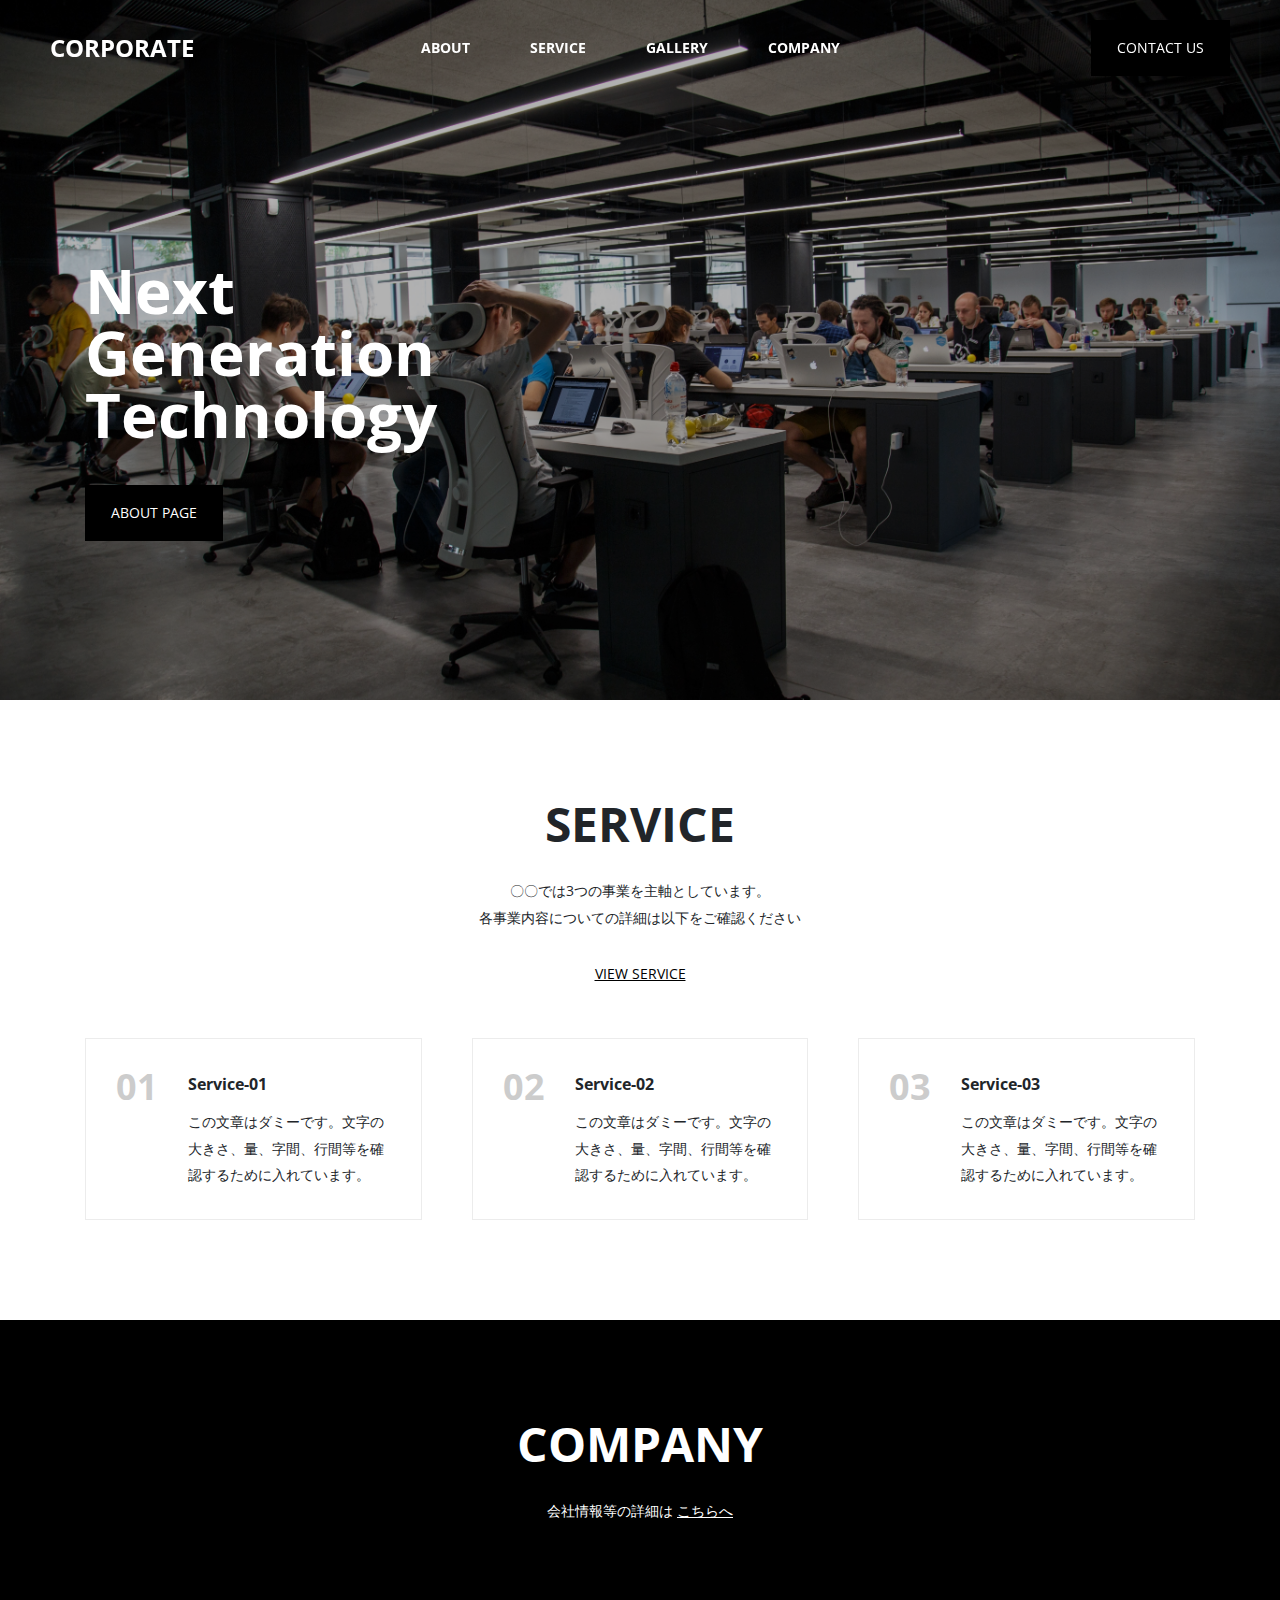
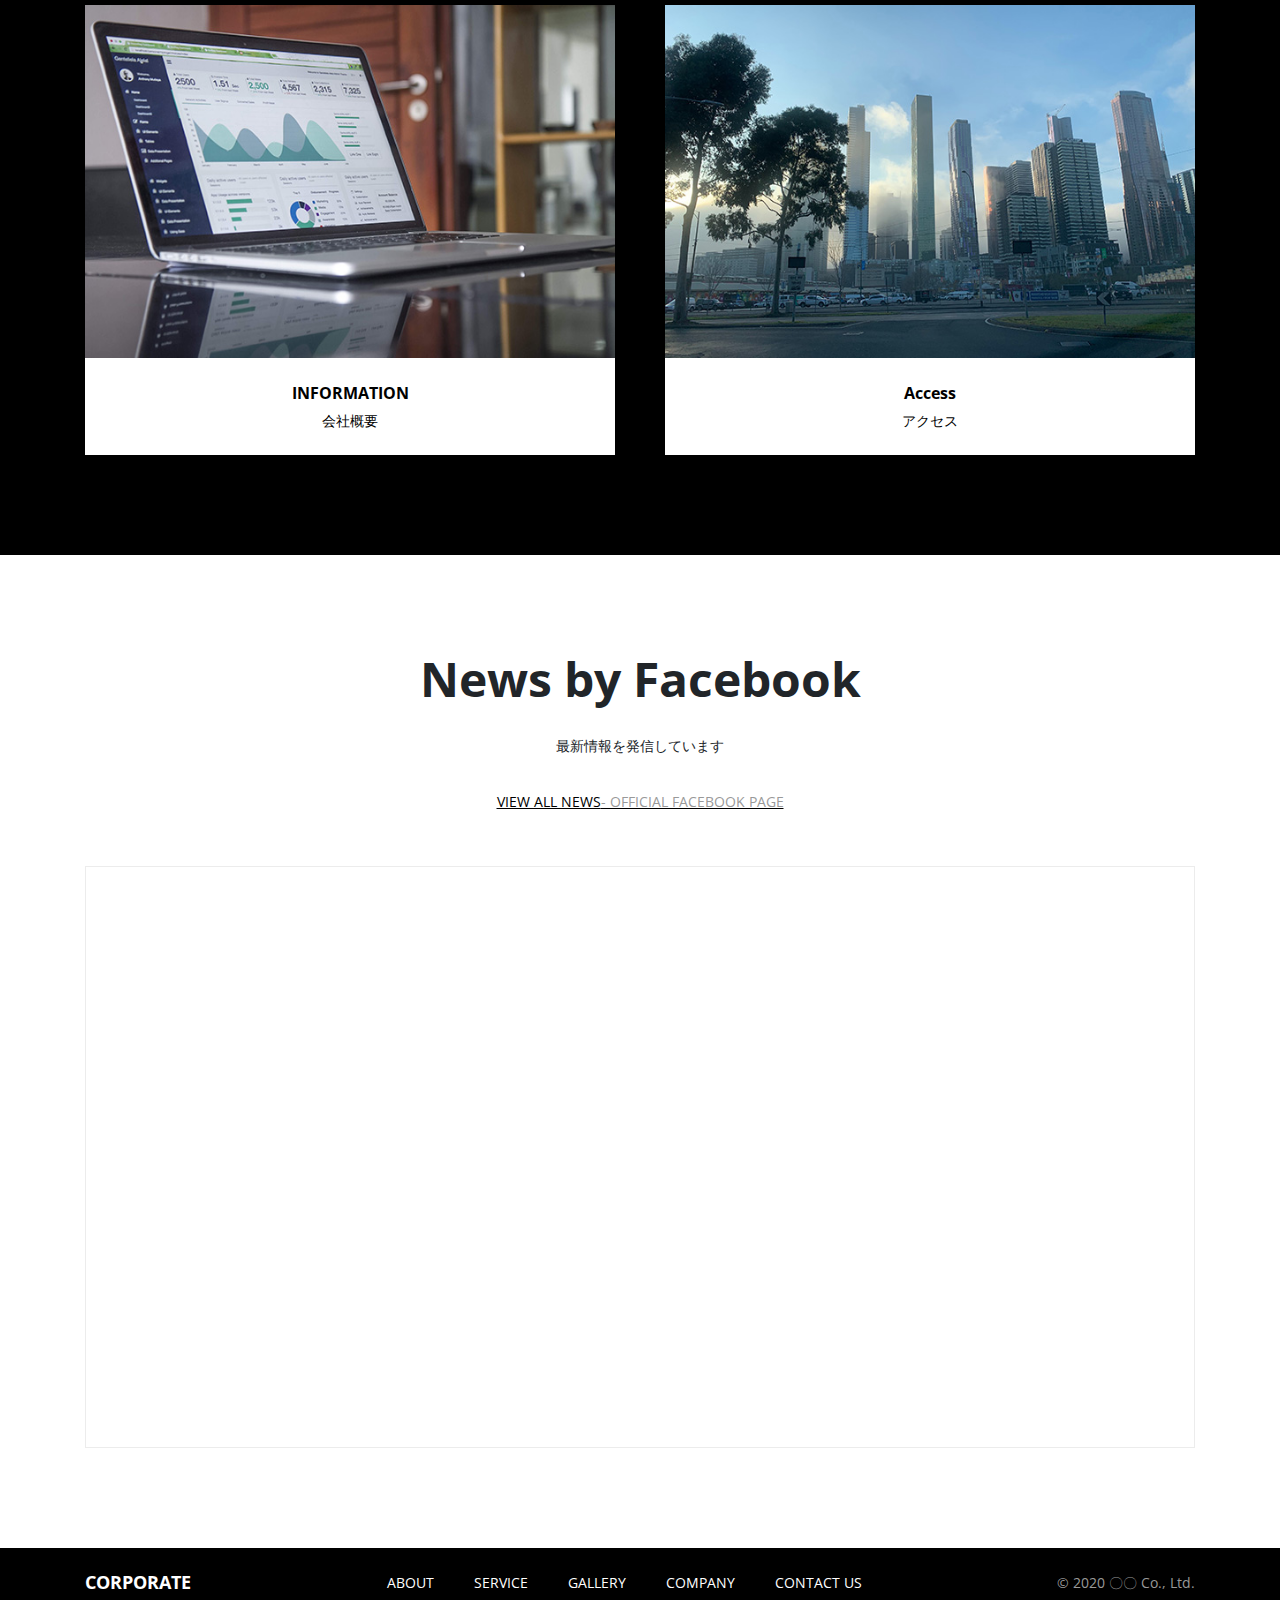
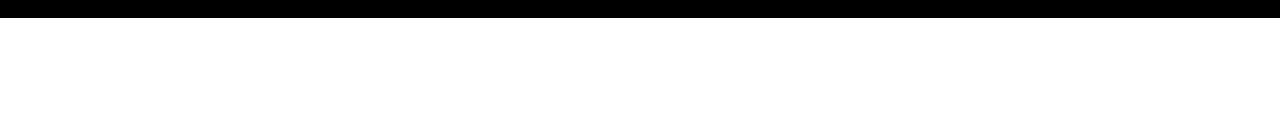
<file: index.html>
<!DOCTYPE html PUBLIC "-//W3C//DTD XHTML 1.0 Transitional//EN" "http://www.w3.org/TR/xhtml1/DTD/xhtml1-transitional.dtd">
<html>
  <head>
    <meta charset="UTF-8"/>
    <title>CORPORATE</title>
    <link rel="shortcut icon" href="/img/favicon.ico"/>
    <meta name="viewport" content="width=device-width"/>
    <meta name="description" content=""/>
    <meta name="keywords" content=""/>
    <meta name="format-detection" content="telephone=no"/>
    <meta property="og:title" content=""/>
    <meta property="og:description" content=""/>
    <meta property="og:url" content=""/>
    <meta property="og:type" content="website"/>
    <meta property="og:image" content=""/>
    <meta property="fb:app_id" content=""/>
    <link rel="stylesheet" href="./css/style.css"/>
  </head>
  <body class="header-on">
    <div class="global-header-desktop d-none d-lg-block py-2">
      <div class="row align-items-center justify-content-between no-gutters mx-5"><a class="logo text-xxl font-weight-bold" href="/">CORPORATE</a>
        <nav class="row"><a class="d-block px-3" href="about.html">ABOUT</a><a class="d-block px-3" href="service.html">SERVICE</a><a class="d-block px-3" href="gallery.html">GALLERY</a><a class="d-block px-3" href="company.html">COMPANY</a></nav><a class="btn btn-black" href="contact.html">CONTACT US</a>
      </div>
    </div>
    <div class="global-header d-lg-none">
      <div class="position-relative global-header-bar"><a class="global-header-logo font-weight-bold" href="/">CORPORATE</a>
        <button class="global-header-burger" id="burger"><span class="global-header-burger__icon"></span><span class="global-header-burger__icon"></span><span class="global-header-burger__icon"></span></button>
        <div class="global-header-nav">
          <div class="global-header-nav__content">
            <nav><a class="d-block px-3 text-white" href="about.html">ABOUT</a><a class="d-block px-3 text-white" href="service.html">SERVICE</a><a class="d-block px-3 text-white" href="gallery.html">GALLERY</a><a class="d-block px-3 text-white" href="company.html">COMPANY</a><a class="d-block px-3 text-white" href="contact.html">CONTACT</a></nav>
          </div>
        </div>
      </div>
    </div>
    <div class="jumbotron jumbotron-lg" style="background-image:url(img/index/jumbotron.jpg)">
      <div class="jumbotron__overlay">
        <div class="jumbotron__contents container">
          <h1 class="text-xxxxxl mb-4 mt-md-5 pt-md-5">Next<br/>Generation<br/>Technology</h1><a class="btn btn-black" href="about.html">ABOUT PAGE</a>
        </div>
      </div>
    </div>
    <section class="section py-4 py-md-7">
      <div class="container">
        <div class="section__header mb-5">
          <div class="text-center">
            <div class="text-xxxxl">SERVICE</div>
            <div class="text py-3">〇〇では3つの事業を主軸としています。<br/>各事業内容についての詳細は以下をご確認ください</div><a href="service.html">
              <u><span class="text-black">VIEW SERVICE</span></u></a>
          </div>
        </div>
        <div class="section__body">
          <div class="row gutter-lg">
            <div class="col-12 col-md-6 col-xl-4 mb-2 mb-md-5 mb-xl-0 row no-gutters">
              <div class="border w-100">
                <div class="p-3">
                  <div class="row no-gutters">
                    <div class="col-auto mr-3">
                      <div class="text-xxxl text-gray">01</div>
                    </div>
                    <div class="col">
                      <div class="text-lg mb-1 font-weight-bold">Service-01</div>
                      <p class="text mb-0">この文章はダミーです。文字の大きさ、量、字間、行間等を確認するために入れています。</p>
                    </div>
                  </div>
                </div>
              </div>
            </div>
            <div class="col-12 col-md-6 col-xl-4 mb-2 mb-md-5 mb-xl-0 row no-gutters">
              <div class="border w-100">
                <div class="p-3">
                  <div class="row no-gutters">
                    <div class="col-auto mr-3">
                      <div class="text-xxxl text-gray">02</div>
                    </div>
                    <div class="col">
                      <div class="text-lg mb-1 font-weight-bold">Service-02</div>
                      <p class="text mb-0">この文章はダミーです。文字の大きさ、量、字間、行間等を確認するために入れています。</p>
                    </div>
                  </div>
                </div>
              </div>
            </div>
            <div class="col-12 col-md-6 col-xl-4 mb-2 mb-md-0 mb-xl-0 row no-gutters">
              <div class="border w-100">
                <div class="p-3">
                  <div class="row no-gutters">
                    <div class="col-auto mr-3">
                      <div class="text-xxxl text-gray">03</div>
                    </div>
                    <div class="col">
                      <div class="text-lg mb-1 font-weight-bold">Service-03</div>
                      <p class="text mb-0">この文章はダミーです。文字の大きさ、量、字間、行間等を確認するために入れています。</p>
                    </div>
                  </div>
                </div>
              </div>
            </div>
          </div>
        </div>
      </div>
    </section>
    <section class="section py-4 py-md-7 bg-black text-white">
      <div class="container">
        <div class="section__header mb-5">
          <div class="text-center">
            <div class="text-xxxxl">COMPANY</div>
            <div class="text py-3">会社情報等の詳細は<a href="company.html">
                <u class="text-white">こちらへ</u></a></div>
          </div>
        </div>
        <div class="section__body">
          <div class="row gutter-lg">
            <div class="col-12 col-md-6 mb-2 mb-md-0">
              <div class="card border-0"><a href="company.html"><img class="card-img-top" src="img/index/company-01.jpg" alt="..."/>
                  <div class="card-body text-center">
                    <div class="text-lg font-weight-bold">INFORMATION</div>
                    <p class="card-text">会社概要</p>
                  </div></a></div>
            </div>
            <div class="col-12 col-md-6 mb-2 mb-md-0">
              <div class="card border-0"><a href="https://www.generation-eye.com/" target="_blank"><img class="card-img-top" src="img/index/company-02.jpg" alt="..."/>
                  <div class="card-body text-center text-black">
                    <div class="text-lg font-weight-bold">Access</div>
                    <p class="card-text">アクセス</p>
                  </div></a></div>
            </div>
          </div>
        </div>
      </div>
    </section>
    <section class="section py-4 py-md-7">
      <div class="container">
        <div class="section__header mb-md-5">
          <div class="text-center">
            <div class="text-xxxxl">News by Facebook</div>
            <div class="text py-3">最新情報を発信しています</div><a href="https://www.facebook.com/facebookappJapan/" target="_blank">
              <u><span class="text-black">VIEW ALL NEWS</span><span class="text-gray-dark-99">- OFFICIAL FACEBOOK PAGE</span></u></a>
          </div>
        </div>
        <div class="section__body d-none d-md-block">
          <div class="text-center p-4 border"><iframe src="https://www.facebook.com/plugins/page.php?href=https%3A%2F%2Fwww.facebook.com%2FfacebookappJapan%2F&tabs=timeline&width=500&heiht=500&small_header=false&adapt_container_width=true&hide_cover=false&show_facepile=true&appId=686663738013259" width="500" height="500" style="border:none;overflow:hidden" scrolling="no" frameborder="0" allowTransparency="true" allow="encrypted-media"></iframe></div>
        </div>
      </div>
    </section>
    <footer class="global-footer bg-black">
      <div class="container">
        <div class="global-footer__inner row align-items-center justify-content-center justify-content-md-between py-2 no-gutters">
          <h2 class="d-none d-md-flex text-xl font-weight-bold mb-0"><a class="text-white" href="/">CORPORATE</a></h2>
          <nav class="d-none d-md-flex text text-white row no-gutters justify-contents-center"><a class="d-block px-2 text-white" href="about.html">ABOUT</a><a class="d-block px-2 text-white" href="service.html">SERVICE</a><a class="d-block px-2 text-white" href="gallery.html">GALLERY</a><a class="d-block px-2 text-white" href="company.html">COMPANY</a><a class="d-block px-2 text-white" href="contact.html">CONTACT US</a></nav>
          <div class="text text-gray-dark-99">&copy; 2020 〇〇 Co., Ltd.</div>
        </div>
      </div>
    </footer>
    <script src="js/jquery-3.4.1.min.js"></script>
    <script src="js/common.js"></script>
  </body>
</html>
</file>
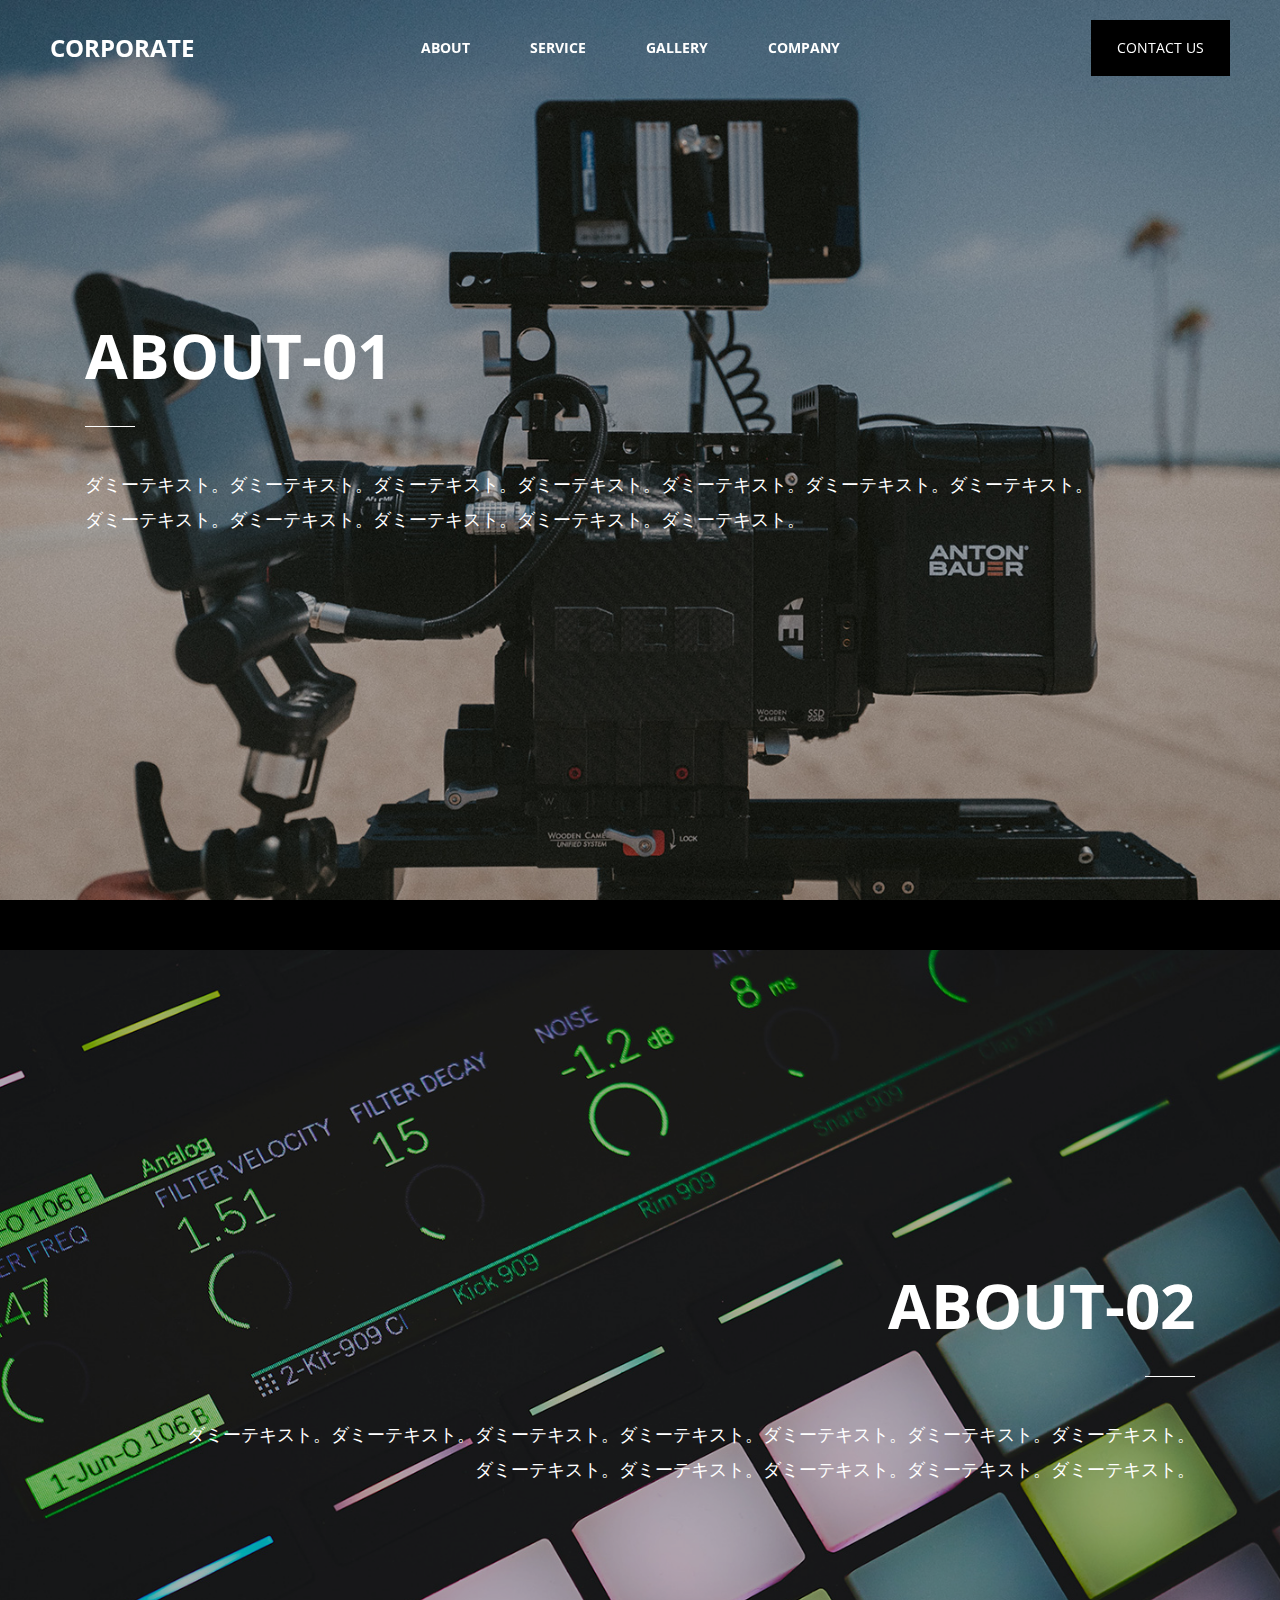
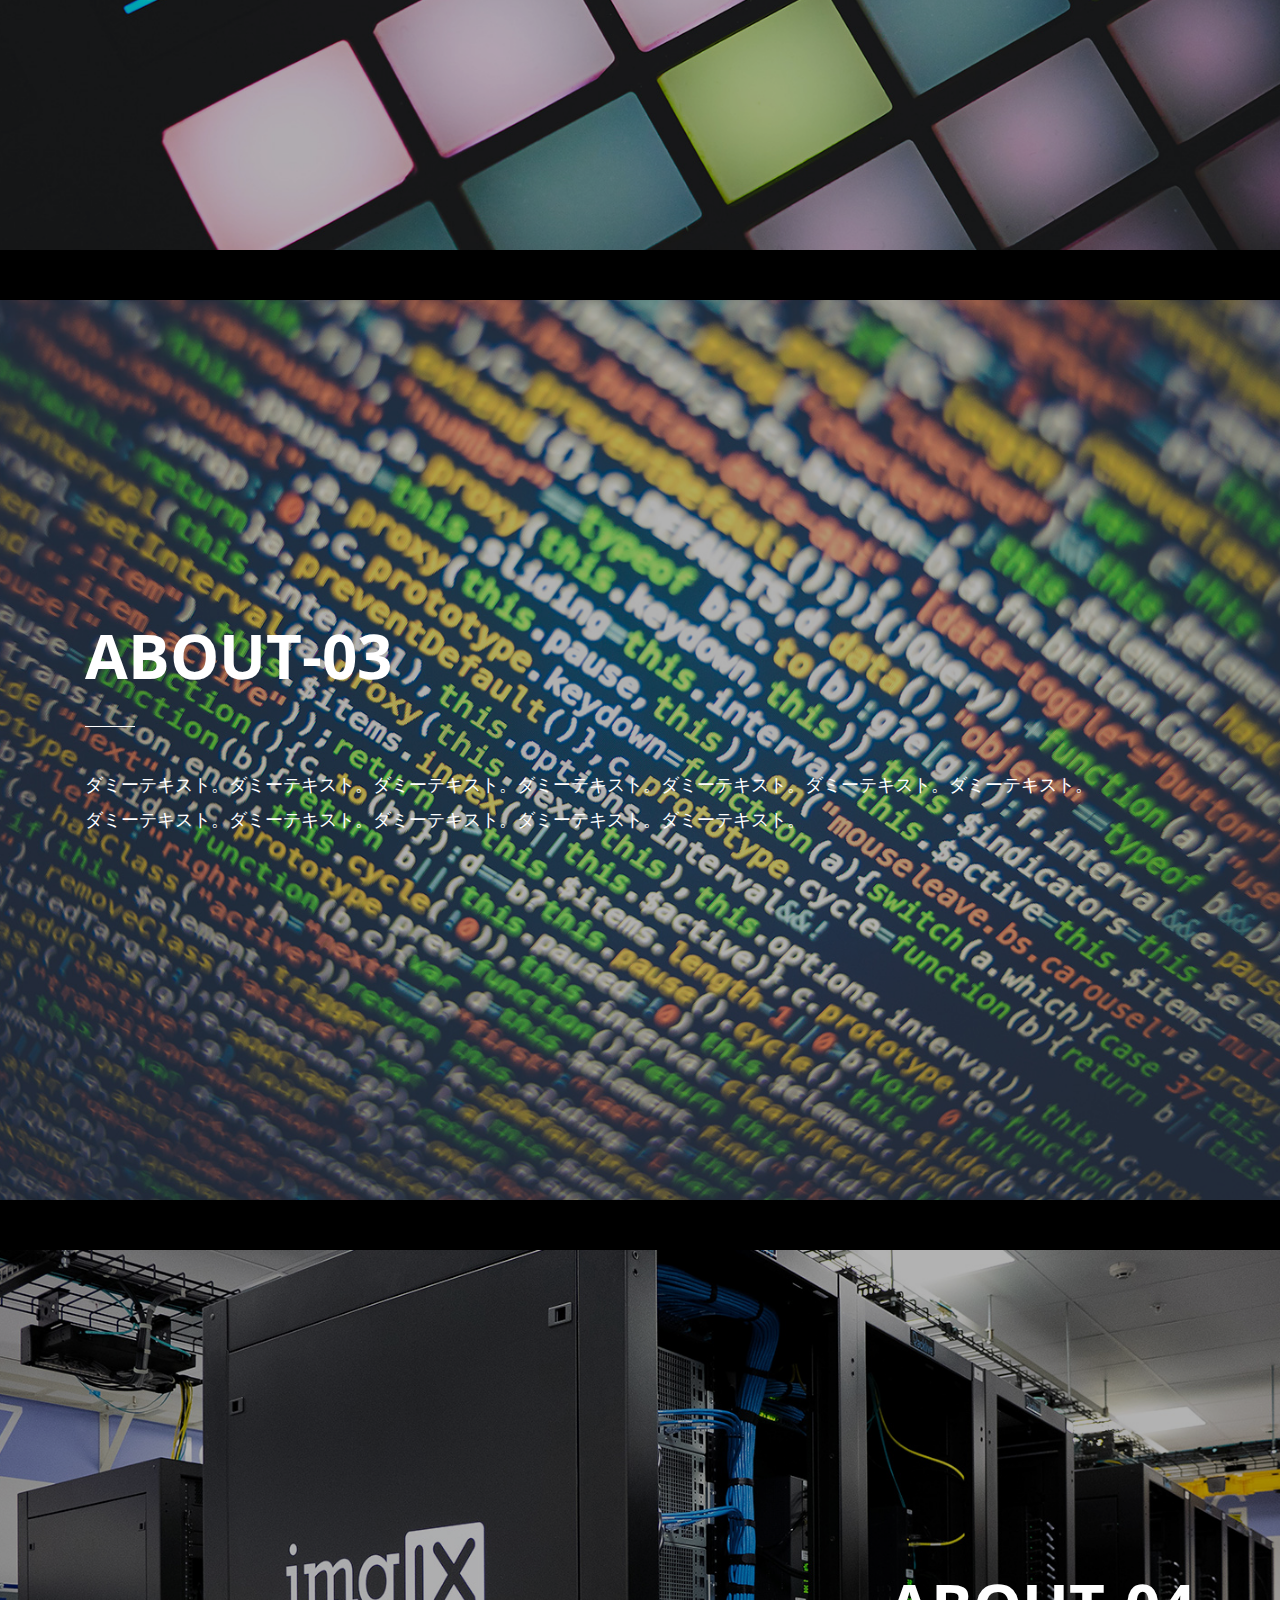
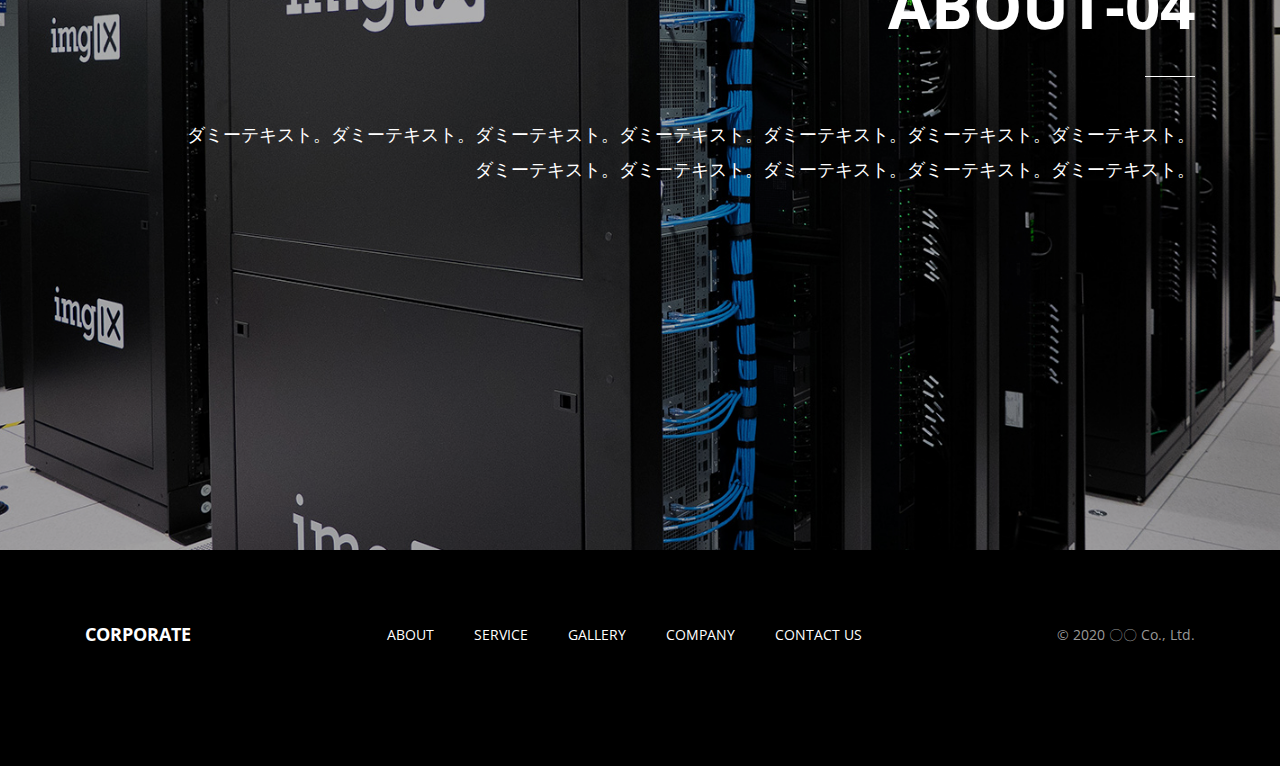
<file: about.html>
<!DOCTYPE html PUBLIC "-//W3C//DTD XHTML 1.0 Transitional//EN" "http://www.w3.org/TR/xhtml1/DTD/xhtml1-transitional.dtd">
<html>
  <head>
    <meta charset="UTF-8"/>
    <title>CORPORATE</title>
    <link rel="shortcut icon" href="/img/favicon.ico"/>
    <meta name="viewport" content="width=device-width"/>
    <meta name="description" content=""/>
    <meta name="keywords" content=""/>
    <meta name="format-detection" content="telephone=no"/>
    <meta property="og:title" content=""/>
    <meta property="og:description" content=""/>
    <meta property="og:url" content=""/>
    <meta property="og:type" content="website"/>
    <meta property="og:image" content=""/>
    <meta property="fb:app_id" content=""/>
    <link rel="stylesheet" href="./css/style.css"/>
  </head>
  <body class="bg-black header-on">
    <div class="global-header-desktop d-none d-lg-block py-2">
      <div class="row align-items-center justify-content-between no-gutters mx-5"><a class="logo text-xxl font-weight-bold" href="/">CORPORATE</a>
        <nav class="row"><a class="d-block px-3" href="about.html">ABOUT</a><a class="d-block px-3" href="service.html">SERVICE</a><a class="d-block px-3" href="gallery.html">GALLERY</a><a class="d-block px-3" href="company.html">COMPANY</a></nav><a class="btn btn-black" href="contact.html">CONTACT US</a>
      </div>
    </div>
    <div class="global-header d-lg-none">
      <div class="position-relative global-header-bar"><a class="global-header-logo font-weight-bold" href="/">CORPORATE</a>
        <button class="global-header-burger" id="burger"><span class="global-header-burger__icon"></span><span class="global-header-burger__icon"></span><span class="global-header-burger__icon"></span></button>
        <div class="global-header-nav">
          <div class="global-header-nav__content">
            <nav><a class="d-block px-3 text-white" href="about.html">ABOUT</a><a class="d-block px-3 text-white" href="service.html">SERVICE</a><a class="d-block px-3 text-white" href="gallery.html">GALLERY</a><a class="d-block px-3 text-white" href="company.html">COMPANY</a><a class="d-block px-3 text-white" href="contact.html">CONTACT</a></nav>
          </div>
        </div>
      </div>
    </div>
    <div class="mb-5">
      <div class="jumbotron jumbotron-xl" style="background-image:url(img/about/jumbotron-01.jpg)">
        <div class="jumbotron__overlay">
          <div class="jumbotron__contents container">
            <h1 class="text-xxxxxl mb-4">ABOUT-01</h1>
            <div class="text-left mb-4">
              <div class="hr-white"></div>
            </div>
            <div class="text-xl mb-4">ダミーテキスト。ダミーテキスト。ダミーテキスト。ダミーテキスト。ダミーテキスト。ダミーテキスト。ダミーテキスト。<br/>ダミーテキスト。ダミーテキスト。ダミーテキスト。ダミーテキスト。ダミーテキスト。</div>
          </div>
        </div>
      </div>
    </div>
    <div class="mb-5">
      <div class="jumbotron jumbotron-xl mb-5" style="background-image:url(img/about/jumbotron-02.jpg)">
        <div class="jumbotron__overlay">
          <div class="jumbotron__contents container text-md-right">
            <h1 class="text-xxxxxl mb-4">ABOUT-02</h1>
            <div class="text-left text-md-right mb-4">
              <div class="hr-white"></div>
            </div>
            <div class="text-xl mb-4">ダミーテキスト。ダミーテキスト。ダミーテキスト。ダミーテキスト。ダミーテキスト。ダミーテキスト。ダミーテキスト。<br/>ダミーテキスト。ダミーテキスト。ダミーテキスト。ダミーテキスト。ダミーテキスト。</div>
          </div>
        </div>
      </div>
    </div>
    <div class="mb-5">
      <div class="jumbotron jumbotron-xl" style="background-image:url(img/about/jumbotron-03.jpg)">
        <div class="jumbotron__overlay">
          <div class="jumbotron__contents container">
            <h1 class="text-xxxxxl mb-4">ABOUT-03</h1>
            <div class="text-left mb-4">
              <div class="hr-white"></div>
            </div>
            <div class="text-xl mb-4">ダミーテキスト。ダミーテキスト。ダミーテキスト。ダミーテキスト。ダミーテキスト。ダミーテキスト。ダミーテキスト。<br/>ダミーテキスト。ダミーテキスト。ダミーテキスト。ダミーテキスト。ダミーテキスト。</div>
          </div>
        </div>
      </div>
    </div>
    <div class="mb-5">
      <div class="jumbotron jumbotron-xl mb-5" style="background-image:url(img/about/jumbotron-04.jpg)">
        <div class="jumbotron__overlay">
          <div class="jumbotron__contents container text-md-right">
            <h1 class="text-xxxxxl mb-4">ABOUT-04</h1>
            <div class="text-left text-md-right mb-4">
              <div class="hr-white"></div>
            </div>
            <div class="text-xl mb-4">ダミーテキスト。ダミーテキスト。ダミーテキスト。ダミーテキスト。ダミーテキスト。ダミーテキスト。ダミーテキスト。<br/>ダミーテキスト。ダミーテキスト。ダミーテキスト。ダミーテキスト。ダミーテキスト。</div>
          </div>
        </div>
      </div>
    </div>
    <footer class="global-footer bg-black">
      <div class="container">
        <div class="global-footer__inner row align-items-center justify-content-center justify-content-md-between py-2 no-gutters">
          <h2 class="d-none d-md-flex text-xl font-weight-bold mb-0"><a class="text-white" href="/">CORPORATE</a></h2>
          <nav class="d-none d-md-flex text text-white row no-gutters justify-contents-center"><a class="d-block px-2 text-white" href="about.html">ABOUT</a><a class="d-block px-2 text-white" href="service.html">SERVICE</a><a class="d-block px-2 text-white" href="gallery.html">GALLERY</a><a class="d-block px-2 text-white" href="company.html">COMPANY</a><a class="d-block px-2 text-white" href="contact.html">CONTACT US</a></nav>
          <div class="text text-gray-dark-99">&copy; 2020 〇〇 Co., Ltd.</div>
        </div>
      </div>
    </footer>
    <script src="js/jquery-3.4.1.min.js"></script>
    <script src="js/common.js"></script>
  </body>
</html>
</file>
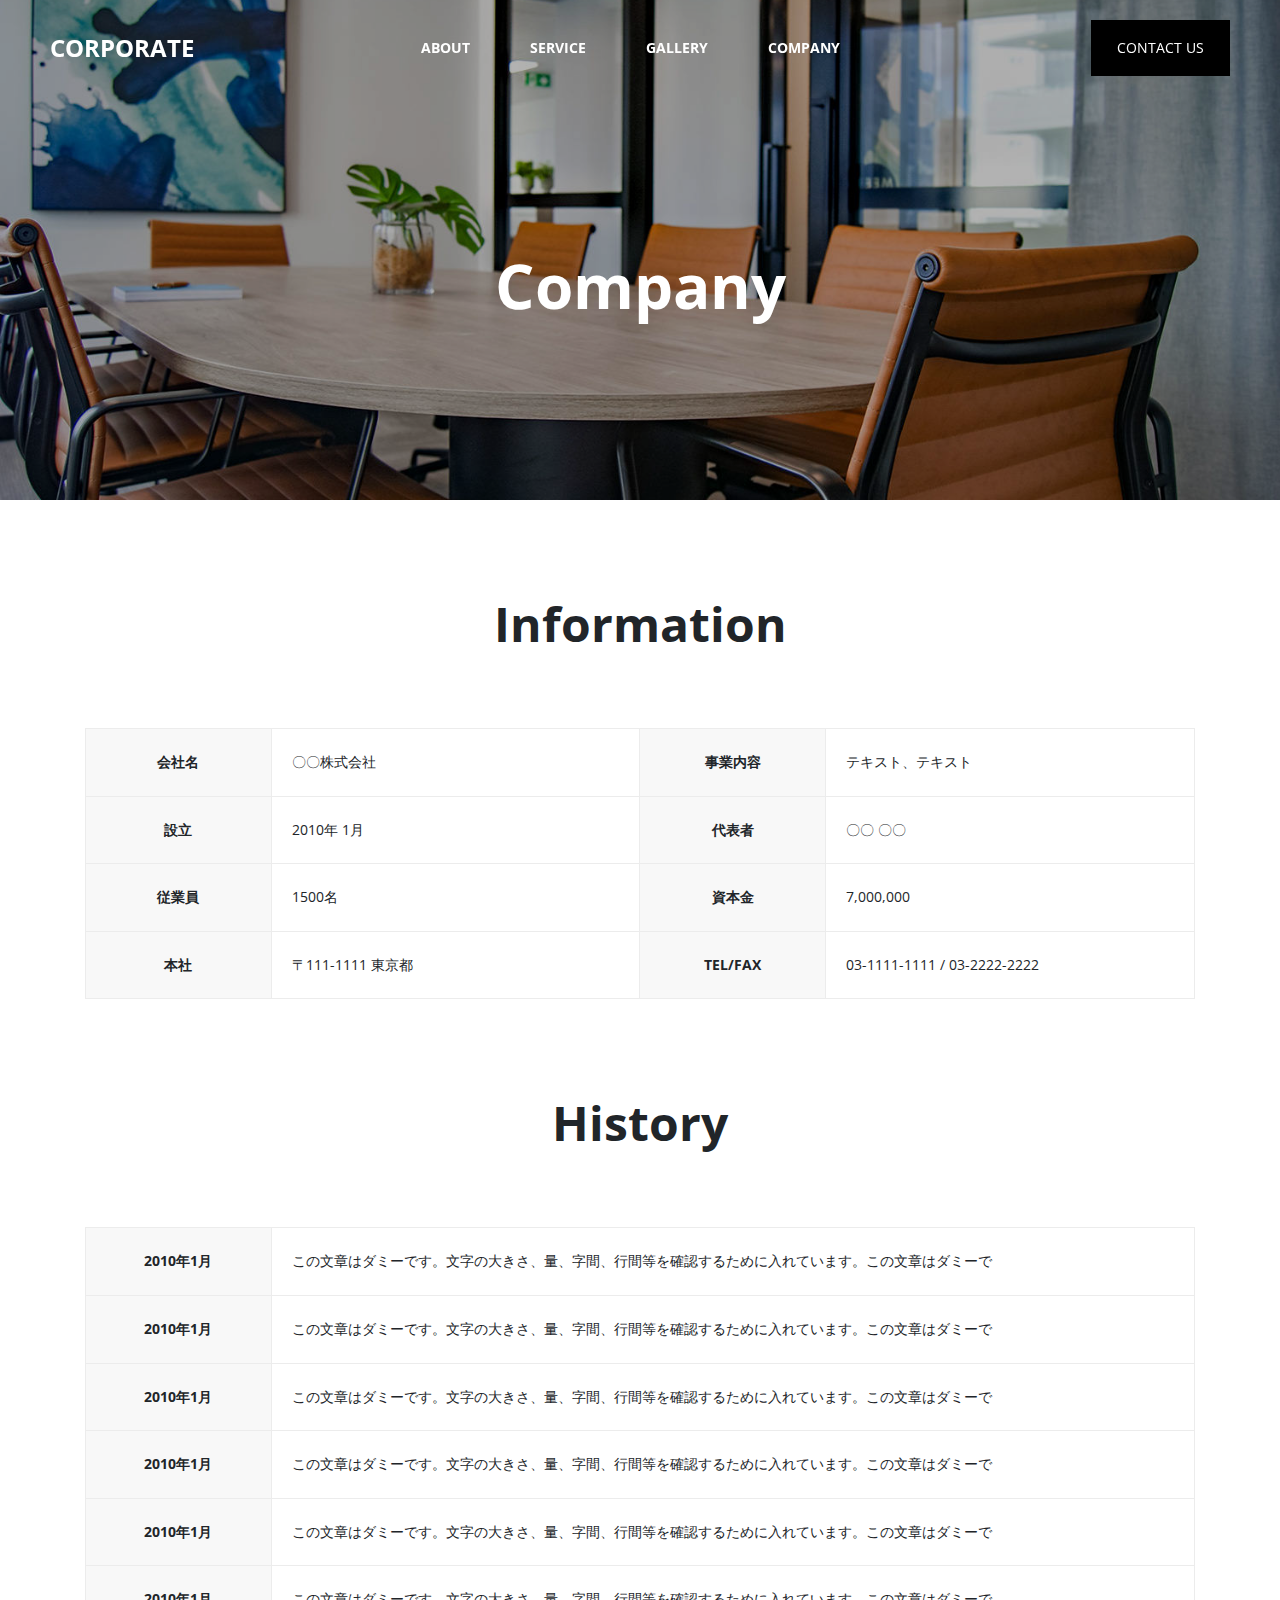
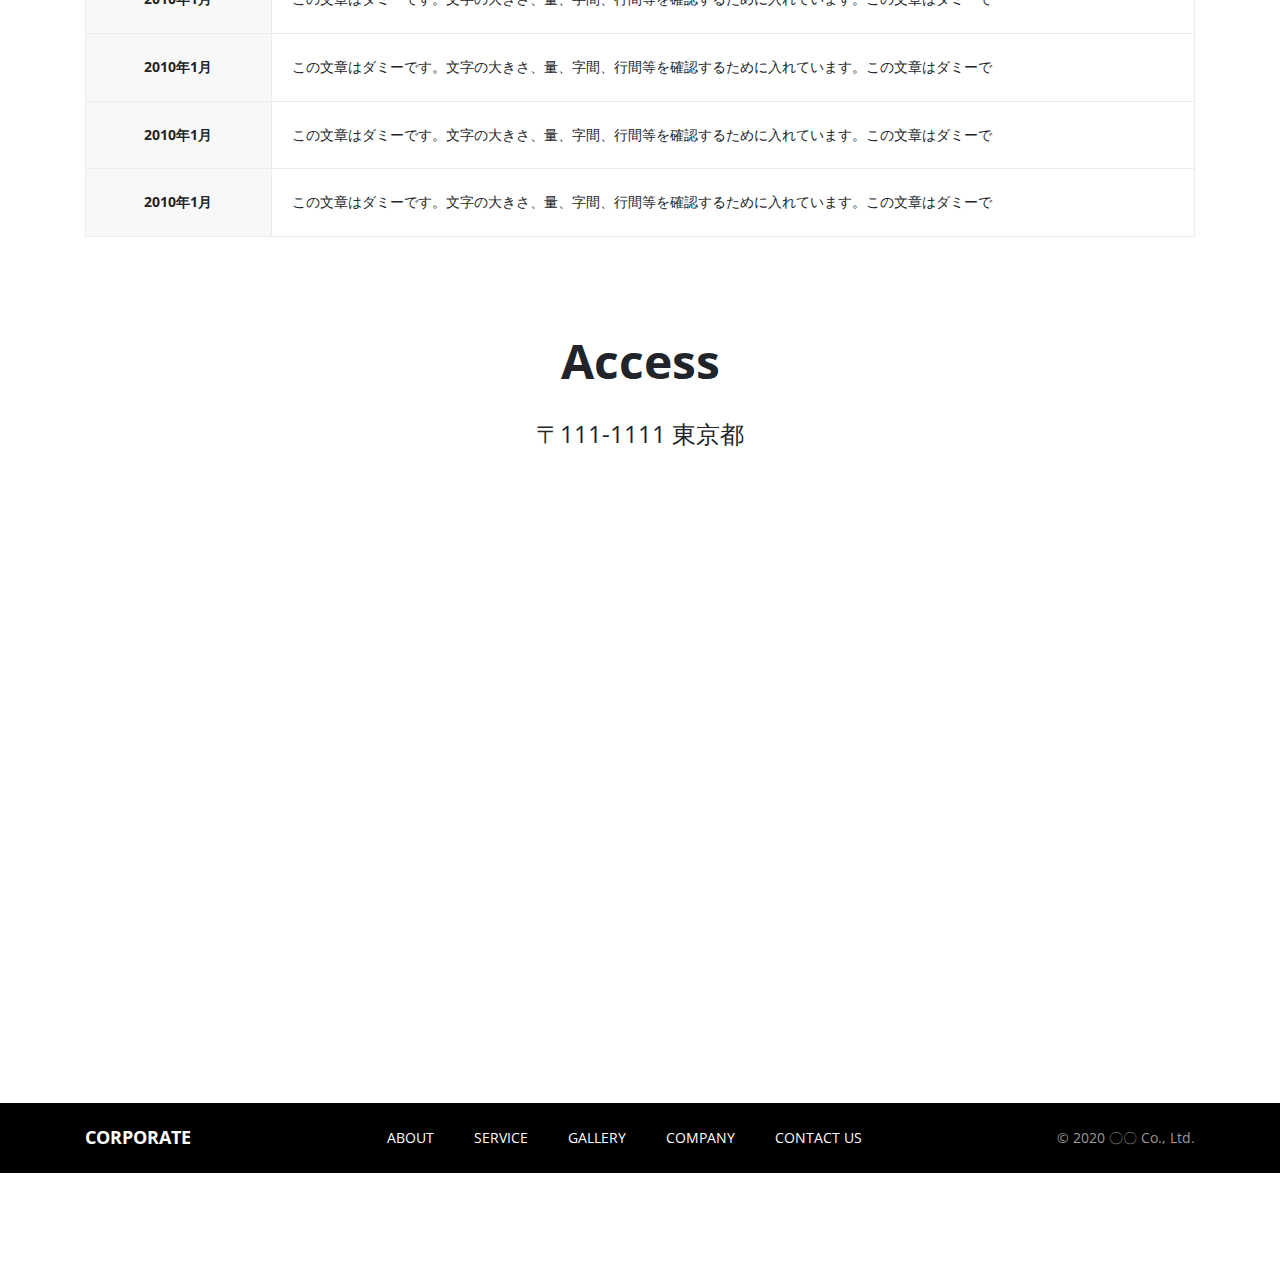
<file: company.html>
<!DOCTYPE html PUBLIC "-//W3C//DTD XHTML 1.0 Transitional//EN" "http://www.w3.org/TR/xhtml1/DTD/xhtml1-transitional.dtd">
<html>
  <head>
    <meta charset="UTF-8"/>
    <title>CORPORATE</title>
    <link rel="shortcut icon" href="/img/favicon.ico"/>
    <meta name="viewport" content="width=device-width"/>
    <meta name="description" content=""/>
    <meta name="keywords" content=""/>
    <meta name="format-detection" content="telephone=no"/>
    <meta property="og:title" content=""/>
    <meta property="og:description" content=""/>
    <meta property="og:url" content=""/>
    <meta property="og:type" content="website"/>
    <meta property="og:image" content=""/>
    <meta property="fb:app_id" content=""/>
    <link rel="stylesheet" href="./css/style.css"/>
  </head>
  <body class="header-on">
    <div class="global-header-desktop d-none d-lg-block py-2">
      <div class="row align-items-center justify-content-between no-gutters mx-5"><a class="logo text-xxl font-weight-bold" href="/">CORPORATE</a>
        <nav class="row"><a class="d-block px-3" href="about.html">ABOUT</a><a class="d-block px-3" href="service.html">SERVICE</a><a class="d-block px-3" href="gallery.html">GALLERY</a><a class="d-block px-3" href="company.html">COMPANY</a></nav><a class="btn btn-black" href="contact.html">CONTACT US</a>
      </div>
    </div>
    <div class="global-header d-lg-none">
      <div class="position-relative global-header-bar"><a class="global-header-logo font-weight-bold" href="/">CORPORATE</a>
        <button class="global-header-burger" id="burger"><span class="global-header-burger__icon"></span><span class="global-header-burger__icon"></span><span class="global-header-burger__icon"></span></button>
        <div class="global-header-nav">
          <div class="global-header-nav__content">
            <nav><a class="d-block px-3 text-white" href="about.html">ABOUT</a><a class="d-block px-3 text-white" href="service.html">SERVICE</a><a class="d-block px-3 text-white" href="gallery.html">GALLERY</a><a class="d-block px-3 text-white" href="company.html">COMPANY</a><a class="d-block px-3 text-white" href="contact.html">CONTACT</a></nav>
          </div>
        </div>
      </div>
    </div>
    <div class="jumbotron" style="background-image:url(img/company/jumbotron.jpg)">
      <div class="jumbotron__overlay">
        <div class="jumbotron__contents container">
          <h1 class="text-xxxxxl mb-3 mt-sm-5 pt-sm-5 text-center">Company</h1>
        </div>
      </div>
    </div>
    <section class="section pt-4 pt-md-7">
      <div class="container">
        <div class="section__header mb-3 mb-md-6">
          <div class="text-center">
            <div class="text-xxxxl">Information</div>
          </div>
        </div>
        <div class="section__body">
          <div class="row no-gutters atos-list">
            <div class="col-12 col-md-2 bg-gray-light-f8 p-1 p-md-2 dt">
              <div>会社名</div>
            </div>
            <div class="col-12 col-md-4 p-1 p-md-2 dd mb-2 mb-md-0">
              <div>〇〇株式会社</div>
            </div>
            <div class="col-12 col-md-2 bg-gray-light-f8 p-1 p-md-2 dt">
              <div>事業内容</div>
            </div>
            <div class="col-12 col-md-4 p-1 p-md-2 dd mb-2 mb-md-0">
              <div>テキスト、テキスト</div>
            </div>
            <div class="col-12 col-md-2 bg-gray-light-f8 p-1 p-md-2 dt">
              <div>設立</div>
            </div>
            <div class="col-12 col-md-4 p-1 p-md-2 dd mb-2 mb-md-0">
              <div>2010年 1月</div>
            </div>
            <div class="col-12 col-md-2 bg-gray-light-f8 p-1 p-md-2 dt">
              <div>代表者</div>
            </div>
            <div class="col-12 col-md-4 p-1 p-md-2 dd mb-2 mb-md-0">
              <div>〇〇 〇〇</div>
            </div>
            <div class="col-12 col-md-2 bg-gray-light-f8 p-1 p-md-2 dt">
              <div>従業員</div>
            </div>
            <div class="col-12 col-md-4 p-1 p-md-2 dd mb-2 mb-md-0">
              <div>1500名</div>
            </div>
            <div class="col-12 col-md-2 bg-gray-light-f8 p-1 p-md-2 dt">
              <div>資本金</div>
            </div>
            <div class="col-12 col-md-4 p-1 p-md-2 dd mb-2 mb-md-0">
              <div>7,000,000</div>
            </div>
            <div class="col-12 col-md-2 bg-gray-light-f8 p-1 p-md-2 dt">
              <div>本社</div>
            </div>
            <div class="col-12 col-md-4 p-1 p-md-2 dd mb-2 mb-md-0">
              <div>〒111-1111 東京都</div>
            </div>
            <div class="col-12 col-md-2 bg-gray-light-f8 p-1 p-md-2 dt">
              <div>TEL/FAX</div>
            </div>
            <div class="col-12 col-md-4 p-1 p-md-2 dd mb-2 mb-md-0">
              <div>03-1111-1111 / 03-2222-2222</div>
            </div>
          </div>
        </div>
      </div>
    </section>
    <section class="section pt-4 pt-md-7">
      <div class="container">
        <div class="section__header mb-3 mb-md-6">
          <div class="text-center">
            <div class="text-xxxxl">History</div>
          </div>
        </div>
        <div class="section__body">
          <div class="row no-gutters atos-list">
            <div class="col-12 col-md-2 bg-gray-light-f8 p-1 p-md-2 dt">2010年1月</div>
            <div class="col-12 col-md-10 p-1 p-md-2 dd mb-2 mb-md-0">この文章はダミーです。文字の大きさ、量、字間、行間等を確認するために入れています。この文章はダミーで</div>
            <div class="col-12 col-md-2 bg-gray-light-f8 p-1 p-md-2 dt">2010年1月</div>
            <div class="col-12 col-md-10 p-1 p-md-2 dd mb-2 mb-md-0">この文章はダミーです。文字の大きさ、量、字間、行間等を確認するために入れています。この文章はダミーで</div>
            <div class="col-12 col-md-2 bg-gray-light-f8 p-1 p-md-2 dt">2010年1月</div>
            <div class="col-12 col-md-10 p-1 p-md-2 dd mb-2 mb-md-0">この文章はダミーです。文字の大きさ、量、字間、行間等を確認するために入れています。この文章はダミーで</div>
            <div class="col-12 col-md-2 bg-gray-light-f8 p-1 p-md-2 dt">2010年1月</div>
            <div class="col-12 col-md-10 p-1 p-md-2 dd mb-2 mb-md-0">この文章はダミーです。文字の大きさ、量、字間、行間等を確認するために入れています。この文章はダミーで</div>
            <div class="col-12 col-md-2 bg-gray-light-f8 p-1 p-md-2 dt">2010年1月</div>
            <div class="col-12 col-md-10 p-1 p-md-2 dd mb-2 mb-md-0">この文章はダミーです。文字の大きさ、量、字間、行間等を確認するために入れています。この文章はダミーで</div>
            <div class="col-12 col-md-2 bg-gray-light-f8 p-1 p-md-2 dt">2010年1月</div>
            <div class="col-12 col-md-10 p-1 p-md-2 dd mb-2 mb-md-0">この文章はダミーです。文字の大きさ、量、字間、行間等を確認するために入れています。この文章はダミーで</div>
            <div class="col-12 col-md-2 bg-gray-light-f8 p-1 p-md-2 dt">2010年1月</div>
            <div class="col-12 col-md-10 p-1 p-md-2 dd mb-2 mb-md-0">この文章はダミーです。文字の大きさ、量、字間、行間等を確認するために入れています。この文章はダミーで</div>
            <div class="col-12 col-md-2 bg-gray-light-f8 p-1 p-md-2 dt">2010年1月</div>
            <div class="col-12 col-md-10 p-1 p-md-2 dd mb-2 mb-md-0">この文章はダミーです。文字の大きさ、量、字間、行間等を確認するために入れています。この文章はダミーで</div>
            <div class="col-12 col-md-2 bg-gray-light-f8 p-1 p-md-2 dt">2010年1月</div>
            <div class="col-12 col-md-10 p-1 p-md-2 dd mb-2 mb-md-0">この文章はダミーです。文字の大きさ、量、字間、行間等を確認するために入れています。この文章はダミーで</div>
          </div>
        </div>
      </div>
    </section>
    <section class="section py-4 py-md-7">
      <div class="container">
        <div class="section__header mb-3 mb-md-5">
          <div class="text-center">
            <div class="text-xxxxl mb-3">Access</div>
            <div class="text-xxl lh-16">〒111-1111 東京都</div>
          </div>
        </div>
        <div class="section__body"><iframe src="https://www.google.com/maps/embed?pb=!1m18!1m12!1m3!1d3241.7479754683745!2d139.74324421651644!3d35.65858048019946!2m3!1f0!2f0!3f0!3m2!1i1024!2i768!4f13.1!3m3!1m2!1s0x60188bbd9009ec09%3A0x481a93f0d2a409dd!2z5p2x5Lqs44K_44Ov44O8!5e0!3m2!1sja!2sjp!4v1590458168190!5m2!1sja!2sjp" width="100%" height="500" frameborder="0" style="border:0;" allowfullscreen="" aria-hidden="false" tabindex="0"></iframe></div>
      </div>
    </section>
    <footer class="global-footer bg-black">
      <div class="container">
        <div class="global-footer__inner row align-items-center justify-content-center justify-content-md-between py-2 no-gutters">
          <h2 class="d-none d-md-flex text-xl font-weight-bold mb-0"><a class="text-white" href="/">CORPORATE</a></h2>
          <nav class="d-none d-md-flex text text-white row no-gutters justify-contents-center"><a class="d-block px-2 text-white" href="about.html">ABOUT</a><a class="d-block px-2 text-white" href="service.html">SERVICE</a><a class="d-block px-2 text-white" href="gallery.html">GALLERY</a><a class="d-block px-2 text-white" href="company.html">COMPANY</a><a class="d-block px-2 text-white" href="contact.html">CONTACT US</a></nav>
          <div class="text text-gray-dark-99">&copy; 2020 〇〇 Co., Ltd.</div>
        </div>
      </div>
    </footer>
    <script src="js/swiper.min.js"></script>
    <script src="js/micromodal.min.js"></script>
    <script>MicroModal.init();</script>
    <script>
      var itemSlide = new Swiper('.item-keyvisual', {
        navigation: {
          nextEl: '.swiper-button-next',
          prevEl: '.swiper-button-prev',
        },
        pagination: {
          el: '.swiper-pagination',
        },
      });
    </script>
    <script src="js/jquery-3.4.1.min.js"></script>
    <script src="js/common.js"></script>
  </body>
</html>
</file>
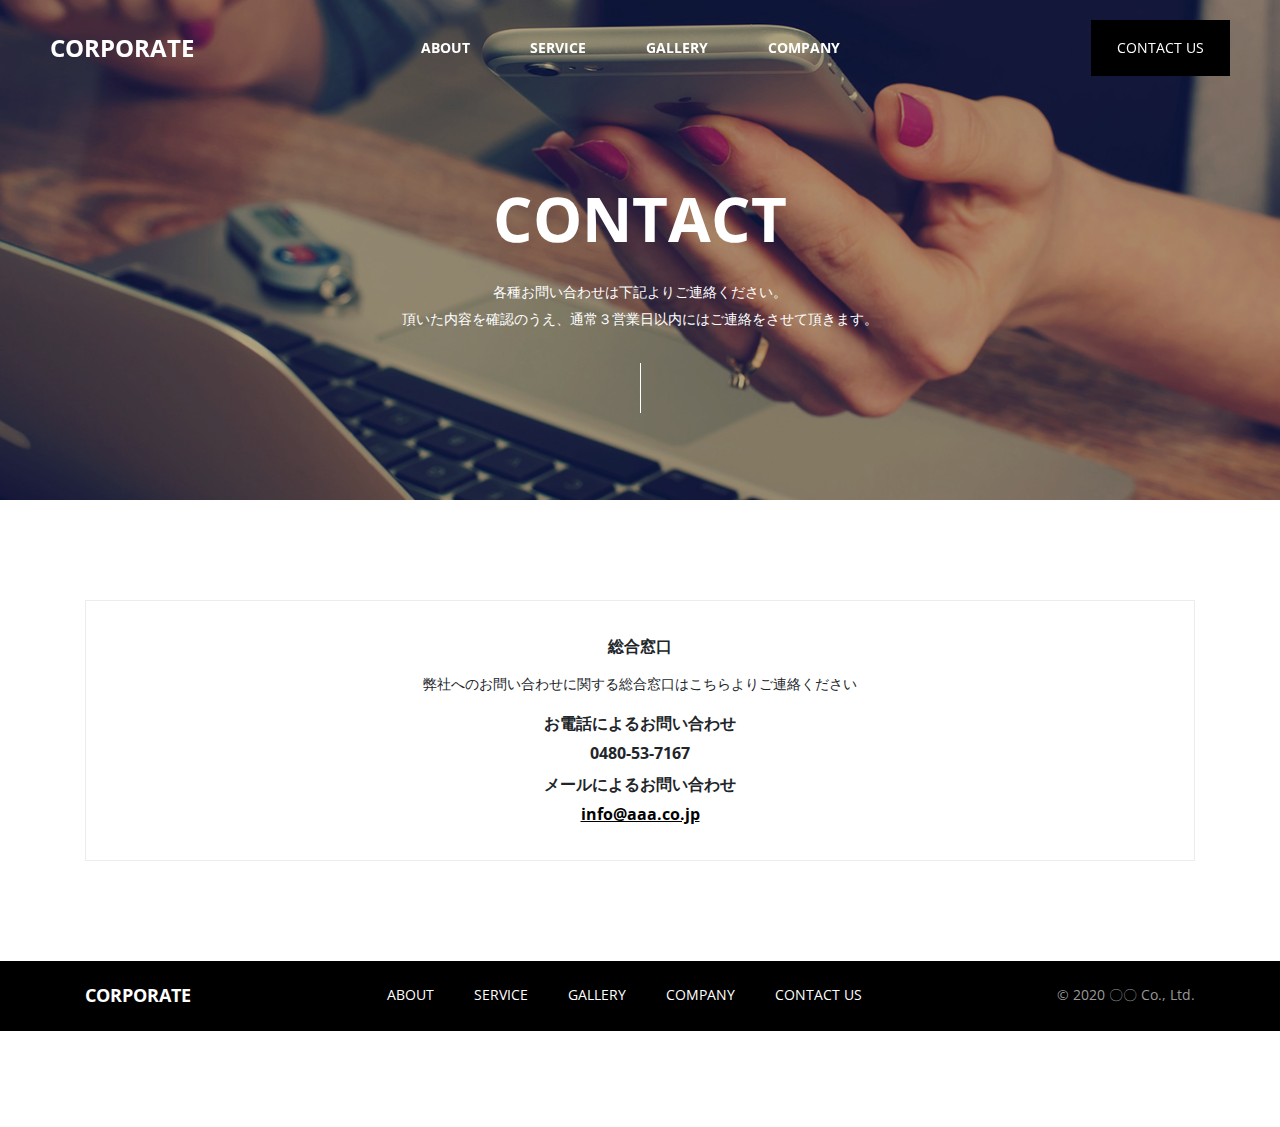
<file: contact.html>
<!DOCTYPE html PUBLIC "-//W3C//DTD XHTML 1.0 Transitional//EN" "http://www.w3.org/TR/xhtml1/DTD/xhtml1-transitional.dtd">
<html>
  <head>
    <meta charset="UTF-8"/>
    <title>CORPORATE</title>
    <link rel="shortcut icon" href="/img/favicon.ico"/>
    <meta name="viewport" content="width=device-width"/>
    <meta name="description" content=""/>
    <meta name="keywords" content=""/>
    <meta name="format-detection" content="telephone=no"/>
    <meta property="og:title" content=""/>
    <meta property="og:description" content=""/>
    <meta property="og:url" content=""/>
    <meta property="og:type" content="website"/>
    <meta property="og:image" content=""/>
    <meta property="fb:app_id" content=""/>
    <link rel="stylesheet" href="./css/style.css"/>
  </head>
  <body class="header-on">
    <div class="global-header-desktop d-none d-lg-block py-2">
      <div class="row align-items-center justify-content-between no-gutters mx-5"><a class="logo text-xxl font-weight-bold" href="/">CORPORATE</a>
        <nav class="row"><a class="d-block px-3" href="about.html">ABOUT</a><a class="d-block px-3" href="service.html">SERVICE</a><a class="d-block px-3" href="gallery.html">GALLERY</a><a class="d-block px-3" href="company.html">COMPANY</a></nav><a class="btn btn-black" href="contact.html">CONTACT US</a>
      </div>
    </div>
    <div class="global-header d-lg-none">
      <div class="position-relative global-header-bar"><a class="global-header-logo font-weight-bold" href="/">CORPORATE</a>
        <button class="global-header-burger" id="burger"><span class="global-header-burger__icon"></span><span class="global-header-burger__icon"></span><span class="global-header-burger__icon"></span></button>
        <div class="global-header-nav">
          <div class="global-header-nav__content">
            <nav><a class="d-block px-3 text-white" href="about.html">ABOUT</a><a class="d-block px-3 text-white" href="service.html">SERVICE</a><a class="d-block px-3 text-white" href="gallery.html">GALLERY</a><a class="d-block px-3 text-white" href="company.html">COMPANY</a><a class="d-block px-3 text-white" href="contact.html">CONTACT</a></nav>
          </div>
        </div>
      </div>
    </div>
    <div class="jumbotron" style="background-image:url(img/contact/jumbotron.jpg)">
      <div class="jumbotron__overlay">
        <div class="jumbotron__contents container">
          <h1 class="text-xxxxxl mb-3 mt-sm-5 pt-sm-5 text-center">CONTACT</h1>
          <div class="text-center mb-3">各種お問い合わせは下記よりご連絡ください。<br/>頂いた内容を確認のうえ、通常３営業日以内にはご連絡をさせて頂きます。</div>
          <div class="hr-white-90"></div>
        </div>
      </div>
    </div>
    <section class="section py-4 py-md-7">
      <div class="container">
        <div class="section__body">
          <div class="border p-3 text-center">
            <div class="row no-gutters">
              <div class="col">
                <div class="text-lg mb-1 font-weight-bold">総合窓口</div>
                <p class="text mb-1">弊社へのお問い合わせに関する総合窓口はこちらよりご連絡ください</p>
                <div class="text-lg font-weight-bold">お電話によるお問い合わせ<br/>0480-53-7167</div>
                <div class="text-lg font-weight-bold">メールによるお問い合わせ<br/><a href="">
                    <u>info@aaa.co.jp</u></a></div>
              </div>
            </div>
          </div>
        </div>
      </div>
    </section>
    <footer class="global-footer bg-black">
      <div class="container">
        <div class="global-footer__inner row align-items-center justify-content-center justify-content-md-between py-2 no-gutters">
          <h2 class="d-none d-md-flex text-xl font-weight-bold mb-0"><a class="text-white" href="/">CORPORATE</a></h2>
          <nav class="d-none d-md-flex text text-white row no-gutters justify-contents-center"><a class="d-block px-2 text-white" href="about.html">ABOUT</a><a class="d-block px-2 text-white" href="service.html">SERVICE</a><a class="d-block px-2 text-white" href="gallery.html">GALLERY</a><a class="d-block px-2 text-white" href="company.html">COMPANY</a><a class="d-block px-2 text-white" href="contact.html">CONTACT US</a></nav>
          <div class="text text-gray-dark-99">&copy; 2020 〇〇 Co., Ltd.</div>
        </div>
      </div>
    </footer>
    <script src="js/swiper.min.js"></script>
    <script src="js/micromodal.min.js"></script>
    <script>MicroModal.init();</script>
    <script>
      var itemSlide = new Swiper('.item-keyvisual', {
        navigation: {
          nextEl: '.swiper-button-next',
          prevEl: '.swiper-button-prev',
        },
        pagination: {
          el: '.swiper-pagination',
        },
      });
    </script>
    <script src="js/jquery-3.4.1.min.js"></script>
    <script src="js/common.js"></script>
  </body>
</html>
</file>
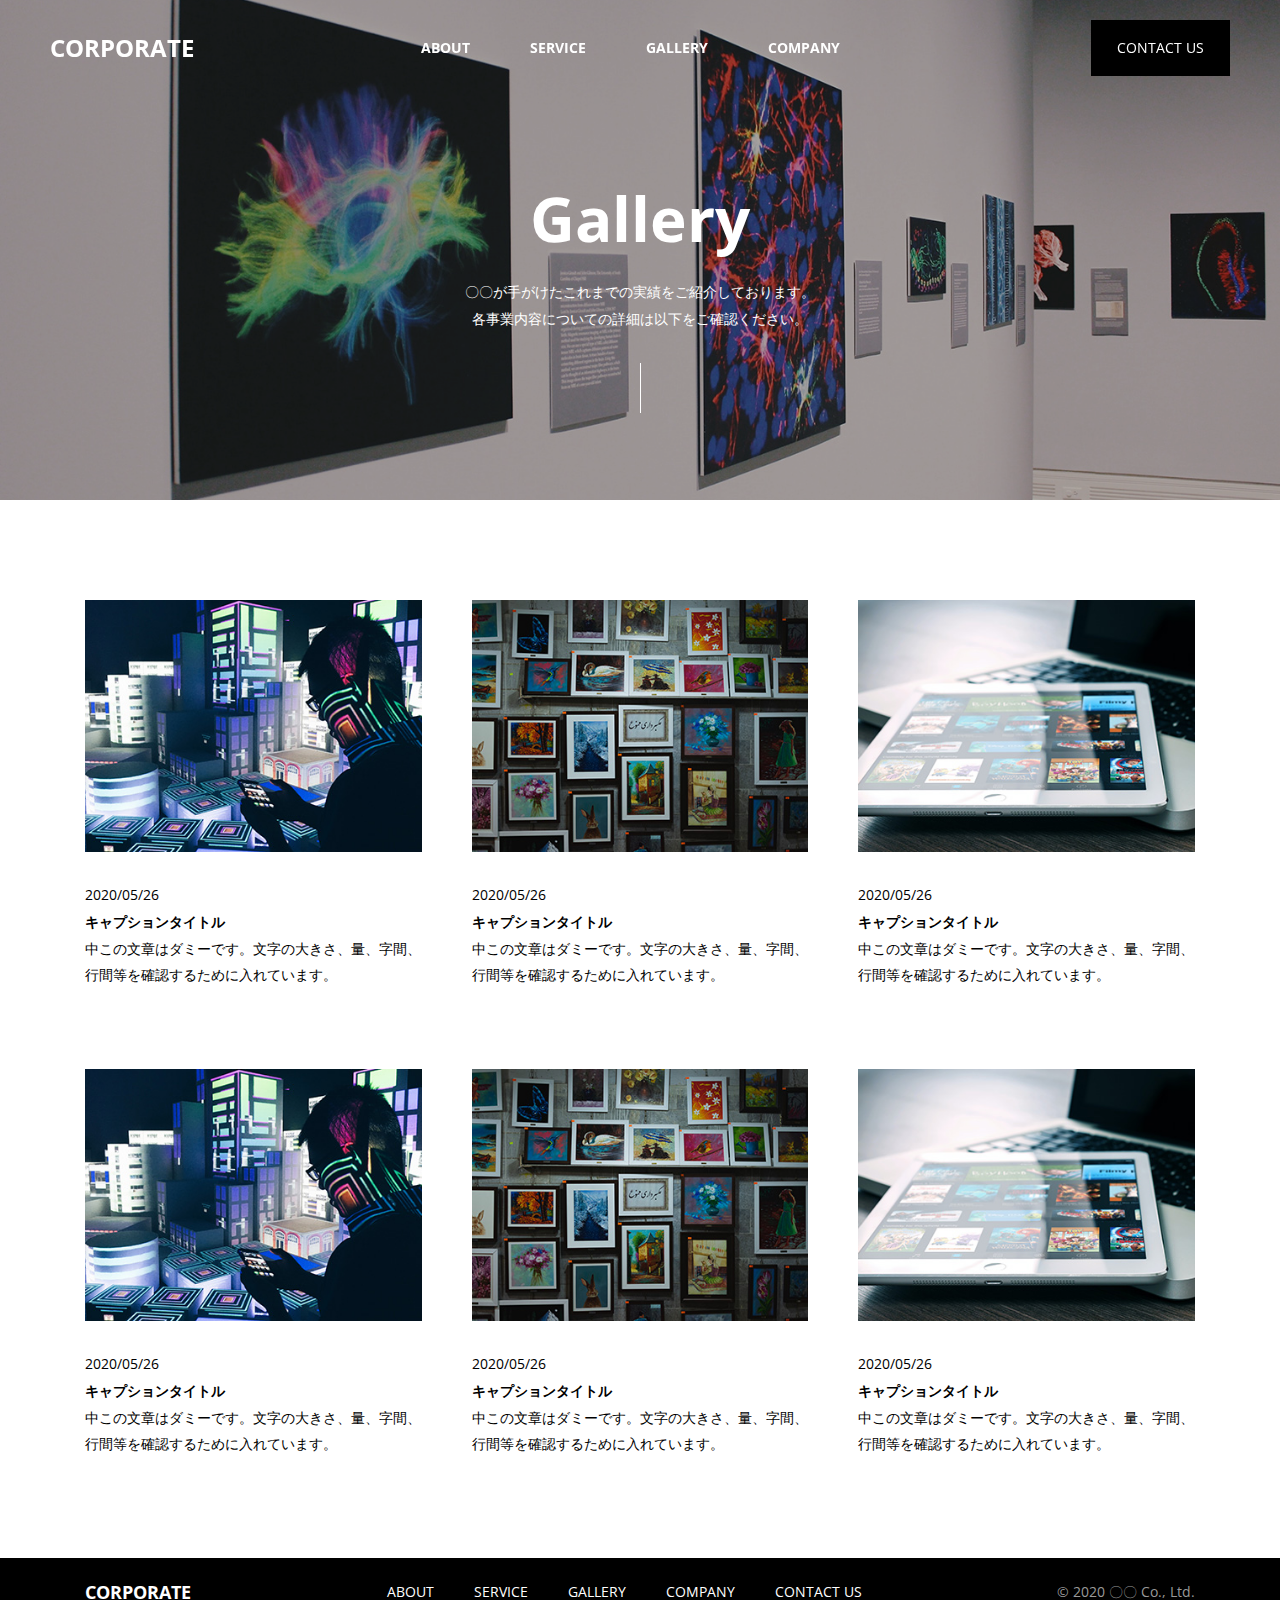
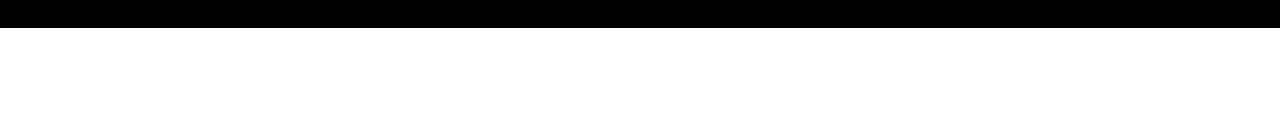
<file: gallery.html>
<!DOCTYPE html PUBLIC "-//W3C//DTD XHTML 1.0 Transitional//EN" "http://www.w3.org/TR/xhtml1/DTD/xhtml1-transitional.dtd">
<html>
  <head>
    <meta charset="UTF-8"/>
    <title>CORPORATE</title>
    <link rel="shortcut icon" href="/img/favicon.ico"/>
    <meta name="viewport" content="width=device-width"/>
    <meta name="description" content=""/>
    <meta name="keywords" content=""/>
    <meta name="format-detection" content="telephone=no"/>
    <meta property="og:title" content=""/>
    <meta property="og:description" content=""/>
    <meta property="og:url" content=""/>
    <meta property="og:type" content="website"/>
    <meta property="og:image" content=""/>
    <meta property="fb:app_id" content=""/>
    <link rel="stylesheet" href="./css/style.css"/>
  </head>
  <body class="header-on">
    <div class="global-header-desktop d-none d-lg-block py-2">
      <div class="row align-items-center justify-content-between no-gutters mx-5"><a class="logo text-xxl font-weight-bold" href="/">CORPORATE</a>
        <nav class="row"><a class="d-block px-3" href="about.html">ABOUT</a><a class="d-block px-3" href="service.html">SERVICE</a><a class="d-block px-3" href="gallery.html">GALLERY</a><a class="d-block px-3" href="company.html">COMPANY</a></nav><a class="btn btn-black" href="contact.html">CONTACT US</a>
      </div>
    </div>
    <div class="global-header d-lg-none">
      <div class="position-relative global-header-bar"><a class="global-header-logo font-weight-bold" href="/">CORPORATE</a>
        <button class="global-header-burger" id="burger"><span class="global-header-burger__icon"></span><span class="global-header-burger__icon"></span><span class="global-header-burger__icon"></span></button>
        <div class="global-header-nav">
          <div class="global-header-nav__content">
            <nav><a class="d-block px-3 text-white" href="about.html">ABOUT</a><a class="d-block px-3 text-white" href="service.html">SERVICE</a><a class="d-block px-3 text-white" href="gallery.html">GALLERY</a><a class="d-block px-3 text-white" href="company.html">COMPANY</a><a class="d-block px-3 text-white" href="contact.html">CONTACT</a></nav>
          </div>
        </div>
      </div>
    </div>
    <div class="jumbotron" style="background-image:url(img/gallery/jumbotron.jpg)">
      <div class="jumbotron__overlay">
        <div class="jumbotron__contents container">
          <h1 class="text-xxxxxl mb-3 mt-sm-5 pt-sm-5 text-center">Gallery</h1>
          <div class="text-center mb-3">〇〇が手がけたこれまでの実績をご紹介しております。<br/>各事業内容についての詳細は以下をご確認ください。</div>
          <div class="hr-white-90"></div>
        </div>
      </div>
    </div>
    <section class="section py-4 py-md-7">
      <div class="container">
        <div class="section__body">
          <div class="row gutter-lg">
            <div class="col-12 col-md-4 mb-3 mb-md-6">
              <div class="card border-0"><a href=""><img class="card-img-top" src="img/gallery/01.jpg" alt="..."/>
                  <div class="card-body p-0 pt-1 pt-md-3">
                    <div class="text font-weight-bold"><span class="font-weight-normal">2020/05/26</span><br/>キャプションタイトル</div>
                    <p class="card-text">中この文章はダミーです。文字の大きさ、量、字間、行間等を確認するために入れています。</p>
                  </div></a></div>
            </div>
            <div class="col-12 col-md-4 mb-3 mb-md-6">
              <div class="card border-0"><a href=""><img class="card-img-top" src="img/gallery/02.jpg" alt="..."/>
                  <div class="card-body p-0 pt-1 pt-md-3">
                    <div class="text font-weight-bold"><span class="font-weight-normal">2020/05/26</span><br/>キャプションタイトル</div>
                    <p class="card-text">中この文章はダミーです。文字の大きさ、量、字間、行間等を確認するために入れています。</p>
                  </div></a></div>
            </div>
            <div class="col-12 col-md-4 mb-3 mb-md-6">
              <div class="card border-0"><a href=""><img class="card-img-top" src="img/gallery/03.jpg" alt="..."/>
                  <div class="card-body p-0 pt-1 pt-md-3">
                    <div class="text font-weight-bold"><span class="font-weight-normal">2020/05/26</span><br/>キャプションタイトル</div>
                    <p class="card-text">中この文章はダミーです。文字の大きさ、量、字間、行間等を確認するために入れています。</p>
                  </div></a></div>
            </div>
            <div class="col-12 col-md-4 mb-3 mb-md-0">
              <div class="card border-0"><a href=""><img class="card-img-top" src="img/gallery/01.jpg" alt="..."/>
                  <div class="card-body p-0 pt-1 pt-md-3">
                    <div class="text font-weight-bold"><span class="font-weight-normal">2020/05/26</span><br/>キャプションタイトル</div>
                    <p class="card-text">中この文章はダミーです。文字の大きさ、量、字間、行間等を確認するために入れています。</p>
                  </div></a></div>
            </div>
            <div class="col-12 col-md-4 mb-3 mb-md-0">
              <div class="card border-0"><a href=""><img class="card-img-top" src="img/gallery/02.jpg" alt="..."/>
                  <div class="card-body p-0 pt-1 pt-md-3">
                    <div class="text font-weight-bold"><span class="font-weight-normal">2020/05/26</span><br/>キャプションタイトル</div>
                    <p class="card-text">中この文章はダミーです。文字の大きさ、量、字間、行間等を確認するために入れています。</p>
                  </div></a></div>
            </div>
            <div class="col-12 col-md-4 mb-0 mb-md-0">
              <div class="card border-0"><a href=""><img class="card-img-top" src="img/gallery/03.jpg" alt="..."/>
                  <div class="card-body p-0 pt-1 pt-md-3">
                    <div class="text font-weight-bold"><span class="font-weight-normal">2020/05/26</span><br/>キャプションタイトル</div>
                    <p class="card-text">中この文章はダミーです。文字の大きさ、量、字間、行間等を確認するために入れています。</p>
                  </div></a></div>
            </div>
          </div>
        </div>
      </div>
    </section>
    <footer class="global-footer bg-black">
      <div class="container">
        <div class="global-footer__inner row align-items-center justify-content-center justify-content-md-between py-2 no-gutters">
          <h2 class="d-none d-md-flex text-xl font-weight-bold mb-0"><a class="text-white" href="/">CORPORATE</a></h2>
          <nav class="d-none d-md-flex text text-white row no-gutters justify-contents-center"><a class="d-block px-2 text-white" href="about.html">ABOUT</a><a class="d-block px-2 text-white" href="service.html">SERVICE</a><a class="d-block px-2 text-white" href="gallery.html">GALLERY</a><a class="d-block px-2 text-white" href="company.html">COMPANY</a><a class="d-block px-2 text-white" href="contact.html">CONTACT US</a></nav>
          <div class="text text-gray-dark-99">&copy; 2020 〇〇 Co., Ltd.</div>
        </div>
      </div>
    </footer>
    <script src="js/swiper.min.js"></script>
    <script src="js/micromodal.min.js"></script>
    <script>MicroModal.init();</script>
    <script>
      var itemSlide = new Swiper('.item-keyvisual', {
        navigation: {
          nextEl: '.swiper-button-next',
          prevEl: '.swiper-button-prev',
        },
        pagination: {
          el: '.swiper-pagination',
        },
      });
    </script>
    <script src="js/jquery-3.4.1.min.js"></script>
    <script src="js/common.js"></script>
  </body>
</html>
</file>
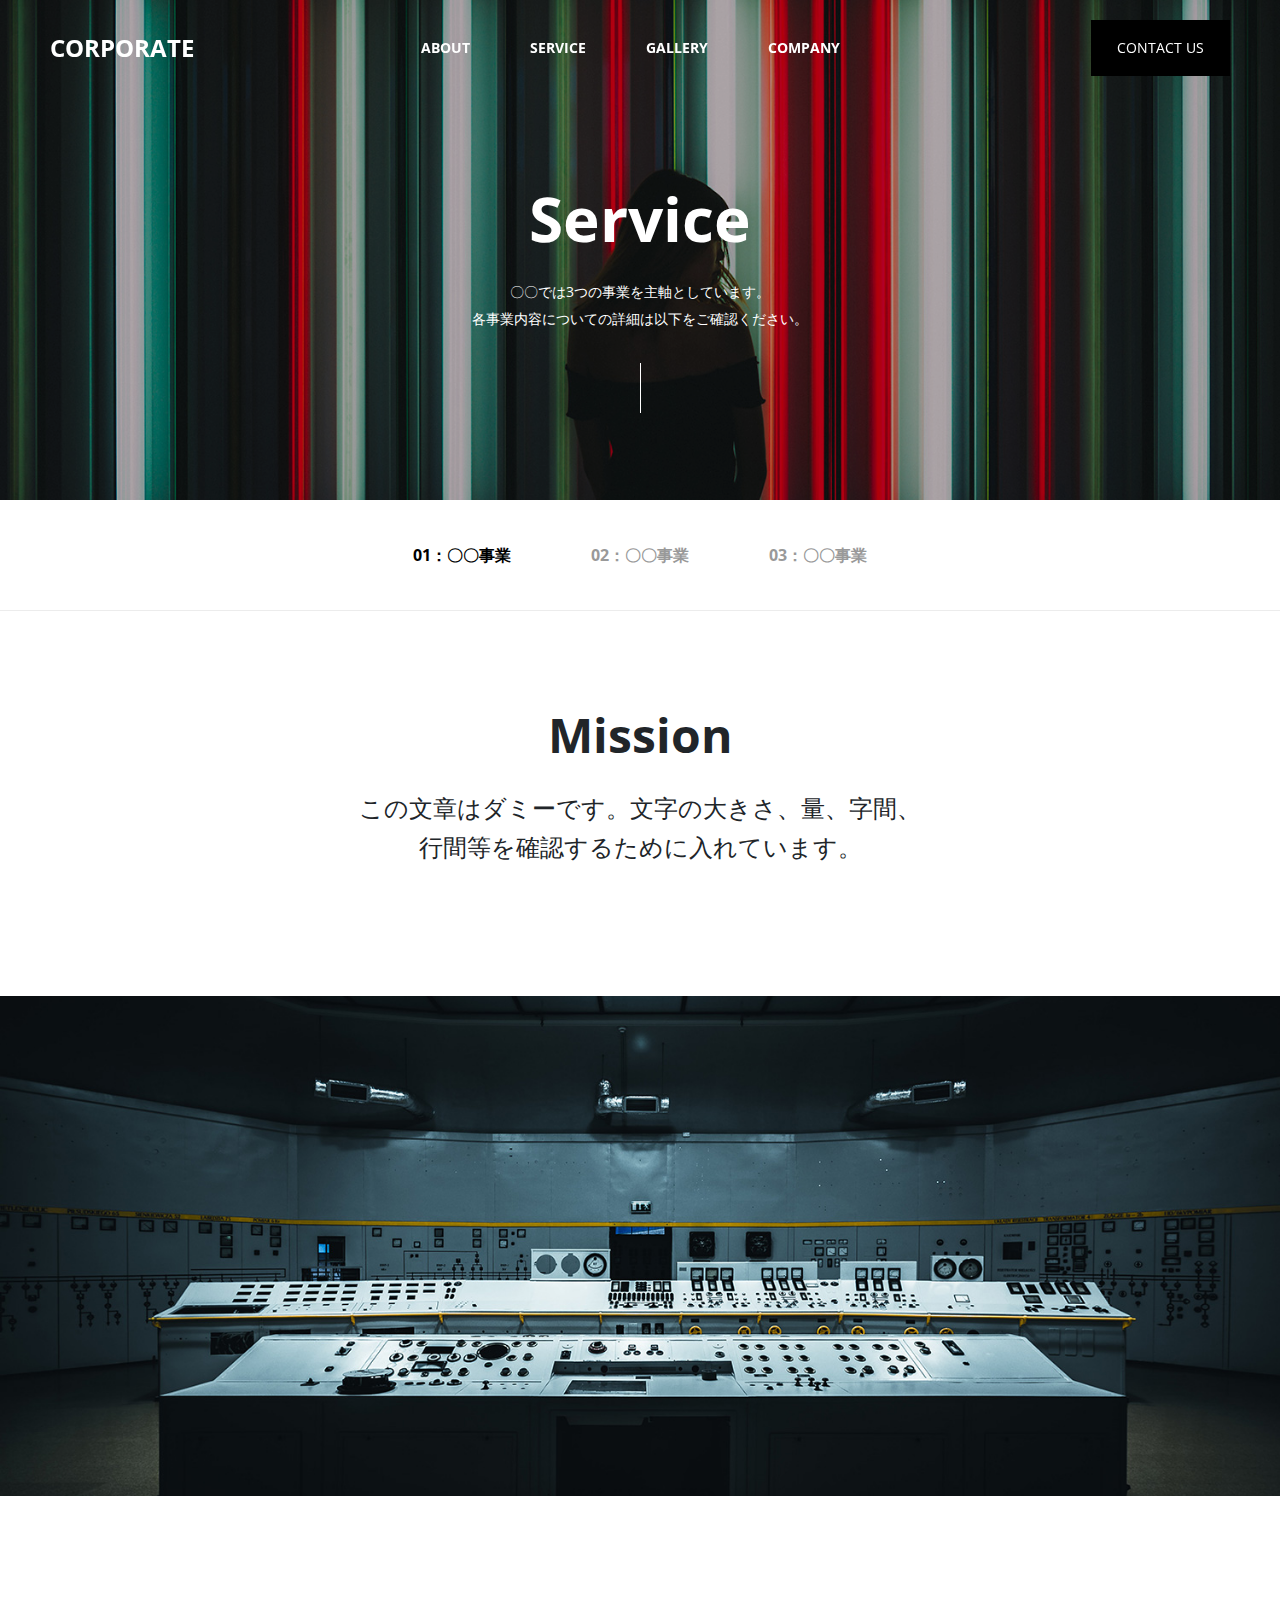
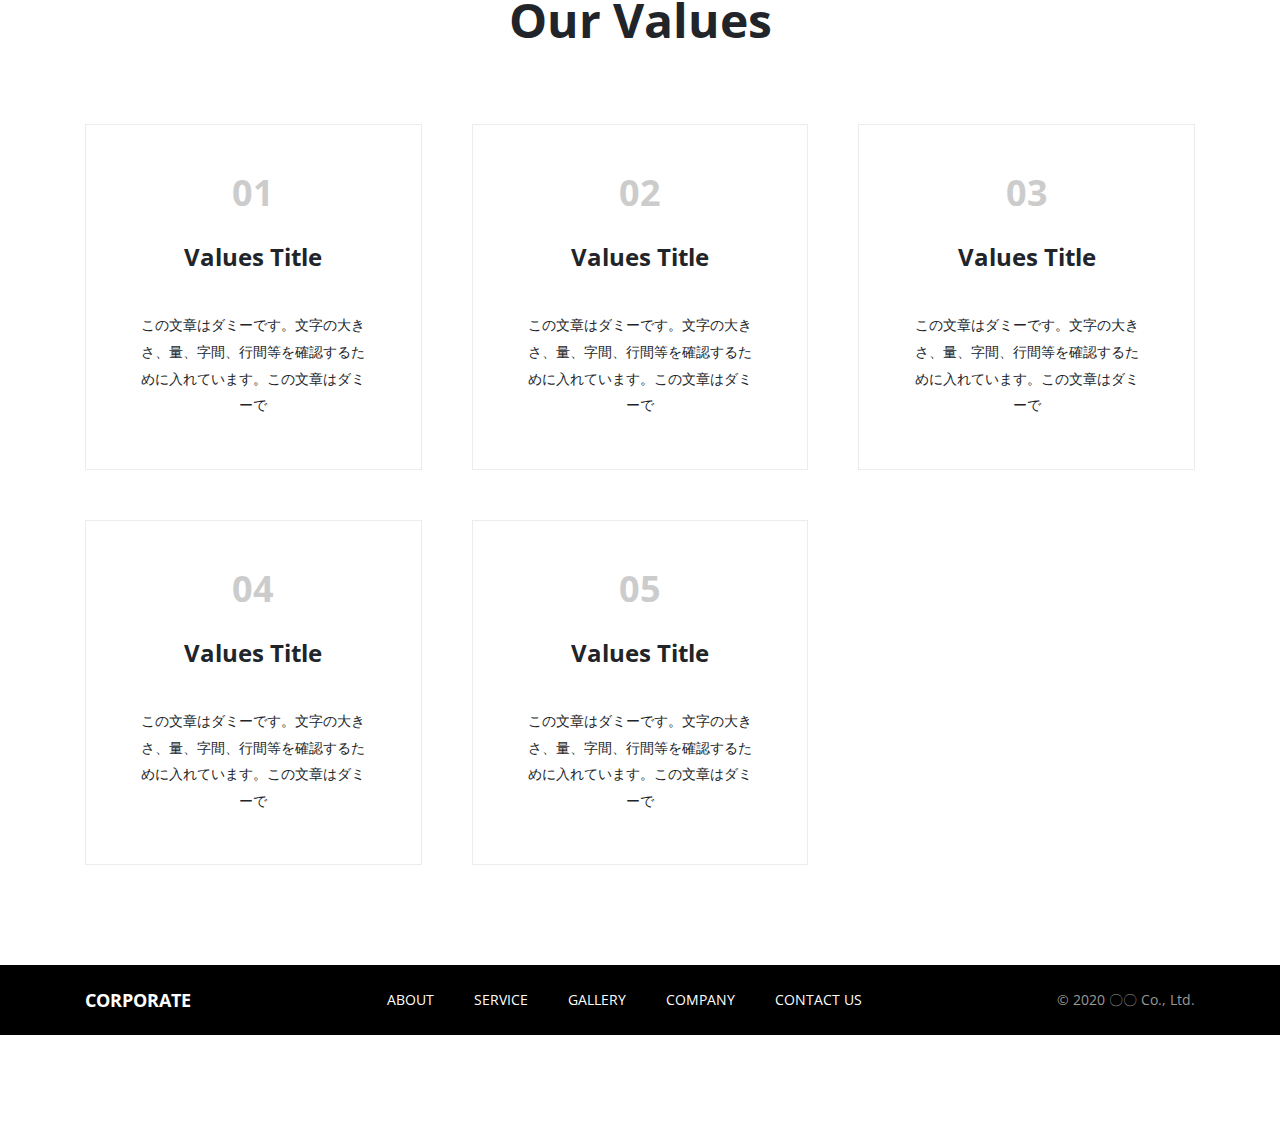
<file: service.html>
<!DOCTYPE html PUBLIC "-//W3C//DTD XHTML 1.0 Transitional//EN" "http://www.w3.org/TR/xhtml1/DTD/xhtml1-transitional.dtd">
<html>
  <head>
    <meta charset="UTF-8"/>
    <title>CORPORATE</title>
    <link rel="shortcut icon" href="/img/favicon.ico"/>
    <meta name="viewport" content="width=device-width"/>
    <meta name="description" content=""/>
    <meta name="keywords" content=""/>
    <meta name="format-detection" content="telephone=no"/>
    <meta property="og:title" content=""/>
    <meta property="og:description" content=""/>
    <meta property="og:url" content=""/>
    <meta property="og:type" content="website"/>
    <meta property="og:image" content=""/>
    <meta property="fb:app_id" content=""/>
    <link rel="stylesheet" href="./css/style.css"/>
  </head>
  <body class="header-on">
    <div class="global-header-desktop d-none d-lg-block py-2">
      <div class="row align-items-center justify-content-between no-gutters mx-5"><a class="logo text-xxl font-weight-bold" href="/">CORPORATE</a>
        <nav class="row"><a class="d-block px-3" href="about.html">ABOUT</a><a class="d-block px-3" href="service.html">SERVICE</a><a class="d-block px-3" href="gallery.html">GALLERY</a><a class="d-block px-3" href="company.html">COMPANY</a></nav><a class="btn btn-black" href="contact.html">CONTACT US</a>
      </div>
    </div>
    <div class="global-header d-lg-none">
      <div class="position-relative global-header-bar"><a class="global-header-logo font-weight-bold" href="/">CORPORATE</a>
        <button class="global-header-burger" id="burger"><span class="global-header-burger__icon"></span><span class="global-header-burger__icon"></span><span class="global-header-burger__icon"></span></button>
        <div class="global-header-nav">
          <div class="global-header-nav__content">
            <nav><a class="d-block px-3 text-white" href="about.html">ABOUT</a><a class="d-block px-3 text-white" href="service.html">SERVICE</a><a class="d-block px-3 text-white" href="gallery.html">GALLERY</a><a class="d-block px-3 text-white" href="company.html">COMPANY</a><a class="d-block px-3 text-white" href="contact.html">CONTACT</a></nav>
          </div>
        </div>
      </div>
    </div>
    <div class="jumbotron" style="background-image:url(img/service/jumbotron.jpg)">
      <div class="jumbotron__overlay">
        <div class="jumbotron__contents container">
          <h1 class="text-xxxxxl mb-3 mt-sm-5 pt-sm-5 text-center">Service</h1>
          <div class="text-center mb-3">〇〇では3つの事業を主軸としています。<br/>各事業内容についての詳細は以下をご確認ください。</div>
          <div class="hr-white-90"></div>
        </div>
      </div>
    </div>
    <div class="local-nav border-bottom">
      <div class="container">
        <div class="tab-group row justify-content-center no-gutters text-lg py-1 py-md-0 font-weight-bold">
          <div class="tab col-auto px-1 px-md-4 is-active">
            <div class="py-1 py-md-4">01：〇〇事業</div>
          </div>
          <div class="tab col-auto px-1 px-md-4">
            <div class="py-1 py-md-4">02：〇〇事業</div>
          </div>
          <div class="tab col-auto px-1 px-md-4">
            <div class="py-1 py-md-4">03：〇〇事業</div>
          </div>
        </div>
      </div>
    </div>
    <div class="panel-group">
      <div class="panel is-show">
        <section class="section py-4 py-md-7">
          <div class="container">
            <div class="section__header">
              <div class="text-center">
                <div class="text-xxxxl">Mission</div>
                <div class="text-xxl lh-16 py-3">この文章はダミーです。文字の大きさ、量、字間、<br/>行間等を確認するために入れています。</div>
              </div>
            </div>
          </div>
        </section>
        <div class="section-background-img" style="background-image:url(img/service/figure-mission-01.jpg); "></div>
        <section class="section py-4 py-md-7">
          <div class="container">
            <div class="section__header mb-4 mb-md-6">
              <div class="text-center">
                <div class="text-xxxxl">Our Values</div>
              </div>
            </div>
            <div class="section__body">
              <div class="row gutter-lg">
                <div class="col-12 col-md-6 col-xl-4 mb-2 mb-md-5 mb-xl-5 row no-gutters">
                  <div class="border p-2 p-md-5">
                    <div class="text-xxxl mb-2 mb-md-3 text-gray text-center">01</div>
                    <div class="text-xxl mb-3 mb-md-4 text-center font-weight-bold">Values Title</div>
                    <p class="text mb-0 text-center">この文章はダミーです。文字の大きさ、量、字間、行間等を確認するために入れています。この文章はダミーで</p>
                  </div>
                </div>
                <div class="col-12 col-md-6 col-xl-4 mb-2 mb-md-5 mb-xl-5 row no-gutters">
                  <div class="border p-2 p-md-5">
                    <div class="text-xxxl mb-2 mb-md-3 text-gray text-center">02</div>
                    <div class="text-xxl mb-3 mb-md-4 text-center font-weight-bold">Values Title</div>
                    <p class="text mb-0 text-center">この文章はダミーです。文字の大きさ、量、字間、行間等を確認するために入れています。この文章はダミーで</p>
                  </div>
                </div>
                <div class="col-12 col-md-6 col-xl-4 mb-2 mb-md-5 mb-xl-5 row no-gutters">
                  <div class="border p-2 p-md-5">
                    <div class="text-xxxl mb-2 mb-md-3 text-gray text-center">03</div>
                    <div class="text-xxl mb-3 mb-md-4 text-center font-weight-bold">Values Title</div>
                    <p class="text mb-0 text-center">この文章はダミーです。文字の大きさ、量、字間、行間等を確認するために入れています。この文章はダミーで</p>
                  </div>
                </div>
                <div class="col-12 col-md-6 col-xl-4 mb-2 mb-md-5 mb-xl-0 row no-gutters">
                  <div class="border p-2 p-md-5">
                    <div class="text-xxxl mb-2 mb-md-3 text-gray text-center">04</div>
                    <div class="text-xxl mb-3 mb-md-4 text-center font-weight-bold">Values Title</div>
                    <p class="text mb-0 text-center">この文章はダミーです。文字の大きさ、量、字間、行間等を確認するために入れています。この文章はダミーで</p>
                  </div>
                </div>
                <div class="col-12 col-md-6 col-xl-4 mb-2 mb-md-0 mb-xl-0 row no-gutters">
                  <div class="border p-2 p-md-5">
                    <div class="text-xxxl mb-2 mb-md-3 text-gray text-center">05</div>
                    <div class="text-xxl mb-3 mb-md-4 text-center font-weight-bold">Values Title</div>
                    <p class="text mb-0 text-center">この文章はダミーです。文字の大きさ、量、字間、行間等を確認するために入れています。この文章はダミーで</p>
                  </div>
                </div>
              </div>
            </div>
          </div>
        </section>
      </div>
      <div class="panel">
        <section class="section py-4 py-md-7">
          <div class="container">
            <div class="section__header">
              <div class="text-center">
                <div class="text-xxxxl">Mission</div>
                <div class="text-xxl lh-16 py-3">この文章はダミーです。文字の大きさ、量、字間、<br/>行間等を確認するために入れています。</div>
              </div>
            </div>
          </div>
        </section>
        <div class="section-background-img" style="background-image:url(img/service/figure-mission-02.jpg); "></div>
        <section class="section py-4 py-md-7">
          <div class="container">
            <div class="section__header mb-4 mb-md-6">
              <div class="text-center">
                <div class="text-xxxxl">Our Values</div>
              </div>
            </div>
            <div class="section__body">
              <div class="row gutter-lg">
                <div class="col-12 col-md-6 col-xl-4 mb-2 mb-md-5 mb-xl-5 row no-gutters">
                  <div class="border p-2 p-md-5">
                    <div class="text-xxxl mb-2 mb-md-3 text-gray text-center">01</div>
                    <div class="text-xxl mb-3 mb-md-4 text-center font-weight-bold">Values Title</div>
                    <p class="text mb-0 text-center">この文章はダミーです。文字の大きさ、量、字間、行間等を確認するために入れています。この文章はダミーで</p>
                  </div>
                </div>
                <div class="col-12 col-md-6 col-xl-4 mb-2 mb-md-5 mb-xl-5 row no-gutters">
                  <div class="border p-2 p-md-5">
                    <div class="text-xxxl mb-2 mb-md-3 text-gray text-center">02</div>
                    <div class="text-xxl mb-3 mb-md-4 text-center font-weight-bold">Values Title</div>
                    <p class="text mb-0 text-center">この文章はダミーです。文字の大きさ、量、字間、行間等を確認するために入れています。この文章はダミーで</p>
                  </div>
                </div>
                <div class="col-12 col-md-6 col-xl-4 mb-2 mb-md-0 mb-xl-5 row no-gutters">
                  <div class="border p-2 p-md-5">
                    <div class="text-xxxl mb-2 mb-md-3 text-gray text-center">03</div>
                    <div class="text-xxl mb-3 mb-md-4 text-center font-weight-bold">Values Title</div>
                    <p class="text mb-0 text-center">この文章はダミーです。文字の大きさ、量、字間、行間等を確認するために入れています。この文章はダミーで</p>
                  </div>
                </div>
              </div>
            </div>
          </div>
        </section>
      </div>
      <div class="panel">
        <section class="section py-4 py-md-7">
          <div class="container">
            <div class="section__header">
              <div class="text-center">
                <div class="text-xxxxl">Mission</div>
                <div class="text-xxl lh-16 py-3">この文章はダミーです。文字の大きさ、量、字間、<br/>行間等を確認するために入れています。</div>
              </div>
            </div>
          </div>
        </section>
        <div class="section-background-img" style="background-image:url(img/service/figure-mission-03.jpg); "></div>
        <section class="section py-4 py-md-7">
          <div class="container">
            <div class="section__header mb-4 mb-md-6">
              <div class="text-center">
                <div class="text-xxxxl">Our Values</div>
              </div>
            </div>
            <div class="section__body">
              <div class="row gutter-lg">
                <div class="col-12 col-md-6 col-xl-4 mb-2 mb-md-5 mb-xl-5 row no-gutters">
                  <div class="border p-2 p-md-5">
                    <div class="text-xxxl mb-2 mb-md-3 text-gray text-center">01</div>
                    <div class="text-xxl mb-3 mb-md-4 text-center font-weight-bold">Values Title</div>
                    <p class="text mb-0 text-center">この文章はダミーです。文字の大きさ、量、字間、行間等を確認するために入れています。この文章はダミーで</p>
                  </div>
                </div>
                <div class="col-12 col-md-6 col-xl-4 mb-2 mb-md-5 mb-xl-5 row no-gutters">
                  <div class="border p-2 p-md-5">
                    <div class="text-xxxl mb-2 mb-md-3 text-gray text-center">02</div>
                    <div class="text-xxl mb-3 mb-md-4 text-center font-weight-bold">Values Title</div>
                    <p class="text mb-0 text-center">この文章はダミーです。文字の大きさ、量、字間、行間等を確認するために入れています。この文章はダミーで</p>
                  </div>
                </div>
                <div class="col-12 col-md-6 col-xl-4 mb-2 mb-md-0 mb-xl-5 row no-gutters">
                  <div class="border p-2 p-md-5">
                    <div class="text-xxxl mb-2 mb-md-3 text-gray text-center">03</div>
                    <div class="text-xxl mb-3 mb-md-4 text-center font-weight-bold">Values Title</div>
                    <p class="text mb-0 text-center">この文章はダミーです。文字の大きさ、量、字間、行間等を確認するために入れています。この文章はダミーで</p>
                  </div>
                </div>
                <div class="col-12 col-md-6 col-xl-4 mb-2 mb-md-0 mb-xl-5 row no-gutters">
                  <div class="border p-2 p-md-5">
                    <div class="text-xxxl mb-2 mb-md-3 text-gray text-center">04</div>
                    <div class="text-xxl mb-3 mb-md-4 text-center font-weight-bold">Values Title</div>
                    <p class="text mb-0 text-center">この文章はダミーです。文字の大きさ、量、字間、行間等を確認するために入れています。この文章はダミーで</p>
                  </div>
                </div>
              </div>
            </div>
          </div>
        </section>
      </div>
    </div>
    <footer class="global-footer bg-black">
      <div class="container">
        <div class="global-footer__inner row align-items-center justify-content-center justify-content-md-between py-2 no-gutters">
          <h2 class="d-none d-md-flex text-xl font-weight-bold mb-0"><a class="text-white" href="/">CORPORATE</a></h2>
          <nav class="d-none d-md-flex text text-white row no-gutters justify-contents-center"><a class="d-block px-2 text-white" href="about.html">ABOUT</a><a class="d-block px-2 text-white" href="service.html">SERVICE</a><a class="d-block px-2 text-white" href="gallery.html">GALLERY</a><a class="d-block px-2 text-white" href="company.html">COMPANY</a><a class="d-block px-2 text-white" href="contact.html">CONTACT US</a></nav>
          <div class="text text-gray-dark-99">&copy; 2020 〇〇 Co., Ltd.</div>
        </div>
      </div>
    </footer>
    <script src="js/swiper.min.js"></script>
    <script src="js/micromodal.min.js"></script>
    <script>MicroModal.init();</script>
    <script>
      var itemSlide = new Swiper('.item-keyvisual', {
        navigation: {
          nextEl: '.swiper-button-next',
          prevEl: '.swiper-button-prev',
        },
        pagination: {
          el: '.swiper-pagination',
        },
      });
    </script>
    <script src="js/jquery-3.4.1.min.js"></script>
    <script src="js/common.js"></script>
    <script>
      jQuery(function($){
        $('.tab').click(function(){
          $('.is-active').removeClass('is-active');
          $(this).addClass('is-active');
          $('.is-show').removeClass('is-show');
          const index = $(this).index();
          $('.panel').eq(index).addClass('is-show');
        });
      });
    </script>
  </body>
</html>
</file>
<file: css/style.css>
@charset "UTF-8";
/* //font-size
12px
14px
16px
18px
24px
36px
48px
62px
*/
/* //color
#ffffff
#f8f8f8
#ececec
#cccccc
#999999
#000000
*/
/* //mgn
10px
20px
30px
40px
50px
80px
100px
*/
@import url("https://fonts.googleapis.com/css?family=Open+Sans:400,700,800&display=swap");
/*!
 * Icon Font crezit
 * Made with love by Icons8 [ https://icons8.com/ ] using webfont [ https://github.com/itgalaxy/webfont ]
 *
 * Contacts:
 *    [ https://icons8.com/contact ]
 *
 * Follow Icon8 on
 *    Twitter [ https://twitter.com/icons_8 ]
 *    Facebook [ https://www.facebook.com/Icons8 ]
 *    Google+ [ https://plus.google.com/+Icons8 ]
 *    GitHub [ https://github.com/icons8 ]
 */
@font-face {
  font-family: "crezit";
  src: url("../fonts/crezit.eot");
  src: url("../fonts/crezit.eot?#iefix") format("embedded-opentype"), url("../fonts/crezit.woff2") format("woff2"), url("../fonts/crezit.woff") format("woff"), url("../fonts/crezit.ttf") format("truetype"), url("../fonts/crezit.svg#font") format("svg");
  font-weight: normal;
  font-style: normal; }

@media screen and (-webkit-min-device-pixel-ratio: 0) {
  @font-face {
    font-family: "crezit";
    src: url("../fonts/crezit.svg#crezit") format("svg"); } }

.icons8-facebook----:before,
.icons8-twitter-----:before,
.icons8-twitter------2:before,
.icons8--------:before,
.icons8---------2:before,
.icons8------:before,
.icons8-youtube:before,
.icons8-------:before,
.icons8--------2:before,
.icons8---------3:before,
.icons8---------4:before,
.icons8---------5:before,
.icons8---:before,
.icons8----2:before,
.icons8----:before,
.icons8-----2:before,
.icons8-----3:before,
.icons8-----4:before,
.icons8-ok:before,
.icons8-ok-2:before,
.icons8----3:before,
.icons8----4:before,
.icons8-----:before,
.icons8------2:before,
.icons8--------3:before,
.icons8--------4:before,
.icons8-------2:before,
.icons8-------3:before,
[data-icons8]:before {
  display: inline-block;
  font-family: "crezit";
  font-style: normal;
  font-weight: normal;
  font-variant: normal;
  line-height: 1;
  text-decoration: inherit;
  text-rendering: optimizeLegibility;
  text-transform: none;
  -moz-osx-font-smoothing: grayscale;
  -webkit-font-smoothing: antialiased;
  font-smoothing: antialiased; }

[data-icons8]:before {
  content: attr(data-icons8); }

.icons8-facebook----:before {
  content: ""; }

.icons8-twitter-----:before {
  content: ""; }

.icons8-twitter------2:before {
  content: ""; }

.icons8--------:before {
  content: ""; }

.icons8---------2:before {
  content: ""; }

.icons8------:before {
  content: ""; }

.icons8-youtube:before {
  content: ""; }

.icons8-------:before {
  content: ""; }

.icons8--------2:before {
  content: ""; }

.icons8---------3:before {
  content: ""; }

.icons8---------4:before {
  content: ""; }

.icons8---------5:before {
  content: ""; }

.icons8---:before {
  content: ""; }

.icons8----2:before {
  content: ""; }

.icons8----:before {
  content: ""; }

.icons8-----2:before {
  content: ""; }

.icons8-----3:before {
  content: ""; }

.icons8-----4:before {
  content: ""; }

.icons8-ok:before {
  content: ""; }

.icons8-ok-2:before {
  content: ""; }

.icons8----3:before {
  content: ""; }

.icons8----4:before {
  content: ""; }

.icons8-----:before {
  content: ""; }

.icons8------2:before {
  content: ""; }

.icons8--------3:before {
  content: ""; }

.icons8--------4:before {
  content: ""; }

.icons8-------2:before {
  content: ""; }

.icons8-------3:before {
  content: ""; }

/*!
 * Bootstrap v4.4.1 (https://getbootstrap.com/)
 * Copyright 2011-2019 The Bootstrap Authors
 * Copyright 2011-2019 Twitter, Inc.
 * Licensed under MIT (https://github.com/twbs/bootstrap/blob/master/LICENSE)
 */
:root {
  --blue: #007bff;
  --indigo: #6610f2;
  --purple: #6f42c1;
  --pink: #e83e8c;
  --red: #dc3545;
  --orange: #fd7e14;
  --yellow: #ffc107;
  --green: #28a745;
  --teal: #20c997;
  --cyan: #17a2b8;
  --white: #fff;
  --gray: #6c757d;
  --gray-dark: #343a40;
  --primary: #000;
  --secondary: #6c757d;
  --success: #28a745;
  --info: #17a2b8;
  --warning: #ffc107;
  --danger: #dc3545;
  --light: #f8f9fa;
  --dark: #343a40;
  --gray-light-f8: #f8f8f8;
  --gray-light-ec: #ececec;
  --gray: #ccc;
  --gray-dark-99: #999;
  --sns-fb: #3b589e;
  --sns-tw: #2c97df;
  --black: #000;
  --breakpoint-xs: 0;
  --breakpoint-sm: 576px;
  --breakpoint-md: 768px;
  --breakpoint-lg: 992px;
  --breakpoint-xl: 1200px;
  --breakpoint-xxl: 1400px;
  --font-family-sans-serif: -apple-system, BlinkMacSystemFont, "Segoe UI", Roboto, "Helvetica Neue", Arial, "Noto Sans", sans-serif, "Apple Color Emoji", "Segoe UI Emoji", "Segoe UI Symbol", "Noto Color Emoji";
  --font-family-monospace: SFMono-Regular, Menlo, Monaco, Consolas, "Liberation Mono", "Courier New", monospace; }

*,
*::before,
*::after {
  box-sizing: border-box; }

html {
  font-family: sans-serif;
  line-height: 1.15;
  -webkit-text-size-adjust: 100%;
  -webkit-tap-highlight-color: rgba(0, 0, 0, 0); }

article, aside, figcaption, figure, footer, header, hgroup, main, nav, section {
  display: block; }

body {
  margin: 0;
  font-family: HelveticaNeue, "Open Sans", sans-serif;
  font-size: 0.875rem;
  font-weight: 400;
  line-height: 1.9;
  color: #212529;
  text-align: left;
  background-color: #fff; }

[tabindex="-1"]:focus:not(:focus-visible) {
  outline: 0 !important; }

hr {
  box-sizing: content-box;
  height: 0;
  overflow: visible; }

h1, h2, h3, h4, h5, h6 {
  margin-top: 0;
  margin-bottom: 20px; }

p {
  margin-top: 0;
  margin-bottom: 1rem; }

abbr[title],
abbr[data-original-title] {
  text-decoration: underline;
  -webkit-text-decoration: underline dotted;
          text-decoration: underline dotted;
  cursor: help;
  border-bottom: 0;
  -webkit-text-decoration-skip-ink: none;
          text-decoration-skip-ink: none; }

address {
  margin-bottom: 1rem;
  font-style: normal;
  line-height: inherit; }

ol,
ul,
dl {
  margin-top: 0;
  margin-bottom: 1rem; }

ol ol,
ul ul,
ol ul,
ul ol {
  margin-bottom: 0; }

dt {
  font-weight: 700; }

dd {
  margin-bottom: .5rem;
  margin-left: 0; }

blockquote {
  margin: 0 0 1rem; }

b,
strong {
  font-weight: bolder; }

small {
  font-size: 80%; }

sub,
sup {
  position: relative;
  font-size: 75%;
  line-height: 0;
  vertical-align: baseline; }

sub {
  bottom: -.25em; }

sup {
  top: -.5em; }

a {
  color: #000;
  text-decoration: none;
  background-color: transparent; }
  a:hover {
    color: black;
    text-decoration: none; }

a:not([href]) {
  color: inherit;
  text-decoration: none; }
  a:not([href]):hover {
    color: inherit;
    text-decoration: none; }

pre,
code,
kbd,
samp {
  font-family: SFMono-Regular, Menlo, Monaco, Consolas, "Liberation Mono", "Courier New", monospace;
  font-size: 1em; }

pre {
  margin-top: 0;
  margin-bottom: 1rem;
  overflow: auto; }

figure {
  margin: 0 0 1rem; }

img {
  vertical-align: middle;
  border-style: none; }

svg {
  overflow: hidden;
  vertical-align: middle; }

table {
  border-collapse: collapse; }

caption {
  padding-top: 0.75rem;
  padding-bottom: 0.75rem;
  color: #6c757d;
  text-align: left;
  caption-side: bottom; }

th {
  text-align: inherit; }

label {
  display: inline-block;
  margin-bottom: 0.5rem; }

button {
  border-radius: 0; }

button:focus {
  outline: 1px dotted;
  outline: 5px auto -webkit-focus-ring-color; }

input,
button,
select,
optgroup,
textarea {
  margin: 0;
  font-family: inherit;
  font-size: inherit;
  line-height: inherit; }

button,
input {
  overflow: visible; }

button,
select {
  text-transform: none; }

select {
  word-wrap: normal; }

button,
[type="button"],
[type="reset"],
[type="submit"] {
  -webkit-appearance: button; }

button:not(:disabled),
[type="button"]:not(:disabled),
[type="reset"]:not(:disabled),
[type="submit"]:not(:disabled) {
  cursor: pointer; }

button::-moz-focus-inner,
[type="button"]::-moz-focus-inner,
[type="reset"]::-moz-focus-inner,
[type="submit"]::-moz-focus-inner {
  padding: 0;
  border-style: none; }

input[type="radio"],
input[type="checkbox"] {
  box-sizing: border-box;
  padding: 0; }

input[type="date"],
input[type="time"],
input[type="datetime-local"],
input[type="month"] {
  -webkit-appearance: listbox; }

textarea {
  overflow: auto;
  resize: vertical; }

fieldset {
  min-width: 0;
  padding: 0;
  margin: 0;
  border: 0; }

legend {
  display: block;
  width: 100%;
  max-width: 100%;
  padding: 0;
  margin-bottom: .5rem;
  font-size: 1.5rem;
  line-height: inherit;
  color: inherit;
  white-space: normal; }

progress {
  vertical-align: baseline; }

[type="number"]::-webkit-inner-spin-button,
[type="number"]::-webkit-outer-spin-button {
  height: auto; }

[type="search"] {
  outline-offset: -2px;
  -webkit-appearance: none; }

[type="search"]::-webkit-search-decoration {
  -webkit-appearance: none; }

::-webkit-file-upload-button {
  font: inherit;
  -webkit-appearance: button; }

output {
  display: inline-block; }

summary {
  display: list-item;
  cursor: pointer; }

template {
  display: none; }

[hidden] {
  display: none !important; }

h1, h2, h3, h4, h5, h6,
.h1, .h2, .h3, .h4, .h5, .h6 {
  margin-bottom: 20px;
  font-weight: 500;
  line-height: 1.2; }

h1, .h1 {
  font-size: 2.1875rem; }

h2, .h2 {
  font-size: 1.75rem; }

h3, .h3 {
  font-size: 1.53125rem; }

h4, .h4 {
  font-size: 1.3125rem; }

h5, .h5 {
  font-size: 1.09375rem; }

h6, .h6 {
  font-size: 0.875rem; }

.lead {
  font-size: 1.09375rem;
  font-weight: 300; }

.display-1 {
  font-size: 6rem;
  font-weight: 300;
  line-height: 1.2; }

.display-2 {
  font-size: 5.5rem;
  font-weight: 300;
  line-height: 1.2; }

.display-3 {
  font-size: 4.5rem;
  font-weight: 300;
  line-height: 1.2; }

.display-4 {
  font-size: 3.5rem;
  font-weight: 300;
  line-height: 1.2; }

hr {
  margin-top: 40px;
  margin-bottom: 40px;
  border: 0;
  border-top: 1px solid rgba(0, 0, 0, 0.1); }

small,
.small {
  font-size: 80%;
  font-weight: 400; }

mark,
.mark {
  padding: 0.2em;
  background-color: #fcf8e3; }

.list-unstyled {
  padding-left: 0;
  list-style: none; }

.list-inline {
  padding-left: 0;
  list-style: none; }

.list-inline-item {
  display: inline-block; }
  .list-inline-item:not(:last-child) {
    margin-right: 0.5rem; }

.initialism {
  font-size: 90%;
  text-transform: uppercase; }

.blockquote {
  margin-bottom: 40px;
  font-size: 1.09375rem; }

.blockquote-footer {
  display: block;
  font-size: 80%;
  color: #6c757d; }
  .blockquote-footer::before {
    content: "\2014\00A0"; }

.img-fluid {
  max-width: 100%;
  height: auto; }

.img-thumbnail {
  padding: 0.25rem;
  background-color: #fff;
  border: 1px solid #dee2e6;
  border-radius: 0;
  max-width: 100%;
  height: auto; }

.figure {
  display: inline-block; }

.figure-img {
  margin-bottom: 20px;
  line-height: 1; }

.figure-caption {
  font-size: 90%;
  color: #6c757d; }

code {
  font-size: 87.5%;
  color: #e83e8c;
  word-wrap: break-word; }
  a > code {
    color: inherit; }

kbd {
  padding: 0.2rem 0.4rem;
  font-size: 87.5%;
  color: #fff;
  background-color: #212529;
  border-radius: 0.2rem; }
  kbd kbd {
    padding: 0;
    font-size: 100%;
    font-weight: 700; }

pre {
  display: block;
  font-size: 87.5%;
  color: #212529; }
  pre code {
    font-size: inherit;
    color: inherit;
    word-break: normal; }

.pre-scrollable {
  max-height: 340px;
  overflow-y: scroll; }

.container {
  width: 100%;
  padding-right: 10px;
  padding-left: 10px;
  margin-right: auto;
  margin-left: auto; }
  @media (min-width: 576px) {
    .container {
      max-width: 540px; } }
  @media (min-width: 768px) {
    .container {
      max-width: 720px; } }
  @media (min-width: 992px) {
    .container {
      max-width: 960px; } }
  @media (min-width: 1200px) {
    .container {
      max-width: 1140px; } }
  @media (min-width: 1400px) {
    .container {
      max-width: 1320px; } }

.container-fluid, .container-sm, .container-md, .container-lg, .container-xl, .container-xxl {
  width: 100%;
  padding-right: 10px;
  padding-left: 10px;
  margin-right: auto;
  margin-left: auto; }

@media (min-width: 576px) {
  .container, .container-sm {
    max-width: 540px; } }

@media (min-width: 768px) {
  .container, .container-sm, .container-md {
    max-width: 720px; } }

@media (min-width: 992px) {
  .container, .container-sm, .container-md, .container-lg {
    max-width: 960px; } }

@media (min-width: 1200px) {
  .container, .container-sm, .container-md, .container-lg, .container-xl {
    max-width: 1140px; } }

@media (min-width: 1400px) {
  .container, .container-sm, .container-md, .container-lg, .container-xl, .container-xxl {
    max-width: 1320px; } }

.row {
  display: flex;
  flex-wrap: wrap;
  margin-right: -10px;
  margin-left: -10px; }

.no-gutters {
  margin-right: 0;
  margin-left: 0; }
  .no-gutters > .col,
  .no-gutters > [class*="col-"] {
    padding-right: 0;
    padding-left: 0; }

.col-1, .col-2, .col-3, .col-4, .col-5, .col-6, .col-7, .col-8, .col-9, .col-10, .col-11, .col-12, .col,
.col-auto, .col-sm-1, .col-sm-2, .col-sm-3, .col-sm-4, .col-sm-5, .col-sm-6, .col-sm-7, .col-sm-8, .col-sm-9, .col-sm-10, .col-sm-11, .col-sm-12, .col-sm,
.col-sm-auto, .col-md-1, .col-md-2, .col-md-3, .col-md-4, .col-md-5, .col-md-6, .col-md-7, .col-md-8, .col-md-9, .col-md-10, .col-md-11, .col-md-12, .col-md,
.col-md-auto, .col-lg-1, .col-lg-2, .col-lg-3, .col-lg-4, .col-lg-5, .col-lg-6, .col-lg-7, .col-lg-8, .col-lg-9, .col-lg-10, .col-lg-11, .col-lg-12, .col-lg,
.col-lg-auto, .col-xl-1, .col-xl-2, .col-xl-3, .col-xl-4, .col-xl-5, .col-xl-6, .col-xl-7, .col-xl-8, .col-xl-9, .col-xl-10, .col-xl-11, .col-xl-12, .col-xl,
.col-xl-auto, .col-xxl-1, .col-xxl-2, .col-xxl-3, .col-xxl-4, .col-xxl-5, .col-xxl-6, .col-xxl-7, .col-xxl-8, .col-xxl-9, .col-xxl-10, .col-xxl-11, .col-xxl-12, .col-xxl,
.col-xxl-auto {
  position: relative;
  width: 100%;
  padding-right: 10px;
  padding-left: 10px; }

.col {
  flex-basis: 0;
  flex-grow: 1;
  max-width: 100%; }

.row-cols-1 > * {
  flex: 0 0 100%;
  max-width: 100%; }

.row-cols-2 > * {
  flex: 0 0 50%;
  max-width: 50%; }

.row-cols-3 > * {
  flex: 0 0 33.33333%;
  max-width: 33.33333%; }

.row-cols-4 > * {
  flex: 0 0 25%;
  max-width: 25%; }

.row-cols-5 > * {
  flex: 0 0 20%;
  max-width: 20%; }

.row-cols-6 > * {
  flex: 0 0 16.66667%;
  max-width: 16.66667%; }

.col-auto {
  flex: 0 0 auto;
  width: auto;
  max-width: 100%; }

.col-1 {
  flex: 0 0 8.33333%;
  max-width: 8.33333%; }

.col-2 {
  flex: 0 0 16.66667%;
  max-width: 16.66667%; }

.col-3 {
  flex: 0 0 25%;
  max-width: 25%; }

.col-4 {
  flex: 0 0 33.33333%;
  max-width: 33.33333%; }

.col-5 {
  flex: 0 0 41.66667%;
  max-width: 41.66667%; }

.col-6 {
  flex: 0 0 50%;
  max-width: 50%; }

.col-7 {
  flex: 0 0 58.33333%;
  max-width: 58.33333%; }

.col-8 {
  flex: 0 0 66.66667%;
  max-width: 66.66667%; }

.col-9 {
  flex: 0 0 75%;
  max-width: 75%; }

.col-10 {
  flex: 0 0 83.33333%;
  max-width: 83.33333%; }

.col-11 {
  flex: 0 0 91.66667%;
  max-width: 91.66667%; }

.col-12 {
  flex: 0 0 100%;
  max-width: 100%; }

.order-first {
  order: -1; }

.order-last {
  order: 13; }

.order-0 {
  order: 0; }

.order-1 {
  order: 1; }

.order-2 {
  order: 2; }

.order-3 {
  order: 3; }

.order-4 {
  order: 4; }

.order-5 {
  order: 5; }

.order-6 {
  order: 6; }

.order-7 {
  order: 7; }

.order-8 {
  order: 8; }

.order-9 {
  order: 9; }

.order-10 {
  order: 10; }

.order-11 {
  order: 11; }

.order-12 {
  order: 12; }

.offset-1 {
  margin-left: 8.33333%; }

.offset-2 {
  margin-left: 16.66667%; }

.offset-3 {
  margin-left: 25%; }

.offset-4 {
  margin-left: 33.33333%; }

.offset-5 {
  margin-left: 41.66667%; }

.offset-6 {
  margin-left: 50%; }

.offset-7 {
  margin-left: 58.33333%; }

.offset-8 {
  margin-left: 66.66667%; }

.offset-9 {
  margin-left: 75%; }

.offset-10 {
  margin-left: 83.33333%; }

.offset-11 {
  margin-left: 91.66667%; }

@media (min-width: 576px) {
  .col-sm {
    flex-basis: 0;
    flex-grow: 1;
    max-width: 100%; }
  .row-cols-sm-1 > * {
    flex: 0 0 100%;
    max-width: 100%; }
  .row-cols-sm-2 > * {
    flex: 0 0 50%;
    max-width: 50%; }
  .row-cols-sm-3 > * {
    flex: 0 0 33.33333%;
    max-width: 33.33333%; }
  .row-cols-sm-4 > * {
    flex: 0 0 25%;
    max-width: 25%; }
  .row-cols-sm-5 > * {
    flex: 0 0 20%;
    max-width: 20%; }
  .row-cols-sm-6 > * {
    flex: 0 0 16.66667%;
    max-width: 16.66667%; }
  .col-sm-auto {
    flex: 0 0 auto;
    width: auto;
    max-width: 100%; }
  .col-sm-1 {
    flex: 0 0 8.33333%;
    max-width: 8.33333%; }
  .col-sm-2 {
    flex: 0 0 16.66667%;
    max-width: 16.66667%; }
  .col-sm-3 {
    flex: 0 0 25%;
    max-width: 25%; }
  .col-sm-4 {
    flex: 0 0 33.33333%;
    max-width: 33.33333%; }
  .col-sm-5 {
    flex: 0 0 41.66667%;
    max-width: 41.66667%; }
  .col-sm-6 {
    flex: 0 0 50%;
    max-width: 50%; }
  .col-sm-7 {
    flex: 0 0 58.33333%;
    max-width: 58.33333%; }
  .col-sm-8 {
    flex: 0 0 66.66667%;
    max-width: 66.66667%; }
  .col-sm-9 {
    flex: 0 0 75%;
    max-width: 75%; }
  .col-sm-10 {
    flex: 0 0 83.33333%;
    max-width: 83.33333%; }
  .col-sm-11 {
    flex: 0 0 91.66667%;
    max-width: 91.66667%; }
  .col-sm-12 {
    flex: 0 0 100%;
    max-width: 100%; }
  .order-sm-first {
    order: -1; }
  .order-sm-last {
    order: 13; }
  .order-sm-0 {
    order: 0; }
  .order-sm-1 {
    order: 1; }
  .order-sm-2 {
    order: 2; }
  .order-sm-3 {
    order: 3; }
  .order-sm-4 {
    order: 4; }
  .order-sm-5 {
    order: 5; }
  .order-sm-6 {
    order: 6; }
  .order-sm-7 {
    order: 7; }
  .order-sm-8 {
    order: 8; }
  .order-sm-9 {
    order: 9; }
  .order-sm-10 {
    order: 10; }
  .order-sm-11 {
    order: 11; }
  .order-sm-12 {
    order: 12; }
  .offset-sm-0 {
    margin-left: 0; }
  .offset-sm-1 {
    margin-left: 8.33333%; }
  .offset-sm-2 {
    margin-left: 16.66667%; }
  .offset-sm-3 {
    margin-left: 25%; }
  .offset-sm-4 {
    margin-left: 33.33333%; }
  .offset-sm-5 {
    margin-left: 41.66667%; }
  .offset-sm-6 {
    margin-left: 50%; }
  .offset-sm-7 {
    margin-left: 58.33333%; }
  .offset-sm-8 {
    margin-left: 66.66667%; }
  .offset-sm-9 {
    margin-left: 75%; }
  .offset-sm-10 {
    margin-left: 83.33333%; }
  .offset-sm-11 {
    margin-left: 91.66667%; } }

@media (min-width: 768px) {
  .col-md {
    flex-basis: 0;
    flex-grow: 1;
    max-width: 100%; }
  .row-cols-md-1 > * {
    flex: 0 0 100%;
    max-width: 100%; }
  .row-cols-md-2 > * {
    flex: 0 0 50%;
    max-width: 50%; }
  .row-cols-md-3 > * {
    flex: 0 0 33.33333%;
    max-width: 33.33333%; }
  .row-cols-md-4 > * {
    flex: 0 0 25%;
    max-width: 25%; }
  .row-cols-md-5 > * {
    flex: 0 0 20%;
    max-width: 20%; }
  .row-cols-md-6 > * {
    flex: 0 0 16.66667%;
    max-width: 16.66667%; }
  .col-md-auto {
    flex: 0 0 auto;
    width: auto;
    max-width: 100%; }
  .col-md-1 {
    flex: 0 0 8.33333%;
    max-width: 8.33333%; }
  .col-md-2 {
    flex: 0 0 16.66667%;
    max-width: 16.66667%; }
  .col-md-3 {
    flex: 0 0 25%;
    max-width: 25%; }
  .col-md-4 {
    flex: 0 0 33.33333%;
    max-width: 33.33333%; }
  .col-md-5 {
    flex: 0 0 41.66667%;
    max-width: 41.66667%; }
  .col-md-6 {
    flex: 0 0 50%;
    max-width: 50%; }
  .col-md-7 {
    flex: 0 0 58.33333%;
    max-width: 58.33333%; }
  .col-md-8 {
    flex: 0 0 66.66667%;
    max-width: 66.66667%; }
  .col-md-9 {
    flex: 0 0 75%;
    max-width: 75%; }
  .col-md-10 {
    flex: 0 0 83.33333%;
    max-width: 83.33333%; }
  .col-md-11 {
    flex: 0 0 91.66667%;
    max-width: 91.66667%; }
  .col-md-12 {
    flex: 0 0 100%;
    max-width: 100%; }
  .order-md-first {
    order: -1; }
  .order-md-last {
    order: 13; }
  .order-md-0 {
    order: 0; }
  .order-md-1 {
    order: 1; }
  .order-md-2 {
    order: 2; }
  .order-md-3 {
    order: 3; }
  .order-md-4 {
    order: 4; }
  .order-md-5 {
    order: 5; }
  .order-md-6 {
    order: 6; }
  .order-md-7 {
    order: 7; }
  .order-md-8 {
    order: 8; }
  .order-md-9 {
    order: 9; }
  .order-md-10 {
    order: 10; }
  .order-md-11 {
    order: 11; }
  .order-md-12 {
    order: 12; }
  .offset-md-0 {
    margin-left: 0; }
  .offset-md-1 {
    margin-left: 8.33333%; }
  .offset-md-2 {
    margin-left: 16.66667%; }
  .offset-md-3 {
    margin-left: 25%; }
  .offset-md-4 {
    margin-left: 33.33333%; }
  .offset-md-5 {
    margin-left: 41.66667%; }
  .offset-md-6 {
    margin-left: 50%; }
  .offset-md-7 {
    margin-left: 58.33333%; }
  .offset-md-8 {
    margin-left: 66.66667%; }
  .offset-md-9 {
    margin-left: 75%; }
  .offset-md-10 {
    margin-left: 83.33333%; }
  .offset-md-11 {
    margin-left: 91.66667%; } }

@media (min-width: 992px) {
  .col-lg {
    flex-basis: 0;
    flex-grow: 1;
    max-width: 100%; }
  .row-cols-lg-1 > * {
    flex: 0 0 100%;
    max-width: 100%; }
  .row-cols-lg-2 > * {
    flex: 0 0 50%;
    max-width: 50%; }
  .row-cols-lg-3 > * {
    flex: 0 0 33.33333%;
    max-width: 33.33333%; }
  .row-cols-lg-4 > * {
    flex: 0 0 25%;
    max-width: 25%; }
  .row-cols-lg-5 > * {
    flex: 0 0 20%;
    max-width: 20%; }
  .row-cols-lg-6 > * {
    flex: 0 0 16.66667%;
    max-width: 16.66667%; }
  .col-lg-auto {
    flex: 0 0 auto;
    width: auto;
    max-width: 100%; }
  .col-lg-1 {
    flex: 0 0 8.33333%;
    max-width: 8.33333%; }
  .col-lg-2 {
    flex: 0 0 16.66667%;
    max-width: 16.66667%; }
  .col-lg-3 {
    flex: 0 0 25%;
    max-width: 25%; }
  .col-lg-4 {
    flex: 0 0 33.33333%;
    max-width: 33.33333%; }
  .col-lg-5 {
    flex: 0 0 41.66667%;
    max-width: 41.66667%; }
  .col-lg-6 {
    flex: 0 0 50%;
    max-width: 50%; }
  .col-lg-7 {
    flex: 0 0 58.33333%;
    max-width: 58.33333%; }
  .col-lg-8 {
    flex: 0 0 66.66667%;
    max-width: 66.66667%; }
  .col-lg-9 {
    flex: 0 0 75%;
    max-width: 75%; }
  .col-lg-10 {
    flex: 0 0 83.33333%;
    max-width: 83.33333%; }
  .col-lg-11 {
    flex: 0 0 91.66667%;
    max-width: 91.66667%; }
  .col-lg-12 {
    flex: 0 0 100%;
    max-width: 100%; }
  .order-lg-first {
    order: -1; }
  .order-lg-last {
    order: 13; }
  .order-lg-0 {
    order: 0; }
  .order-lg-1 {
    order: 1; }
  .order-lg-2 {
    order: 2; }
  .order-lg-3 {
    order: 3; }
  .order-lg-4 {
    order: 4; }
  .order-lg-5 {
    order: 5; }
  .order-lg-6 {
    order: 6; }
  .order-lg-7 {
    order: 7; }
  .order-lg-8 {
    order: 8; }
  .order-lg-9 {
    order: 9; }
  .order-lg-10 {
    order: 10; }
  .order-lg-11 {
    order: 11; }
  .order-lg-12 {
    order: 12; }
  .offset-lg-0 {
    margin-left: 0; }
  .offset-lg-1 {
    margin-left: 8.33333%; }
  .offset-lg-2 {
    margin-left: 16.66667%; }
  .offset-lg-3 {
    margin-left: 25%; }
  .offset-lg-4 {
    margin-left: 33.33333%; }
  .offset-lg-5 {
    margin-left: 41.66667%; }
  .offset-lg-6 {
    margin-left: 50%; }
  .offset-lg-7 {
    margin-left: 58.33333%; }
  .offset-lg-8 {
    margin-left: 66.66667%; }
  .offset-lg-9 {
    margin-left: 75%; }
  .offset-lg-10 {
    margin-left: 83.33333%; }
  .offset-lg-11 {
    margin-left: 91.66667%; } }

@media (min-width: 1200px) {
  .col-xl {
    flex-basis: 0;
    flex-grow: 1;
    max-width: 100%; }
  .row-cols-xl-1 > * {
    flex: 0 0 100%;
    max-width: 100%; }
  .row-cols-xl-2 > * {
    flex: 0 0 50%;
    max-width: 50%; }
  .row-cols-xl-3 > * {
    flex: 0 0 33.33333%;
    max-width: 33.33333%; }
  .row-cols-xl-4 > * {
    flex: 0 0 25%;
    max-width: 25%; }
  .row-cols-xl-5 > * {
    flex: 0 0 20%;
    max-width: 20%; }
  .row-cols-xl-6 > * {
    flex: 0 0 16.66667%;
    max-width: 16.66667%; }
  .col-xl-auto {
    flex: 0 0 auto;
    width: auto;
    max-width: 100%; }
  .col-xl-1 {
    flex: 0 0 8.33333%;
    max-width: 8.33333%; }
  .col-xl-2 {
    flex: 0 0 16.66667%;
    max-width: 16.66667%; }
  .col-xl-3 {
    flex: 0 0 25%;
    max-width: 25%; }
  .col-xl-4 {
    flex: 0 0 33.33333%;
    max-width: 33.33333%; }
  .col-xl-5 {
    flex: 0 0 41.66667%;
    max-width: 41.66667%; }
  .col-xl-6 {
    flex: 0 0 50%;
    max-width: 50%; }
  .col-xl-7 {
    flex: 0 0 58.33333%;
    max-width: 58.33333%; }
  .col-xl-8 {
    flex: 0 0 66.66667%;
    max-width: 66.66667%; }
  .col-xl-9 {
    flex: 0 0 75%;
    max-width: 75%; }
  .col-xl-10 {
    flex: 0 0 83.33333%;
    max-width: 83.33333%; }
  .col-xl-11 {
    flex: 0 0 91.66667%;
    max-width: 91.66667%; }
  .col-xl-12 {
    flex: 0 0 100%;
    max-width: 100%; }
  .order-xl-first {
    order: -1; }
  .order-xl-last {
    order: 13; }
  .order-xl-0 {
    order: 0; }
  .order-xl-1 {
    order: 1; }
  .order-xl-2 {
    order: 2; }
  .order-xl-3 {
    order: 3; }
  .order-xl-4 {
    order: 4; }
  .order-xl-5 {
    order: 5; }
  .order-xl-6 {
    order: 6; }
  .order-xl-7 {
    order: 7; }
  .order-xl-8 {
    order: 8; }
  .order-xl-9 {
    order: 9; }
  .order-xl-10 {
    order: 10; }
  .order-xl-11 {
    order: 11; }
  .order-xl-12 {
    order: 12; }
  .offset-xl-0 {
    margin-left: 0; }
  .offset-xl-1 {
    margin-left: 8.33333%; }
  .offset-xl-2 {
    margin-left: 16.66667%; }
  .offset-xl-3 {
    margin-left: 25%; }
  .offset-xl-4 {
    margin-left: 33.33333%; }
  .offset-xl-5 {
    margin-left: 41.66667%; }
  .offset-xl-6 {
    margin-left: 50%; }
  .offset-xl-7 {
    margin-left: 58.33333%; }
  .offset-xl-8 {
    margin-left: 66.66667%; }
  .offset-xl-9 {
    margin-left: 75%; }
  .offset-xl-10 {
    margin-left: 83.33333%; }
  .offset-xl-11 {
    margin-left: 91.66667%; } }

@media (min-width: 1400px) {
  .col-xxl {
    flex-basis: 0;
    flex-grow: 1;
    max-width: 100%; }
  .row-cols-xxl-1 > * {
    flex: 0 0 100%;
    max-width: 100%; }
  .row-cols-xxl-2 > * {
    flex: 0 0 50%;
    max-width: 50%; }
  .row-cols-xxl-3 > * {
    flex: 0 0 33.33333%;
    max-width: 33.33333%; }
  .row-cols-xxl-4 > * {
    flex: 0 0 25%;
    max-width: 25%; }
  .row-cols-xxl-5 > * {
    flex: 0 0 20%;
    max-width: 20%; }
  .row-cols-xxl-6 > * {
    flex: 0 0 16.66667%;
    max-width: 16.66667%; }
  .col-xxl-auto {
    flex: 0 0 auto;
    width: auto;
    max-width: 100%; }
  .col-xxl-1 {
    flex: 0 0 8.33333%;
    max-width: 8.33333%; }
  .col-xxl-2 {
    flex: 0 0 16.66667%;
    max-width: 16.66667%; }
  .col-xxl-3 {
    flex: 0 0 25%;
    max-width: 25%; }
  .col-xxl-4 {
    flex: 0 0 33.33333%;
    max-width: 33.33333%; }
  .col-xxl-5 {
    flex: 0 0 41.66667%;
    max-width: 41.66667%; }
  .col-xxl-6 {
    flex: 0 0 50%;
    max-width: 50%; }
  .col-xxl-7 {
    flex: 0 0 58.33333%;
    max-width: 58.33333%; }
  .col-xxl-8 {
    flex: 0 0 66.66667%;
    max-width: 66.66667%; }
  .col-xxl-9 {
    flex: 0 0 75%;
    max-width: 75%; }
  .col-xxl-10 {
    flex: 0 0 83.33333%;
    max-width: 83.33333%; }
  .col-xxl-11 {
    flex: 0 0 91.66667%;
    max-width: 91.66667%; }
  .col-xxl-12 {
    flex: 0 0 100%;
    max-width: 100%; }
  .order-xxl-first {
    order: -1; }
  .order-xxl-last {
    order: 13; }
  .order-xxl-0 {
    order: 0; }
  .order-xxl-1 {
    order: 1; }
  .order-xxl-2 {
    order: 2; }
  .order-xxl-3 {
    order: 3; }
  .order-xxl-4 {
    order: 4; }
  .order-xxl-5 {
    order: 5; }
  .order-xxl-6 {
    order: 6; }
  .order-xxl-7 {
    order: 7; }
  .order-xxl-8 {
    order: 8; }
  .order-xxl-9 {
    order: 9; }
  .order-xxl-10 {
    order: 10; }
  .order-xxl-11 {
    order: 11; }
  .order-xxl-12 {
    order: 12; }
  .offset-xxl-0 {
    margin-left: 0; }
  .offset-xxl-1 {
    margin-left: 8.33333%; }
  .offset-xxl-2 {
    margin-left: 16.66667%; }
  .offset-xxl-3 {
    margin-left: 25%; }
  .offset-xxl-4 {
    margin-left: 33.33333%; }
  .offset-xxl-5 {
    margin-left: 41.66667%; }
  .offset-xxl-6 {
    margin-left: 50%; }
  .offset-xxl-7 {
    margin-left: 58.33333%; }
  .offset-xxl-8 {
    margin-left: 66.66667%; }
  .offset-xxl-9 {
    margin-left: 75%; }
  .offset-xxl-10 {
    margin-left: 83.33333%; }
  .offset-xxl-11 {
    margin-left: 91.66667%; } }

.table {
  width: 100%;
  margin-bottom: 40px;
  color: #212529; }
  .table th,
  .table td {
    padding: 0.75rem;
    vertical-align: top;
    border-top: 1px solid #ececec; }
  .table thead th {
    vertical-align: bottom;
    border-bottom: 2px solid #ececec; }
  .table tbody + tbody {
    border-top: 2px solid #ececec; }

.table-sm th,
.table-sm td {
  padding: 0.3rem; }

.table-bordered {
  border: 1px solid #ececec; }
  .table-bordered th,
  .table-bordered td {
    border: 1px solid #ececec; }
  .table-bordered thead th,
  .table-bordered thead td {
    border-bottom-width: 2px; }

.table-borderless th,
.table-borderless td,
.table-borderless thead th,
.table-borderless tbody + tbody {
  border: 0; }

.table-striped tbody tr:nth-of-type(odd) {
  background-color: rgba(0, 0, 0, 0.05); }

.table-hover tbody tr:hover {
  color: #212529;
  background-color: rgba(0, 0, 0, 0.075); }

.table-primary,
.table-primary > th,
.table-primary > td {
  background-color: #b8b8b8; }

.table-primary th,
.table-primary td,
.table-primary thead th,
.table-primary tbody + tbody {
  border-color: #7a7a7a; }

.table-hover .table-primary:hover {
  background-color: #ababab; }
  .table-hover .table-primary:hover > td,
  .table-hover .table-primary:hover > th {
    background-color: #ababab; }

.table-secondary,
.table-secondary > th,
.table-secondary > td {
  background-color: #d6d8db; }

.table-secondary th,
.table-secondary td,
.table-secondary thead th,
.table-secondary tbody + tbody {
  border-color: #b3b7bb; }

.table-hover .table-secondary:hover {
  background-color: #c8cbcf; }
  .table-hover .table-secondary:hover > td,
  .table-hover .table-secondary:hover > th {
    background-color: #c8cbcf; }

.table-success,
.table-success > th,
.table-success > td {
  background-color: #c3e6cb; }

.table-success th,
.table-success td,
.table-success thead th,
.table-success tbody + tbody {
  border-color: #8fd19e; }

.table-hover .table-success:hover {
  background-color: #b1dfbb; }
  .table-hover .table-success:hover > td,
  .table-hover .table-success:hover > th {
    background-color: #b1dfbb; }

.table-info,
.table-info > th,
.table-info > td {
  background-color: #bee5eb; }

.table-info th,
.table-info td,
.table-info thead th,
.table-info tbody + tbody {
  border-color: #86cfda; }

.table-hover .table-info:hover {
  background-color: #abdde5; }
  .table-hover .table-info:hover > td,
  .table-hover .table-info:hover > th {
    background-color: #abdde5; }

.table-warning,
.table-warning > th,
.table-warning > td {
  background-color: #ffeeba; }

.table-warning th,
.table-warning td,
.table-warning thead th,
.table-warning tbody + tbody {
  border-color: #ffdf7e; }

.table-hover .table-warning:hover {
  background-color: #ffe8a1; }
  .table-hover .table-warning:hover > td,
  .table-hover .table-warning:hover > th {
    background-color: #ffe8a1; }

.table-danger,
.table-danger > th,
.table-danger > td {
  background-color: #f5c6cb; }

.table-danger th,
.table-danger td,
.table-danger thead th,
.table-danger tbody + tbody {
  border-color: #ed969e; }

.table-hover .table-danger:hover {
  background-color: #f1b0b7; }
  .table-hover .table-danger:hover > td,
  .table-hover .table-danger:hover > th {
    background-color: #f1b0b7; }

.table-light,
.table-light > th,
.table-light > td {
  background-color: #fdfdfe; }

.table-light th,
.table-light td,
.table-light thead th,
.table-light tbody + tbody {
  border-color: #fbfcfc; }

.table-hover .table-light:hover {
  background-color: #ececf6; }
  .table-hover .table-light:hover > td,
  .table-hover .table-light:hover > th {
    background-color: #ececf6; }

.table-dark,
.table-dark > th,
.table-dark > td {
  background-color: #c6c8ca; }

.table-dark th,
.table-dark td,
.table-dark thead th,
.table-dark tbody + tbody {
  border-color: #95999c; }

.table-hover .table-dark:hover {
  background-color: #b9bbbe; }
  .table-hover .table-dark:hover > td,
  .table-hover .table-dark:hover > th {
    background-color: #b9bbbe; }

.table-gray-light-f8,
.table-gray-light-f8 > th,
.table-gray-light-f8 > td {
  background-color: #fdfdfd; }

.table-gray-light-f8 th,
.table-gray-light-f8 td,
.table-gray-light-f8 thead th,
.table-gray-light-f8 tbody + tbody {
  border-color: #fbfbfb; }

.table-hover .table-gray-light-f8:hover {
  background-color: #f0f0f0; }
  .table-hover .table-gray-light-f8:hover > td,
  .table-hover .table-gray-light-f8:hover > th {
    background-color: #f0f0f0; }

.table-gray-light-ec,
.table-gray-light-ec > th,
.table-gray-light-ec > td {
  background-color: #fafafa; }

.table-gray-light-ec th,
.table-gray-light-ec td,
.table-gray-light-ec thead th,
.table-gray-light-ec tbody + tbody {
  border-color: whitesmoke; }

.table-hover .table-gray-light-ec:hover {
  background-color: #ededed; }
  .table-hover .table-gray-light-ec:hover > td,
  .table-hover .table-gray-light-ec:hover > th {
    background-color: #ededed; }

.table-gray,
.table-gray > th,
.table-gray > td {
  background-color: #f1f1f1; }

.table-gray th,
.table-gray td,
.table-gray thead th,
.table-gray tbody + tbody {
  border-color: #e4e4e4; }

.table-hover .table-gray:hover {
  background-color: #e4e4e4; }
  .table-hover .table-gray:hover > td,
  .table-hover .table-gray:hover > th {
    background-color: #e4e4e4; }

.table-gray-dark-99,
.table-gray-dark-99 > th,
.table-gray-dark-99 > td {
  background-color: #e2e2e2; }

.table-gray-dark-99 th,
.table-gray-dark-99 td,
.table-gray-dark-99 thead th,
.table-gray-dark-99 tbody + tbody {
  border-color: #cacaca; }

.table-hover .table-gray-dark-99:hover {
  background-color: #d5d5d5; }
  .table-hover .table-gray-dark-99:hover > td,
  .table-hover .table-gray-dark-99:hover > th {
    background-color: #d5d5d5; }

.table-sns-fb,
.table-sns-fb > th,
.table-sns-fb > td {
  background-color: #c8d0e4; }

.table-sns-fb th,
.table-sns-fb td,
.table-sns-fb thead th,
.table-sns-fb tbody + tbody {
  border-color: #99a8cd; }

.table-hover .table-sns-fb:hover {
  background-color: #b7c1dc; }
  .table-hover .table-sns-fb:hover > td,
  .table-hover .table-sns-fb:hover > th {
    background-color: #b7c1dc; }

.table-sns-tw,
.table-sns-tw > th,
.table-sns-tw > td {
  background-color: #c4e2f6; }

.table-sns-tw th,
.table-sns-tw td,
.table-sns-tw thead th,
.table-sns-tw tbody + tbody {
  border-color: #91c9ee; }

.table-hover .table-sns-tw:hover {
  background-color: #aed7f3; }
  .table-hover .table-sns-tw:hover > td,
  .table-hover .table-sns-tw:hover > th {
    background-color: #aed7f3; }

.table-black,
.table-black > th,
.table-black > td {
  background-color: #b8b8b8; }

.table-black th,
.table-black td,
.table-black thead th,
.table-black tbody + tbody {
  border-color: #7a7a7a; }

.table-hover .table-black:hover {
  background-color: #ababab; }
  .table-hover .table-black:hover > td,
  .table-hover .table-black:hover > th {
    background-color: #ababab; }

.table-active,
.table-active > th,
.table-active > td {
  background-color: rgba(0, 0, 0, 0.075); }

.table-hover .table-active:hover {
  background-color: rgba(0, 0, 0, 0.075); }
  .table-hover .table-active:hover > td,
  .table-hover .table-active:hover > th {
    background-color: rgba(0, 0, 0, 0.075); }

.table .thead-dark th {
  color: #fff;
  background-color: #343a40;
  border-color: #454d55; }

.table .thead-light th {
  color: #495057;
  background-color: #e9ecef;
  border-color: #ececec; }

.table-dark {
  color: #fff;
  background-color: #343a40; }
  .table-dark th,
  .table-dark td,
  .table-dark thead th {
    border-color: #454d55; }
  .table-dark.table-bordered {
    border: 0; }
  .table-dark.table-striped tbody tr:nth-of-type(odd) {
    background-color: rgba(255, 255, 255, 0.05); }
  .table-dark.table-hover tbody tr:hover {
    color: #fff;
    background-color: rgba(255, 255, 255, 0.075); }

@media (max-width: 575.98px) {
  .table-responsive-sm {
    display: block;
    width: 100%;
    overflow-x: auto;
    -webkit-overflow-scrolling: touch; }
    .table-responsive-sm > .table-bordered {
      border: 0; } }

@media (max-width: 767.98px) {
  .table-responsive-md {
    display: block;
    width: 100%;
    overflow-x: auto;
    -webkit-overflow-scrolling: touch; }
    .table-responsive-md > .table-bordered {
      border: 0; } }

@media (max-width: 991.98px) {
  .table-responsive-lg {
    display: block;
    width: 100%;
    overflow-x: auto;
    -webkit-overflow-scrolling: touch; }
    .table-responsive-lg > .table-bordered {
      border: 0; } }

@media (max-width: 1199.98px) {
  .table-responsive-xl {
    display: block;
    width: 100%;
    overflow-x: auto;
    -webkit-overflow-scrolling: touch; }
    .table-responsive-xl > .table-bordered {
      border: 0; } }

@media (max-width: 1399.98px) {
  .table-responsive-xxl {
    display: block;
    width: 100%;
    overflow-x: auto;
    -webkit-overflow-scrolling: touch; }
    .table-responsive-xxl > .table-bordered {
      border: 0; } }

.table-responsive {
  display: block;
  width: 100%;
  overflow-x: auto;
  -webkit-overflow-scrolling: touch; }
  .table-responsive > .table-bordered {
    border: 0; }

.form-control {
  display: block;
  width: 100%;
  height: calc(1em + 0.75rem + 2px);
  padding: 0.375rem 0.75rem;
  font-size: 0.875rem;
  font-weight: 400;
  line-height: 1;
  color: #495057;
  background-color: #fff;
  background-clip: padding-box;
  border: 1px solid #ced4da;
  border-radius: 0;
  transition: border-color 0.15s ease-in-out, box-shadow 0.15s ease-in-out; }
  @media (prefers-reduced-motion: reduce) {
    .form-control {
      transition: none; } }
  .form-control::-ms-expand {
    background-color: transparent;
    border: 0; }
  .form-control:-moz-focusring {
    color: transparent;
    text-shadow: 0 0 0 #495057; }
  .form-control:focus {
    color: #495057;
    background-color: #fff;
    border-color: #404040;
    outline: 0;
    box-shadow: 0 0 0 0.2rem rgba(0, 0, 0, 0.25); }
  .form-control::-webkit-input-placeholder {
    color: #6c757d;
    opacity: 1; }
  .form-control::-moz-placeholder {
    color: #6c757d;
    opacity: 1; }
  .form-control:-ms-input-placeholder {
    color: #6c757d;
    opacity: 1; }
  .form-control::-ms-input-placeholder {
    color: #6c757d;
    opacity: 1; }
  .form-control::placeholder {
    color: #6c757d;
    opacity: 1; }
  .form-control:disabled, .form-control[readonly] {
    background-color: #e9ecef;
    opacity: 1; }

select.form-control:focus::-ms-value {
  color: #495057;
  background-color: #fff; }

.form-control-file,
.form-control-range {
  display: block;
  width: 100%; }

.col-form-label {
  padding-top: calc(0.375rem + 1px);
  padding-bottom: calc(0.375rem + 1px);
  margin-bottom: 0;
  font-size: inherit;
  line-height: 1; }

.col-form-label-lg {
  padding-top: calc(0.5rem + 1px);
  padding-bottom: calc(0.5rem + 1px);
  font-size: 1.09375rem;
  line-height: 1.5; }

.col-form-label-sm {
  padding-top: calc(0.25rem + 1px);
  padding-bottom: calc(0.25rem + 1px);
  font-size: 0.76562rem;
  line-height: 1.5; }

.form-control-plaintext {
  display: block;
  width: 100%;
  padding: 0.375rem 0;
  margin-bottom: 0;
  font-size: 0.875rem;
  line-height: 1;
  color: #212529;
  background-color: transparent;
  border: solid transparent;
  border-width: 1px 0; }
  .form-control-plaintext.form-control-sm, .form-control-plaintext.form-control-lg {
    padding-right: 0;
    padding-left: 0; }

.form-control-sm {
  height: calc(1.5em + 0.5rem + 2px);
  padding: 0.25rem 0.5rem;
  font-size: 0.76562rem;
  line-height: 1.5;
  border-radius: 0.2rem; }

.form-control-lg {
  height: calc(1.5em + 1rem + 2px);
  padding: 0.5rem 1rem;
  font-size: 1.09375rem;
  line-height: 1.5;
  border-radius: 0.3rem; }

select.form-control[size], select.form-control[multiple] {
  height: auto; }

textarea.form-control {
  height: auto; }

.form-group {
  margin-bottom: 1rem; }

.form-text {
  display: block;
  margin-top: 0.25rem; }

.form-row {
  display: flex;
  flex-wrap: wrap;
  margin-right: -5px;
  margin-left: -5px; }
  .form-row > .col,
  .form-row > [class*="col-"] {
    padding-right: 5px;
    padding-left: 5px; }

.form-check {
  position: relative;
  display: block;
  padding-left: 1.25rem; }

.form-check-input {
  position: absolute;
  margin-top: 0.3rem;
  margin-left: -1.25rem; }
  .form-check-input[disabled] ~ .form-check-label,
  .form-check-input:disabled ~ .form-check-label {
    color: #6c757d; }

.form-check-label {
  margin-bottom: 0; }

.form-check-inline {
  display: inline-flex;
  align-items: center;
  padding-left: 0;
  margin-right: 0.75rem; }
  .form-check-inline .form-check-input {
    position: static;
    margin-top: 0;
    margin-right: 0.3125rem;
    margin-left: 0; }

.valid-feedback {
  display: none;
  width: 100%;
  margin-top: 0.25rem;
  font-size: 80%;
  color: #28a745; }

.valid-tooltip {
  position: absolute;
  top: 100%;
  z-index: 5;
  display: none;
  max-width: 100%;
  padding: 0.25rem 0.5rem;
  margin-top: .1rem;
  font-size: 0.76562rem;
  line-height: 1.9;
  color: #fff;
  background-color: rgba(40, 167, 69, 0.9);
  border-radius: 0; }

.was-validated :valid ~ .valid-feedback,
.was-validated :valid ~ .valid-tooltip,
.is-valid ~ .valid-feedback,
.is-valid ~ .valid-tooltip {
  display: block; }

.was-validated .form-control:valid, .form-control.is-valid {
  border-color: #28a745;
  padding-right: calc(1em + 0.75rem);
  background-image: url("data:image/svg+xml,%3csvg xmlns='http://www.w3.org/2000/svg' width='8' height='8' viewBox='0 0 8 8'%3e%3cpath fill='%2328a745' d='M2.3 6.73L.6 4.53c-.4-1.04.46-1.4 1.1-.8l1.1 1.4 3.4-3.8c.6-.63 1.6-.27 1.2.7l-4 4.6c-.43.5-.8.4-1.1.1z'/%3e%3c/svg%3e");
  background-repeat: no-repeat;
  background-position: right calc(0.25em + 0.1875rem) center;
  background-size: calc(0.5em + 0.375rem) calc(0.5em + 0.375rem); }
  .was-validated .form-control:valid:focus, .form-control.is-valid:focus {
    border-color: #28a745;
    box-shadow: 0 0 0 0.2rem rgba(40, 167, 69, 0.25); }

.was-validated textarea.form-control:valid, textarea.form-control.is-valid {
  padding-right: calc(1em + 0.75rem);
  background-position: top calc(0.25em + 0.1875rem) right calc(0.25em + 0.1875rem); }

.was-validated .custom-select:valid, .custom-select.is-valid {
  border-color: #28a745;
  padding-right: calc(0.75em + 2.3125rem);
  background: url("data:image/svg+xml,%3csvg xmlns='http://www.w3.org/2000/svg' width='4' height='5' viewBox='0 0 4 5'%3e%3cpath fill='%23343a40' d='M2 0L0 2h4zm0 5L0 3h4z'/%3e%3c/svg%3e") no-repeat right 0.75rem center/8px 10px, url("data:image/svg+xml,%3csvg xmlns='http://www.w3.org/2000/svg' width='8' height='8' viewBox='0 0 8 8'%3e%3cpath fill='%2328a745' d='M2.3 6.73L.6 4.53c-.4-1.04.46-1.4 1.1-.8l1.1 1.4 3.4-3.8c.6-.63 1.6-.27 1.2.7l-4 4.6c-.43.5-.8.4-1.1.1z'/%3e%3c/svg%3e") #fff no-repeat center right 1.75rem/calc(0.5em + 0.375rem) calc(0.5em + 0.375rem); }
  .was-validated .custom-select:valid:focus, .custom-select.is-valid:focus {
    border-color: #28a745;
    box-shadow: 0 0 0 0.2rem rgba(40, 167, 69, 0.25); }

.was-validated .form-check-input:valid ~ .form-check-label, .form-check-input.is-valid ~ .form-check-label {
  color: #28a745; }

.was-validated .form-check-input:valid ~ .valid-feedback,
.was-validated .form-check-input:valid ~ .valid-tooltip, .form-check-input.is-valid ~ .valid-feedback,
.form-check-input.is-valid ~ .valid-tooltip {
  display: block; }

.was-validated .custom-control-input:valid ~ .custom-control-label, .custom-control-input.is-valid ~ .custom-control-label {
  color: #28a745; }
  .was-validated .custom-control-input:valid ~ .custom-control-label::before, .custom-control-input.is-valid ~ .custom-control-label::before {
    border-color: #28a745; }

.was-validated .custom-control-input:valid:checked ~ .custom-control-label::before, .custom-control-input.is-valid:checked ~ .custom-control-label::before {
  border-color: #34ce57;
  background-color: #34ce57; }

.was-validated .custom-control-input:valid:focus ~ .custom-control-label::before, .custom-control-input.is-valid:focus ~ .custom-control-label::before {
  box-shadow: 0 0 0 0.2rem rgba(40, 167, 69, 0.25); }

.was-validated .custom-control-input:valid:focus:not(:checked) ~ .custom-control-label::before, .custom-control-input.is-valid:focus:not(:checked) ~ .custom-control-label::before {
  border-color: #28a745; }

.was-validated .custom-file-input:valid ~ .custom-file-label, .custom-file-input.is-valid ~ .custom-file-label {
  border-color: #28a745; }

.was-validated .custom-file-input:valid:focus ~ .custom-file-label, .custom-file-input.is-valid:focus ~ .custom-file-label {
  border-color: #28a745;
  box-shadow: 0 0 0 0.2rem rgba(40, 167, 69, 0.25); }

.invalid-feedback {
  display: none;
  width: 100%;
  margin-top: 0.25rem;
  font-size: 80%;
  color: #dc3545; }

.invalid-tooltip {
  position: absolute;
  top: 100%;
  z-index: 5;
  display: none;
  max-width: 100%;
  padding: 0.25rem 0.5rem;
  margin-top: .1rem;
  font-size: 0.76562rem;
  line-height: 1.9;
  color: #fff;
  background-color: rgba(220, 53, 69, 0.9);
  border-radius: 0; }

.was-validated :invalid ~ .invalid-feedback,
.was-validated :invalid ~ .invalid-tooltip,
.is-invalid ~ .invalid-feedback,
.is-invalid ~ .invalid-tooltip {
  display: block; }

.was-validated .form-control:invalid, .form-control.is-invalid {
  border-color: #dc3545;
  padding-right: calc(1em + 0.75rem);
  background-image: url("data:image/svg+xml,%3csvg xmlns='http://www.w3.org/2000/svg' width='12' height='12' fill='none' stroke='%23dc3545' viewBox='0 0 12 12'%3e%3ccircle cx='6' cy='6' r='4.5'/%3e%3cpath stroke-linejoin='round' d='M5.8 3.6h.4L6 6.5z'/%3e%3ccircle cx='6' cy='8.2' r='.6' fill='%23dc3545' stroke='none'/%3e%3c/svg%3e");
  background-repeat: no-repeat;
  background-position: right calc(0.25em + 0.1875rem) center;
  background-size: calc(0.5em + 0.375rem) calc(0.5em + 0.375rem); }
  .was-validated .form-control:invalid:focus, .form-control.is-invalid:focus {
    border-color: #dc3545;
    box-shadow: 0 0 0 0.2rem rgba(220, 53, 69, 0.25); }

.was-validated textarea.form-control:invalid, textarea.form-control.is-invalid {
  padding-right: calc(1em + 0.75rem);
  background-position: top calc(0.25em + 0.1875rem) right calc(0.25em + 0.1875rem); }

.was-validated .custom-select:invalid, .custom-select.is-invalid {
  border-color: #dc3545;
  padding-right: calc(0.75em + 2.3125rem);
  background: url("data:image/svg+xml,%3csvg xmlns='http://www.w3.org/2000/svg' width='4' height='5' viewBox='0 0 4 5'%3e%3cpath fill='%23343a40' d='M2 0L0 2h4zm0 5L0 3h4z'/%3e%3c/svg%3e") no-repeat right 0.75rem center/8px 10px, url("data:image/svg+xml,%3csvg xmlns='http://www.w3.org/2000/svg' width='12' height='12' fill='none' stroke='%23dc3545' viewBox='0 0 12 12'%3e%3ccircle cx='6' cy='6' r='4.5'/%3e%3cpath stroke-linejoin='round' d='M5.8 3.6h.4L6 6.5z'/%3e%3ccircle cx='6' cy='8.2' r='.6' fill='%23dc3545' stroke='none'/%3e%3c/svg%3e") #fff no-repeat center right 1.75rem/calc(0.5em + 0.375rem) calc(0.5em + 0.375rem); }
  .was-validated .custom-select:invalid:focus, .custom-select.is-invalid:focus {
    border-color: #dc3545;
    box-shadow: 0 0 0 0.2rem rgba(220, 53, 69, 0.25); }

.was-validated .form-check-input:invalid ~ .form-check-label, .form-check-input.is-invalid ~ .form-check-label {
  color: #dc3545; }

.was-validated .form-check-input:invalid ~ .invalid-feedback,
.was-validated .form-check-input:invalid ~ .invalid-tooltip, .form-check-input.is-invalid ~ .invalid-feedback,
.form-check-input.is-invalid ~ .invalid-tooltip {
  display: block; }

.was-validated .custom-control-input:invalid ~ .custom-control-label, .custom-control-input.is-invalid ~ .custom-control-label {
  color: #dc3545; }
  .was-validated .custom-control-input:invalid ~ .custom-control-label::before, .custom-control-input.is-invalid ~ .custom-control-label::before {
    border-color: #dc3545; }

.was-validated .custom-control-input:invalid:checked ~ .custom-control-label::before, .custom-control-input.is-invalid:checked ~ .custom-control-label::before {
  border-color: #e4606d;
  background-color: #e4606d; }

.was-validated .custom-control-input:invalid:focus ~ .custom-control-label::before, .custom-control-input.is-invalid:focus ~ .custom-control-label::before {
  box-shadow: 0 0 0 0.2rem rgba(220, 53, 69, 0.25); }

.was-validated .custom-control-input:invalid:focus:not(:checked) ~ .custom-control-label::before, .custom-control-input.is-invalid:focus:not(:checked) ~ .custom-control-label::before {
  border-color: #dc3545; }

.was-validated .custom-file-input:invalid ~ .custom-file-label, .custom-file-input.is-invalid ~ .custom-file-label {
  border-color: #dc3545; }

.was-validated .custom-file-input:invalid:focus ~ .custom-file-label, .custom-file-input.is-invalid:focus ~ .custom-file-label {
  border-color: #dc3545;
  box-shadow: 0 0 0 0.2rem rgba(220, 53, 69, 0.25); }

.form-inline {
  display: flex;
  flex-flow: row wrap;
  align-items: center; }
  .form-inline .form-check {
    width: 100%; }
  @media (min-width: 576px) {
    .form-inline label {
      display: flex;
      align-items: center;
      justify-content: center;
      margin-bottom: 0; }
    .form-inline .form-group {
      display: flex;
      flex: 0 0 auto;
      flex-flow: row wrap;
      align-items: center;
      margin-bottom: 0; }
    .form-inline .form-control {
      display: inline-block;
      width: auto;
      vertical-align: middle; }
    .form-inline .form-control-plaintext {
      display: inline-block; }
    .form-inline .input-group,
    .form-inline .custom-select {
      width: auto; }
    .form-inline .form-check {
      display: flex;
      align-items: center;
      justify-content: center;
      width: auto;
      padding-left: 0; }
    .form-inline .form-check-input {
      position: relative;
      flex-shrink: 0;
      margin-top: 0;
      margin-right: 0.25rem;
      margin-left: 0; }
    .form-inline .custom-control {
      align-items: center;
      justify-content: center; }
    .form-inline .custom-control-label {
      margin-bottom: 0; } }

.btn {
  display: inline-block;
  font-weight: 400;
  color: #212529;
  text-align: center;
  vertical-align: middle;
  cursor: pointer;
  -webkit-user-select: none;
     -moz-user-select: none;
      -ms-user-select: none;
          user-select: none;
  background-color: transparent;
  border: 1px solid transparent;
  padding: 20px 25px;
  font-size: 0.875rem;
  line-height: 1;
  border-radius: 0;
  transition: color 0.15s ease-in-out, background-color 0.15s ease-in-out, border-color 0.15s ease-in-out, box-shadow 0.15s ease-in-out; }
  @media (prefers-reduced-motion: reduce) {
    .btn {
      transition: none; } }
  .btn:hover {
    color: #212529;
    text-decoration: none; }
  .btn:focus, .btn.focus {
    outline: 0;
    box-shadow: 0 0 0 0.2rem rgba(0, 0, 0, 0.25); }
  .btn.disabled, .btn:disabled {
    opacity: 0.65; }

a.btn.disabled,
fieldset:disabled a.btn {
  pointer-events: none; }

.btn-primary {
  color: #fff;
  background-color: #000;
  border-color: #000; }
  .btn-primary:hover {
    color: #fff;
    background-color: black;
    border-color: black; }
  .btn-primary:focus, .btn-primary.focus {
    color: #fff;
    background-color: black;
    border-color: black;
    box-shadow: 0 0 0 0.2rem rgba(38, 38, 38, 0.5); }
  .btn-primary.disabled, .btn-primary:disabled {
    color: #fff;
    background-color: #000;
    border-color: #000; }
  .btn-primary:not(:disabled):not(.disabled):active, .btn-primary:not(:disabled):not(.disabled).active,
  .show > .btn-primary.dropdown-toggle {
    color: #fff;
    background-color: black;
    border-color: black; }
    .btn-primary:not(:disabled):not(.disabled):active:focus, .btn-primary:not(:disabled):not(.disabled).active:focus,
    .show > .btn-primary.dropdown-toggle:focus {
      box-shadow: 0 0 0 0.2rem rgba(38, 38, 38, 0.5); }

.btn-secondary {
  color: #fff;
  background-color: #6c757d;
  border-color: #6c757d; }
  .btn-secondary:hover {
    color: #fff;
    background-color: #5a6268;
    border-color: #545b62; }
  .btn-secondary:focus, .btn-secondary.focus {
    color: #fff;
    background-color: #5a6268;
    border-color: #545b62;
    box-shadow: 0 0 0 0.2rem rgba(130, 138, 145, 0.5); }
  .btn-secondary.disabled, .btn-secondary:disabled {
    color: #fff;
    background-color: #6c757d;
    border-color: #6c757d; }
  .btn-secondary:not(:disabled):not(.disabled):active, .btn-secondary:not(:disabled):not(.disabled).active,
  .show > .btn-secondary.dropdown-toggle {
    color: #fff;
    background-color: #545b62;
    border-color: #4e555b; }
    .btn-secondary:not(:disabled):not(.disabled):active:focus, .btn-secondary:not(:disabled):not(.disabled).active:focus,
    .show > .btn-secondary.dropdown-toggle:focus {
      box-shadow: 0 0 0 0.2rem rgba(130, 138, 145, 0.5); }

.btn-success {
  color: #fff;
  background-color: #28a745;
  border-color: #28a745; }
  .btn-success:hover {
    color: #fff;
    background-color: #218838;
    border-color: #1e7e34; }
  .btn-success:focus, .btn-success.focus {
    color: #fff;
    background-color: #218838;
    border-color: #1e7e34;
    box-shadow: 0 0 0 0.2rem rgba(72, 180, 97, 0.5); }
  .btn-success.disabled, .btn-success:disabled {
    color: #fff;
    background-color: #28a745;
    border-color: #28a745; }
  .btn-success:not(:disabled):not(.disabled):active, .btn-success:not(:disabled):not(.disabled).active,
  .show > .btn-success.dropdown-toggle {
    color: #fff;
    background-color: #1e7e34;
    border-color: #1c7430; }
    .btn-success:not(:disabled):not(.disabled):active:focus, .btn-success:not(:disabled):not(.disabled).active:focus,
    .show > .btn-success.dropdown-toggle:focus {
      box-shadow: 0 0 0 0.2rem rgba(72, 180, 97, 0.5); }

.btn-info {
  color: #fff;
  background-color: #17a2b8;
  border-color: #17a2b8; }
  .btn-info:hover {
    color: #fff;
    background-color: #138496;
    border-color: #117a8b; }
  .btn-info:focus, .btn-info.focus {
    color: #fff;
    background-color: #138496;
    border-color: #117a8b;
    box-shadow: 0 0 0 0.2rem rgba(58, 176, 195, 0.5); }
  .btn-info.disabled, .btn-info:disabled {
    color: #fff;
    background-color: #17a2b8;
    border-color: #17a2b8; }
  .btn-info:not(:disabled):not(.disabled):active, .btn-info:not(:disabled):not(.disabled).active,
  .show > .btn-info.dropdown-toggle {
    color: #fff;
    background-color: #117a8b;
    border-color: #10707f; }
    .btn-info:not(:disabled):not(.disabled):active:focus, .btn-info:not(:disabled):not(.disabled).active:focus,
    .show > .btn-info.dropdown-toggle:focus {
      box-shadow: 0 0 0 0.2rem rgba(58, 176, 195, 0.5); }

.btn-warning {
  color: #212529;
  background-color: #ffc107;
  border-color: #ffc107; }
  .btn-warning:hover {
    color: #212529;
    background-color: #e0a800;
    border-color: #d39e00; }
  .btn-warning:focus, .btn-warning.focus {
    color: #212529;
    background-color: #e0a800;
    border-color: #d39e00;
    box-shadow: 0 0 0 0.2rem rgba(222, 170, 12, 0.5); }
  .btn-warning.disabled, .btn-warning:disabled {
    color: #212529;
    background-color: #ffc107;
    border-color: #ffc107; }
  .btn-warning:not(:disabled):not(.disabled):active, .btn-warning:not(:disabled):not(.disabled).active,
  .show > .btn-warning.dropdown-toggle {
    color: #212529;
    background-color: #d39e00;
    border-color: #c69500; }
    .btn-warning:not(:disabled):not(.disabled):active:focus, .btn-warning:not(:disabled):not(.disabled).active:focus,
    .show > .btn-warning.dropdown-toggle:focus {
      box-shadow: 0 0 0 0.2rem rgba(222, 170, 12, 0.5); }

.btn-danger {
  color: #fff;
  background-color: #dc3545;
  border-color: #dc3545; }
  .btn-danger:hover {
    color: #fff;
    background-color: #c82333;
    border-color: #bd2130; }
  .btn-danger:focus, .btn-danger.focus {
    color: #fff;
    background-color: #c82333;
    border-color: #bd2130;
    box-shadow: 0 0 0 0.2rem rgba(225, 83, 97, 0.5); }
  .btn-danger.disabled, .btn-danger:disabled {
    color: #fff;
    background-color: #dc3545;
    border-color: #dc3545; }
  .btn-danger:not(:disabled):not(.disabled):active, .btn-danger:not(:disabled):not(.disabled).active,
  .show > .btn-danger.dropdown-toggle {
    color: #fff;
    background-color: #bd2130;
    border-color: #b21f2d; }
    .btn-danger:not(:disabled):not(.disabled):active:focus, .btn-danger:not(:disabled):not(.disabled).active:focus,
    .show > .btn-danger.dropdown-toggle:focus {
      box-shadow: 0 0 0 0.2rem rgba(225, 83, 97, 0.5); }

.btn-light {
  color: #212529;
  background-color: #f8f9fa;
  border-color: #f8f9fa; }
  .btn-light:hover {
    color: #212529;
    background-color: #e2e6ea;
    border-color: #dae0e5; }
  .btn-light:focus, .btn-light.focus {
    color: #212529;
    background-color: #e2e6ea;
    border-color: #dae0e5;
    box-shadow: 0 0 0 0.2rem rgba(216, 217, 219, 0.5); }
  .btn-light.disabled, .btn-light:disabled {
    color: #212529;
    background-color: #f8f9fa;
    border-color: #f8f9fa; }
  .btn-light:not(:disabled):not(.disabled):active, .btn-light:not(:disabled):not(.disabled).active,
  .show > .btn-light.dropdown-toggle {
    color: #212529;
    background-color: #dae0e5;
    border-color: #d3d9df; }
    .btn-light:not(:disabled):not(.disabled):active:focus, .btn-light:not(:disabled):not(.disabled).active:focus,
    .show > .btn-light.dropdown-toggle:focus {
      box-shadow: 0 0 0 0.2rem rgba(216, 217, 219, 0.5); }

.btn-dark {
  color: #fff;
  background-color: #343a40;
  border-color: #343a40; }
  .btn-dark:hover {
    color: #fff;
    background-color: #23272b;
    border-color: #1d2124; }
  .btn-dark:focus, .btn-dark.focus {
    color: #fff;
    background-color: #23272b;
    border-color: #1d2124;
    box-shadow: 0 0 0 0.2rem rgba(82, 88, 93, 0.5); }
  .btn-dark.disabled, .btn-dark:disabled {
    color: #fff;
    background-color: #343a40;
    border-color: #343a40; }
  .btn-dark:not(:disabled):not(.disabled):active, .btn-dark:not(:disabled):not(.disabled).active,
  .show > .btn-dark.dropdown-toggle {
    color: #fff;
    background-color: #1d2124;
    border-color: #171a1d; }
    .btn-dark:not(:disabled):not(.disabled):active:focus, .btn-dark:not(:disabled):not(.disabled).active:focus,
    .show > .btn-dark.dropdown-toggle:focus {
      box-shadow: 0 0 0 0.2rem rgba(82, 88, 93, 0.5); }

.btn-gray-light-f8 {
  color: #212529;
  background-color: #f8f8f8;
  border-color: #f8f8f8; }
  .btn-gray-light-f8:hover {
    color: #212529;
    background-color: #e5e5e5;
    border-color: #dfdfdf; }
  .btn-gray-light-f8:focus, .btn-gray-light-f8.focus {
    color: #212529;
    background-color: #e5e5e5;
    border-color: #dfdfdf;
    box-shadow: 0 0 0 0.2rem rgba(216, 216, 217, 0.5); }
  .btn-gray-light-f8.disabled, .btn-gray-light-f8:disabled {
    color: #212529;
    background-color: #f8f8f8;
    border-color: #f8f8f8; }
  .btn-gray-light-f8:not(:disabled):not(.disabled):active, .btn-gray-light-f8:not(:disabled):not(.disabled).active,
  .show > .btn-gray-light-f8.dropdown-toggle {
    color: #212529;
    background-color: #dfdfdf;
    border-color: #d8d8d8; }
    .btn-gray-light-f8:not(:disabled):not(.disabled):active:focus, .btn-gray-light-f8:not(:disabled):not(.disabled).active:focus,
    .show > .btn-gray-light-f8.dropdown-toggle:focus {
      box-shadow: 0 0 0 0.2rem rgba(216, 216, 217, 0.5); }

.btn-gray-light-ec {
  color: #212529;
  background-color: #ececec;
  border-color: #ececec; }
  .btn-gray-light-ec:hover {
    color: #212529;
    background-color: #d9d9d9;
    border-color: lightgray; }
  .btn-gray-light-ec:focus, .btn-gray-light-ec.focus {
    color: #212529;
    background-color: #d9d9d9;
    border-color: lightgray;
    box-shadow: 0 0 0 0.2rem rgba(206, 206, 207, 0.5); }
  .btn-gray-light-ec.disabled, .btn-gray-light-ec:disabled {
    color: #212529;
    background-color: #ececec;
    border-color: #ececec; }
  .btn-gray-light-ec:not(:disabled):not(.disabled):active, .btn-gray-light-ec:not(:disabled):not(.disabled).active,
  .show > .btn-gray-light-ec.dropdown-toggle {
    color: #212529;
    background-color: lightgray;
    border-color: #cccccc; }
    .btn-gray-light-ec:not(:disabled):not(.disabled):active:focus, .btn-gray-light-ec:not(:disabled):not(.disabled).active:focus,
    .show > .btn-gray-light-ec.dropdown-toggle:focus {
      box-shadow: 0 0 0 0.2rem rgba(206, 206, 207, 0.5); }

.btn-gray {
  color: #212529;
  background-color: #ccc;
  border-color: #ccc; }
  .btn-gray:hover {
    color: #212529;
    background-color: #b9b9b9;
    border-color: #b3b3b3; }
  .btn-gray:focus, .btn-gray.focus {
    color: #212529;
    background-color: #b9b9b9;
    border-color: #b3b3b3;
    box-shadow: 0 0 0 0.2rem rgba(178, 179, 180, 0.5); }
  .btn-gray.disabled, .btn-gray:disabled {
    color: #212529;
    background-color: #ccc;
    border-color: #ccc; }
  .btn-gray:not(:disabled):not(.disabled):active, .btn-gray:not(:disabled):not(.disabled).active,
  .show > .btn-gray.dropdown-toggle {
    color: #212529;
    background-color: #b3b3b3;
    border-color: #acacac; }
    .btn-gray:not(:disabled):not(.disabled):active:focus, .btn-gray:not(:disabled):not(.disabled).active:focus,
    .show > .btn-gray.dropdown-toggle:focus {
      box-shadow: 0 0 0 0.2rem rgba(178, 179, 180, 0.5); }

.btn-gray-dark-99 {
  color: #212529;
  background-color: #999;
  border-color: #999; }
  .btn-gray-dark-99:hover {
    color: #fff;
    background-color: #868686;
    border-color: gray; }
  .btn-gray-dark-99:focus, .btn-gray-dark-99.focus {
    color: #fff;
    background-color: #868686;
    border-color: gray;
    box-shadow: 0 0 0 0.2rem rgba(135, 136, 136, 0.5); }
  .btn-gray-dark-99.disabled, .btn-gray-dark-99:disabled {
    color: #212529;
    background-color: #999;
    border-color: #999; }
  .btn-gray-dark-99:not(:disabled):not(.disabled):active, .btn-gray-dark-99:not(:disabled):not(.disabled).active,
  .show > .btn-gray-dark-99.dropdown-toggle {
    color: #fff;
    background-color: gray;
    border-color: #797979; }
    .btn-gray-dark-99:not(:disabled):not(.disabled):active:focus, .btn-gray-dark-99:not(:disabled):not(.disabled).active:focus,
    .show > .btn-gray-dark-99.dropdown-toggle:focus {
      box-shadow: 0 0 0 0.2rem rgba(135, 136, 136, 0.5); }

.btn-sns-fb {
  color: #fff;
  background-color: #3b589e;
  border-color: #3b589e; }
  .btn-sns-fb:hover {
    color: #fff;
    background-color: #314882;
    border-color: #2d4379; }
  .btn-sns-fb:focus, .btn-sns-fb.focus {
    color: #fff;
    background-color: #314882;
    border-color: #2d4379;
    box-shadow: 0 0 0 0.2rem rgba(88, 113, 173, 0.5); }
  .btn-sns-fb.disabled, .btn-sns-fb:disabled {
    color: #fff;
    background-color: #3b589e;
    border-color: #3b589e; }
  .btn-sns-fb:not(:disabled):not(.disabled):active, .btn-sns-fb:not(:disabled):not(.disabled).active,
  .show > .btn-sns-fb.dropdown-toggle {
    color: #fff;
    background-color: #2d4379;
    border-color: #2a3e70; }
    .btn-sns-fb:not(:disabled):not(.disabled):active:focus, .btn-sns-fb:not(:disabled):not(.disabled).active:focus,
    .show > .btn-sns-fb.dropdown-toggle:focus {
      box-shadow: 0 0 0 0.2rem rgba(88, 113, 173, 0.5); }

.btn-sns-tw {
  color: #fff;
  background-color: #2c97df;
  border-color: #2c97df; }
  .btn-sns-tw:hover {
    color: #fff;
    background-color: #1e83c7;
    border-color: #1c7cbc; }
  .btn-sns-tw:focus, .btn-sns-tw.focus {
    color: #fff;
    background-color: #1e83c7;
    border-color: #1c7cbc;
    box-shadow: 0 0 0 0.2rem rgba(76, 167, 228, 0.5); }
  .btn-sns-tw.disabled, .btn-sns-tw:disabled {
    color: #fff;
    background-color: #2c97df;
    border-color: #2c97df; }
  .btn-sns-tw:not(:disabled):not(.disabled):active, .btn-sns-tw:not(:disabled):not(.disabled).active,
  .show > .btn-sns-tw.dropdown-toggle {
    color: #fff;
    background-color: #1c7cbc;
    border-color: #1b74b0; }
    .btn-sns-tw:not(:disabled):not(.disabled):active:focus, .btn-sns-tw:not(:disabled):not(.disabled).active:focus,
    .show > .btn-sns-tw.dropdown-toggle:focus {
      box-shadow: 0 0 0 0.2rem rgba(76, 167, 228, 0.5); }

.btn-black {
  color: #fff;
  background-color: #000;
  border-color: #000; }
  .btn-black:hover {
    color: #fff;
    background-color: black;
    border-color: black; }
  .btn-black:focus, .btn-black.focus {
    color: #fff;
    background-color: black;
    border-color: black;
    box-shadow: 0 0 0 0.2rem rgba(38, 38, 38, 0.5); }
  .btn-black.disabled, .btn-black:disabled {
    color: #fff;
    background-color: #000;
    border-color: #000; }
  .btn-black:not(:disabled):not(.disabled):active, .btn-black:not(:disabled):not(.disabled).active,
  .show > .btn-black.dropdown-toggle {
    color: #fff;
    background-color: black;
    border-color: black; }
    .btn-black:not(:disabled):not(.disabled):active:focus, .btn-black:not(:disabled):not(.disabled).active:focus,
    .show > .btn-black.dropdown-toggle:focus {
      box-shadow: 0 0 0 0.2rem rgba(38, 38, 38, 0.5); }

.btn-outline-primary {
  color: #000;
  border-color: #000; }
  .btn-outline-primary:hover {
    color: #fff;
    background-color: #000;
    border-color: #000; }
  .btn-outline-primary:focus, .btn-outline-primary.focus {
    box-shadow: 0 0 0 0.2rem rgba(0, 0, 0, 0.5); }
  .btn-outline-primary.disabled, .btn-outline-primary:disabled {
    color: #000;
    background-color: transparent; }
  .btn-outline-primary:not(:disabled):not(.disabled):active, .btn-outline-primary:not(:disabled):not(.disabled).active,
  .show > .btn-outline-primary.dropdown-toggle {
    color: #fff;
    background-color: #000;
    border-color: #000; }
    .btn-outline-primary:not(:disabled):not(.disabled):active:focus, .btn-outline-primary:not(:disabled):not(.disabled).active:focus,
    .show > .btn-outline-primary.dropdown-toggle:focus {
      box-shadow: 0 0 0 0.2rem rgba(0, 0, 0, 0.5); }

.btn-outline-secondary {
  color: #6c757d;
  border-color: #6c757d; }
  .btn-outline-secondary:hover {
    color: #fff;
    background-color: #6c757d;
    border-color: #6c757d; }
  .btn-outline-secondary:focus, .btn-outline-secondary.focus {
    box-shadow: 0 0 0 0.2rem rgba(108, 117, 125, 0.5); }
  .btn-outline-secondary.disabled, .btn-outline-secondary:disabled {
    color: #6c757d;
    background-color: transparent; }
  .btn-outline-secondary:not(:disabled):not(.disabled):active, .btn-outline-secondary:not(:disabled):not(.disabled).active,
  .show > .btn-outline-secondary.dropdown-toggle {
    color: #fff;
    background-color: #6c757d;
    border-color: #6c757d; }
    .btn-outline-secondary:not(:disabled):not(.disabled):active:focus, .btn-outline-secondary:not(:disabled):not(.disabled).active:focus,
    .show > .btn-outline-secondary.dropdown-toggle:focus {
      box-shadow: 0 0 0 0.2rem rgba(108, 117, 125, 0.5); }

.btn-outline-success {
  color: #28a745;
  border-color: #28a745; }
  .btn-outline-success:hover {
    color: #fff;
    background-color: #28a745;
    border-color: #28a745; }
  .btn-outline-success:focus, .btn-outline-success.focus {
    box-shadow: 0 0 0 0.2rem rgba(40, 167, 69, 0.5); }
  .btn-outline-success.disabled, .btn-outline-success:disabled {
    color: #28a745;
    background-color: transparent; }
  .btn-outline-success:not(:disabled):not(.disabled):active, .btn-outline-success:not(:disabled):not(.disabled).active,
  .show > .btn-outline-success.dropdown-toggle {
    color: #fff;
    background-color: #28a745;
    border-color: #28a745; }
    .btn-outline-success:not(:disabled):not(.disabled):active:focus, .btn-outline-success:not(:disabled):not(.disabled).active:focus,
    .show > .btn-outline-success.dropdown-toggle:focus {
      box-shadow: 0 0 0 0.2rem rgba(40, 167, 69, 0.5); }

.btn-outline-info {
  color: #17a2b8;
  border-color: #17a2b8; }
  .btn-outline-info:hover {
    color: #fff;
    background-color: #17a2b8;
    border-color: #17a2b8; }
  .btn-outline-info:focus, .btn-outline-info.focus {
    box-shadow: 0 0 0 0.2rem rgba(23, 162, 184, 0.5); }
  .btn-outline-info.disabled, .btn-outline-info:disabled {
    color: #17a2b8;
    background-color: transparent; }
  .btn-outline-info:not(:disabled):not(.disabled):active, .btn-outline-info:not(:disabled):not(.disabled).active,
  .show > .btn-outline-info.dropdown-toggle {
    color: #fff;
    background-color: #17a2b8;
    border-color: #17a2b8; }
    .btn-outline-info:not(:disabled):not(.disabled):active:focus, .btn-outline-info:not(:disabled):not(.disabled).active:focus,
    .show > .btn-outline-info.dropdown-toggle:focus {
      box-shadow: 0 0 0 0.2rem rgba(23, 162, 184, 0.5); }

.btn-outline-warning {
  color: #ffc107;
  border-color: #ffc107; }
  .btn-outline-warning:hover {
    color: #212529;
    background-color: #ffc107;
    border-color: #ffc107; }
  .btn-outline-warning:focus, .btn-outline-warning.focus {
    box-shadow: 0 0 0 0.2rem rgba(255, 193, 7, 0.5); }
  .btn-outline-warning.disabled, .btn-outline-warning:disabled {
    color: #ffc107;
    background-color: transparent; }
  .btn-outline-warning:not(:disabled):not(.disabled):active, .btn-outline-warning:not(:disabled):not(.disabled).active,
  .show > .btn-outline-warning.dropdown-toggle {
    color: #212529;
    background-color: #ffc107;
    border-color: #ffc107; }
    .btn-outline-warning:not(:disabled):not(.disabled):active:focus, .btn-outline-warning:not(:disabled):not(.disabled).active:focus,
    .show > .btn-outline-warning.dropdown-toggle:focus {
      box-shadow: 0 0 0 0.2rem rgba(255, 193, 7, 0.5); }

.btn-outline-danger {
  color: #dc3545;
  border-color: #dc3545; }
  .btn-outline-danger:hover {
    color: #fff;
    background-color: #dc3545;
    border-color: #dc3545; }
  .btn-outline-danger:focus, .btn-outline-danger.focus {
    box-shadow: 0 0 0 0.2rem rgba(220, 53, 69, 0.5); }
  .btn-outline-danger.disabled, .btn-outline-danger:disabled {
    color: #dc3545;
    background-color: transparent; }
  .btn-outline-danger:not(:disabled):not(.disabled):active, .btn-outline-danger:not(:disabled):not(.disabled).active,
  .show > .btn-outline-danger.dropdown-toggle {
    color: #fff;
    background-color: #dc3545;
    border-color: #dc3545; }
    .btn-outline-danger:not(:disabled):not(.disabled):active:focus, .btn-outline-danger:not(:disabled):not(.disabled).active:focus,
    .show > .btn-outline-danger.dropdown-toggle:focus {
      box-shadow: 0 0 0 0.2rem rgba(220, 53, 69, 0.5); }

.btn-outline-light {
  color: #f8f9fa;
  border-color: #f8f9fa; }
  .btn-outline-light:hover {
    color: #212529;
    background-color: #f8f9fa;
    border-color: #f8f9fa; }
  .btn-outline-light:focus, .btn-outline-light.focus {
    box-shadow: 0 0 0 0.2rem rgba(248, 249, 250, 0.5); }
  .btn-outline-light.disabled, .btn-outline-light:disabled {
    color: #f8f9fa;
    background-color: transparent; }
  .btn-outline-light:not(:disabled):not(.disabled):active, .btn-outline-light:not(:disabled):not(.disabled).active,
  .show > .btn-outline-light.dropdown-toggle {
    color: #212529;
    background-color: #f8f9fa;
    border-color: #f8f9fa; }
    .btn-outline-light:not(:disabled):not(.disabled):active:focus, .btn-outline-light:not(:disabled):not(.disabled).active:focus,
    .show > .btn-outline-light.dropdown-toggle:focus {
      box-shadow: 0 0 0 0.2rem rgba(248, 249, 250, 0.5); }

.btn-outline-dark {
  color: #343a40;
  border-color: #343a40; }
  .btn-outline-dark:hover {
    color: #fff;
    background-color: #343a40;
    border-color: #343a40; }
  .btn-outline-dark:focus, .btn-outline-dark.focus {
    box-shadow: 0 0 0 0.2rem rgba(52, 58, 64, 0.5); }
  .btn-outline-dark.disabled, .btn-outline-dark:disabled {
    color: #343a40;
    background-color: transparent; }
  .btn-outline-dark:not(:disabled):not(.disabled):active, .btn-outline-dark:not(:disabled):not(.disabled).active,
  .show > .btn-outline-dark.dropdown-toggle {
    color: #fff;
    background-color: #343a40;
    border-color: #343a40; }
    .btn-outline-dark:not(:disabled):not(.disabled):active:focus, .btn-outline-dark:not(:disabled):not(.disabled).active:focus,
    .show > .btn-outline-dark.dropdown-toggle:focus {
      box-shadow: 0 0 0 0.2rem rgba(52, 58, 64, 0.5); }

.btn-outline-gray-light-f8 {
  color: #f8f8f8;
  border-color: #f8f8f8; }
  .btn-outline-gray-light-f8:hover {
    color: #212529;
    background-color: #f8f8f8;
    border-color: #f8f8f8; }
  .btn-outline-gray-light-f8:focus, .btn-outline-gray-light-f8.focus {
    box-shadow: 0 0 0 0.2rem rgba(248, 248, 248, 0.5); }
  .btn-outline-gray-light-f8.disabled, .btn-outline-gray-light-f8:disabled {
    color: #f8f8f8;
    background-color: transparent; }
  .btn-outline-gray-light-f8:not(:disabled):not(.disabled):active, .btn-outline-gray-light-f8:not(:disabled):not(.disabled).active,
  .show > .btn-outline-gray-light-f8.dropdown-toggle {
    color: #212529;
    background-color: #f8f8f8;
    border-color: #f8f8f8; }
    .btn-outline-gray-light-f8:not(:disabled):not(.disabled):active:focus, .btn-outline-gray-light-f8:not(:disabled):not(.disabled).active:focus,
    .show > .btn-outline-gray-light-f8.dropdown-toggle:focus {
      box-shadow: 0 0 0 0.2rem rgba(248, 248, 248, 0.5); }

.btn-outline-gray-light-ec {
  color: #ececec;
  border-color: #ececec; }
  .btn-outline-gray-light-ec:hover {
    color: #212529;
    background-color: #ececec;
    border-color: #ececec; }
  .btn-outline-gray-light-ec:focus, .btn-outline-gray-light-ec.focus {
    box-shadow: 0 0 0 0.2rem rgba(236, 236, 236, 0.5); }
  .btn-outline-gray-light-ec.disabled, .btn-outline-gray-light-ec:disabled {
    color: #ececec;
    background-color: transparent; }
  .btn-outline-gray-light-ec:not(:disabled):not(.disabled):active, .btn-outline-gray-light-ec:not(:disabled):not(.disabled).active,
  .show > .btn-outline-gray-light-ec.dropdown-toggle {
    color: #212529;
    background-color: #ececec;
    border-color: #ececec; }
    .btn-outline-gray-light-ec:not(:disabled):not(.disabled):active:focus, .btn-outline-gray-light-ec:not(:disabled):not(.disabled).active:focus,
    .show > .btn-outline-gray-light-ec.dropdown-toggle:focus {
      box-shadow: 0 0 0 0.2rem rgba(236, 236, 236, 0.5); }

.btn-outline-gray {
  color: #ccc;
  border-color: #ccc; }
  .btn-outline-gray:hover {
    color: #212529;
    background-color: #ccc;
    border-color: #ccc; }
  .btn-outline-gray:focus, .btn-outline-gray.focus {
    box-shadow: 0 0 0 0.2rem rgba(204, 204, 204, 0.5); }
  .btn-outline-gray.disabled, .btn-outline-gray:disabled {
    color: #ccc;
    background-color: transparent; }
  .btn-outline-gray:not(:disabled):not(.disabled):active, .btn-outline-gray:not(:disabled):not(.disabled).active,
  .show > .btn-outline-gray.dropdown-toggle {
    color: #212529;
    background-color: #ccc;
    border-color: #ccc; }
    .btn-outline-gray:not(:disabled):not(.disabled):active:focus, .btn-outline-gray:not(:disabled):not(.disabled).active:focus,
    .show > .btn-outline-gray.dropdown-toggle:focus {
      box-shadow: 0 0 0 0.2rem rgba(204, 204, 204, 0.5); }

.btn-outline-gray-dark-99 {
  color: #999;
  border-color: #999; }
  .btn-outline-gray-dark-99:hover {
    color: #212529;
    background-color: #999;
    border-color: #999; }
  .btn-outline-gray-dark-99:focus, .btn-outline-gray-dark-99.focus {
    box-shadow: 0 0 0 0.2rem rgba(153, 153, 153, 0.5); }
  .btn-outline-gray-dark-99.disabled, .btn-outline-gray-dark-99:disabled {
    color: #999;
    background-color: transparent; }
  .btn-outline-gray-dark-99:not(:disabled):not(.disabled):active, .btn-outline-gray-dark-99:not(:disabled):not(.disabled).active,
  .show > .btn-outline-gray-dark-99.dropdown-toggle {
    color: #212529;
    background-color: #999;
    border-color: #999; }
    .btn-outline-gray-dark-99:not(:disabled):not(.disabled):active:focus, .btn-outline-gray-dark-99:not(:disabled):not(.disabled).active:focus,
    .show > .btn-outline-gray-dark-99.dropdown-toggle:focus {
      box-shadow: 0 0 0 0.2rem rgba(153, 153, 153, 0.5); }

.btn-outline-sns-fb {
  color: #3b589e;
  border-color: #3b589e; }
  .btn-outline-sns-fb:hover {
    color: #fff;
    background-color: #3b589e;
    border-color: #3b589e; }
  .btn-outline-sns-fb:focus, .btn-outline-sns-fb.focus {
    box-shadow: 0 0 0 0.2rem rgba(59, 88, 158, 0.5); }
  .btn-outline-sns-fb.disabled, .btn-outline-sns-fb:disabled {
    color: #3b589e;
    background-color: transparent; }
  .btn-outline-sns-fb:not(:disabled):not(.disabled):active, .btn-outline-sns-fb:not(:disabled):not(.disabled).active,
  .show > .btn-outline-sns-fb.dropdown-toggle {
    color: #fff;
    background-color: #3b589e;
    border-color: #3b589e; }
    .btn-outline-sns-fb:not(:disabled):not(.disabled):active:focus, .btn-outline-sns-fb:not(:disabled):not(.disabled).active:focus,
    .show > .btn-outline-sns-fb.dropdown-toggle:focus {
      box-shadow: 0 0 0 0.2rem rgba(59, 88, 158, 0.5); }

.btn-outline-sns-tw {
  color: #2c97df;
  border-color: #2c97df; }
  .btn-outline-sns-tw:hover {
    color: #fff;
    background-color: #2c97df;
    border-color: #2c97df; }
  .btn-outline-sns-tw:focus, .btn-outline-sns-tw.focus {
    box-shadow: 0 0 0 0.2rem rgba(44, 151, 223, 0.5); }
  .btn-outline-sns-tw.disabled, .btn-outline-sns-tw:disabled {
    color: #2c97df;
    background-color: transparent; }
  .btn-outline-sns-tw:not(:disabled):not(.disabled):active, .btn-outline-sns-tw:not(:disabled):not(.disabled).active,
  .show > .btn-outline-sns-tw.dropdown-toggle {
    color: #fff;
    background-color: #2c97df;
    border-color: #2c97df; }
    .btn-outline-sns-tw:not(:disabled):not(.disabled):active:focus, .btn-outline-sns-tw:not(:disabled):not(.disabled).active:focus,
    .show > .btn-outline-sns-tw.dropdown-toggle:focus {
      box-shadow: 0 0 0 0.2rem rgba(44, 151, 223, 0.5); }

.btn-outline-black {
  color: #000;
  border-color: #000; }
  .btn-outline-black:hover {
    color: #fff;
    background-color: #000;
    border-color: #000; }
  .btn-outline-black:focus, .btn-outline-black.focus {
    box-shadow: 0 0 0 0.2rem rgba(0, 0, 0, 0.5); }
  .btn-outline-black.disabled, .btn-outline-black:disabled {
    color: #000;
    background-color: transparent; }
  .btn-outline-black:not(:disabled):not(.disabled):active, .btn-outline-black:not(:disabled):not(.disabled).active,
  .show > .btn-outline-black.dropdown-toggle {
    color: #fff;
    background-color: #000;
    border-color: #000; }
    .btn-outline-black:not(:disabled):not(.disabled):active:focus, .btn-outline-black:not(:disabled):not(.disabled).active:focus,
    .show > .btn-outline-black.dropdown-toggle:focus {
      box-shadow: 0 0 0 0.2rem rgba(0, 0, 0, 0.5); }

.btn-link {
  font-weight: 400;
  color: #000;
  text-decoration: none; }
  .btn-link:hover {
    color: black;
    text-decoration: none; }
  .btn-link:focus, .btn-link.focus {
    text-decoration: none;
    box-shadow: none; }
  .btn-link:disabled, .btn-link.disabled {
    color: #6c757d;
    pointer-events: none; }

.btn-lg, .btn-group-lg > .btn {
  padding: 0.5rem 1rem;
  font-size: 1.09375rem;
  line-height: 1.5;
  border-radius: 0.3rem; }

.btn-sm, .btn-group-sm > .btn {
  padding: 0.25rem 0.5rem;
  font-size: 0.76562rem;
  line-height: 1.5;
  border-radius: 0.2rem; }

.btn-block {
  display: block;
  width: 100%; }
  .btn-block + .btn-block {
    margin-top: 0.5rem; }

input[type="submit"].btn-block,
input[type="reset"].btn-block,
input[type="button"].btn-block {
  width: 100%; }

.fade {
  transition: opacity 0.15s linear; }
  @media (prefers-reduced-motion: reduce) {
    .fade {
      transition: none; } }
  .fade:not(.show) {
    opacity: 0; }

.collapse:not(.show) {
  display: none; }

.collapsing {
  position: relative;
  height: 0;
  overflow: hidden;
  transition: height 0.35s ease; }
  @media (prefers-reduced-motion: reduce) {
    .collapsing {
      transition: none; } }

.dropup,
.dropright,
.dropdown,
.dropleft {
  position: relative; }

.dropdown-toggle {
  white-space: nowrap; }
  .dropdown-toggle::after {
    display: inline-block;
    margin-left: 0.255em;
    vertical-align: 0.255em;
    content: "";
    border-top: 0.3em solid;
    border-right: 0.3em solid transparent;
    border-bottom: 0;
    border-left: 0.3em solid transparent; }
  .dropdown-toggle:empty::after {
    margin-left: 0; }

.dropdown-menu {
  position: absolute;
  top: 100%;
  left: 0;
  z-index: 1000;
  display: none;
  float: left;
  min-width: 10rem;
  padding: 0.5rem 0;
  margin: 0.125rem 0 0;
  font-size: 0.875rem;
  color: #212529;
  text-align: left;
  list-style: none;
  background-color: #fff;
  background-clip: padding-box;
  border: 1px solid rgba(0, 0, 0, 0.15);
  border-radius: 0; }

.dropdown-menu-left {
  right: auto;
  left: 0; }

.dropdown-menu-right {
  right: 0;
  left: auto; }

@media (min-width: 576px) {
  .dropdown-menu-sm-left {
    right: auto;
    left: 0; }
  .dropdown-menu-sm-right {
    right: 0;
    left: auto; } }

@media (min-width: 768px) {
  .dropdown-menu-md-left {
    right: auto;
    left: 0; }
  .dropdown-menu-md-right {
    right: 0;
    left: auto; } }

@media (min-width: 992px) {
  .dropdown-menu-lg-left {
    right: auto;
    left: 0; }
  .dropdown-menu-lg-right {
    right: 0;
    left: auto; } }

@media (min-width: 1200px) {
  .dropdown-menu-xl-left {
    right: auto;
    left: 0; }
  .dropdown-menu-xl-right {
    right: 0;
    left: auto; } }

@media (min-width: 1400px) {
  .dropdown-menu-xxl-left {
    right: auto;
    left: 0; }
  .dropdown-menu-xxl-right {
    right: 0;
    left: auto; } }

.dropup .dropdown-menu {
  top: auto;
  bottom: 100%;
  margin-top: 0;
  margin-bottom: 0.125rem; }

.dropup .dropdown-toggle::after {
  display: inline-block;
  margin-left: 0.255em;
  vertical-align: 0.255em;
  content: "";
  border-top: 0;
  border-right: 0.3em solid transparent;
  border-bottom: 0.3em solid;
  border-left: 0.3em solid transparent; }

.dropup .dropdown-toggle:empty::after {
  margin-left: 0; }

.dropright .dropdown-menu {
  top: 0;
  right: auto;
  left: 100%;
  margin-top: 0;
  margin-left: 0.125rem; }

.dropright .dropdown-toggle::after {
  display: inline-block;
  margin-left: 0.255em;
  vertical-align: 0.255em;
  content: "";
  border-top: 0.3em solid transparent;
  border-right: 0;
  border-bottom: 0.3em solid transparent;
  border-left: 0.3em solid; }

.dropright .dropdown-toggle:empty::after {
  margin-left: 0; }

.dropright .dropdown-toggle::after {
  vertical-align: 0; }

.dropleft .dropdown-menu {
  top: 0;
  right: 100%;
  left: auto;
  margin-top: 0;
  margin-right: 0.125rem; }

.dropleft .dropdown-toggle::after {
  display: inline-block;
  margin-left: 0.255em;
  vertical-align: 0.255em;
  content: ""; }

.dropleft .dropdown-toggle::after {
  display: none; }

.dropleft .dropdown-toggle::before {
  display: inline-block;
  margin-right: 0.255em;
  vertical-align: 0.255em;
  content: "";
  border-top: 0.3em solid transparent;
  border-right: 0.3em solid;
  border-bottom: 0.3em solid transparent; }

.dropleft .dropdown-toggle:empty::after {
  margin-left: 0; }

.dropleft .dropdown-toggle::before {
  vertical-align: 0; }

.dropdown-menu[x-placement^="top"], .dropdown-menu[x-placement^="right"], .dropdown-menu[x-placement^="bottom"], .dropdown-menu[x-placement^="left"] {
  right: auto;
  bottom: auto; }

.dropdown-divider {
  height: 0;
  margin: 20px 0;
  overflow: hidden;
  border-top: 1px solid #e9ecef; }

.dropdown-item {
  display: block;
  width: 100%;
  padding: 0.25rem 1.5rem;
  clear: both;
  font-weight: 400;
  color: #212529;
  text-align: inherit;
  white-space: nowrap;
  background-color: transparent;
  border: 0; }
  .dropdown-item:hover, .dropdown-item:focus {
    color: #16181b;
    text-decoration: none;
    background-color: #f8f9fa; }
  .dropdown-item.active, .dropdown-item:active {
    color: #fff;
    text-decoration: none;
    background-color: #000; }
  .dropdown-item.disabled, .dropdown-item:disabled {
    color: #6c757d;
    pointer-events: none;
    background-color: transparent; }

.dropdown-menu.show {
  display: block; }

.dropdown-header {
  display: block;
  padding: 0.5rem 1.5rem;
  margin-bottom: 0;
  font-size: 0.76562rem;
  color: #6c757d;
  white-space: nowrap; }

.dropdown-item-text {
  display: block;
  padding: 0.25rem 1.5rem;
  color: #212529; }

.btn-group,
.btn-group-vertical {
  position: relative;
  display: inline-flex;
  vertical-align: middle; }
  .btn-group > .btn,
  .btn-group-vertical > .btn {
    position: relative;
    flex: 1 1 auto; }
    .btn-group > .btn:hover,
    .btn-group-vertical > .btn:hover {
      z-index: 1; }
    .btn-group > .btn:focus, .btn-group > .btn:active, .btn-group > .btn.active,
    .btn-group-vertical > .btn:focus,
    .btn-group-vertical > .btn:active,
    .btn-group-vertical > .btn.active {
      z-index: 1; }

.btn-toolbar {
  display: flex;
  flex-wrap: wrap;
  justify-content: flex-start; }
  .btn-toolbar .input-group {
    width: auto; }

.btn-group > .btn:not(:first-child),
.btn-group > .btn-group:not(:first-child) {
  margin-left: -1px; }

.btn-group > .btn:not(:last-child):not(.dropdown-toggle),
.btn-group > .btn-group:not(:last-child) > .btn {
  border-top-right-radius: 0;
  border-bottom-right-radius: 0; }

.btn-group > .btn:not(:first-child),
.btn-group > .btn-group:not(:first-child) > .btn {
  border-top-left-radius: 0;
  border-bottom-left-radius: 0; }

.dropdown-toggle-split {
  padding-right: 18.75px;
  padding-left: 18.75px; }
  .dropdown-toggle-split::after,
  .dropup .dropdown-toggle-split::after,
  .dropright .dropdown-toggle-split::after {
    margin-left: 0; }
  .dropleft .dropdown-toggle-split::before {
    margin-right: 0; }

.btn-sm + .dropdown-toggle-split, .btn-group-sm > .btn + .dropdown-toggle-split {
  padding-right: 0.375rem;
  padding-left: 0.375rem; }

.btn-lg + .dropdown-toggle-split, .btn-group-lg > .btn + .dropdown-toggle-split {
  padding-right: 0.75rem;
  padding-left: 0.75rem; }

.btn-group-vertical {
  flex-direction: column;
  align-items: flex-start;
  justify-content: center; }
  .btn-group-vertical > .btn,
  .btn-group-vertical > .btn-group {
    width: 100%; }
  .btn-group-vertical > .btn:not(:first-child),
  .btn-group-vertical > .btn-group:not(:first-child) {
    margin-top: -1px; }
  .btn-group-vertical > .btn:not(:last-child):not(.dropdown-toggle),
  .btn-group-vertical > .btn-group:not(:last-child) > .btn {
    border-bottom-right-radius: 0;
    border-bottom-left-radius: 0; }
  .btn-group-vertical > .btn:not(:first-child),
  .btn-group-vertical > .btn-group:not(:first-child) > .btn {
    border-top-left-radius: 0;
    border-top-right-radius: 0; }

.btn-group-toggle > .btn,
.btn-group-toggle > .btn-group > .btn {
  margin-bottom: 0; }
  .btn-group-toggle > .btn input[type="radio"],
  .btn-group-toggle > .btn input[type="checkbox"],
  .btn-group-toggle > .btn-group > .btn input[type="radio"],
  .btn-group-toggle > .btn-group > .btn input[type="checkbox"] {
    position: absolute;
    clip: rect(0, 0, 0, 0);
    pointer-events: none; }

.input-group {
  position: relative;
  display: flex;
  flex-wrap: wrap;
  align-items: stretch;
  width: 100%; }
  .input-group > .form-control,
  .input-group > .form-control-plaintext,
  .input-group > .custom-select,
  .input-group > .custom-file {
    position: relative;
    flex: 1 1 0%;
    min-width: 0;
    margin-bottom: 0; }
    .input-group > .form-control + .form-control,
    .input-group > .form-control + .custom-select,
    .input-group > .form-control + .custom-file,
    .input-group > .form-control-plaintext + .form-control,
    .input-group > .form-control-plaintext + .custom-select,
    .input-group > .form-control-plaintext + .custom-file,
    .input-group > .custom-select + .form-control,
    .input-group > .custom-select + .custom-select,
    .input-group > .custom-select + .custom-file,
    .input-group > .custom-file + .form-control,
    .input-group > .custom-file + .custom-select,
    .input-group > .custom-file + .custom-file {
      margin-left: -1px; }
  .input-group > .form-control:focus,
  .input-group > .custom-select:focus,
  .input-group > .custom-file .custom-file-input:focus ~ .custom-file-label {
    z-index: 3; }
  .input-group > .custom-file .custom-file-input:focus {
    z-index: 4; }
  .input-group > .form-control:not(:last-child),
  .input-group > .custom-select:not(:last-child) {
    border-top-right-radius: 0;
    border-bottom-right-radius: 0; }
  .input-group > .form-control:not(:first-child),
  .input-group > .custom-select:not(:first-child) {
    border-top-left-radius: 0;
    border-bottom-left-radius: 0; }
  .input-group > .custom-file {
    display: flex;
    align-items: center; }
    .input-group > .custom-file:not(:last-child) .custom-file-label,
    .input-group > .custom-file:not(:last-child) .custom-file-label::after {
      border-top-right-radius: 0;
      border-bottom-right-radius: 0; }
    .input-group > .custom-file:not(:first-child) .custom-file-label {
      border-top-left-radius: 0;
      border-bottom-left-radius: 0; }

.input-group-prepend,
.input-group-append {
  display: flex; }
  .input-group-prepend .btn,
  .input-group-append .btn {
    position: relative;
    z-index: 2; }
    .input-group-prepend .btn:focus,
    .input-group-append .btn:focus {
      z-index: 3; }
  .input-group-prepend .btn + .btn,
  .input-group-prepend .btn + .input-group-text,
  .input-group-prepend .input-group-text + .input-group-text,
  .input-group-prepend .input-group-text + .btn,
  .input-group-append .btn + .btn,
  .input-group-append .btn + .input-group-text,
  .input-group-append .input-group-text + .input-group-text,
  .input-group-append .input-group-text + .btn {
    margin-left: -1px; }

.input-group-prepend {
  margin-right: -1px; }

.input-group-append {
  margin-left: -1px; }

.input-group-text {
  display: flex;
  align-items: center;
  padding: 0.375rem 0.75rem;
  margin-bottom: 0;
  font-size: 0.875rem;
  font-weight: 400;
  line-height: 1;
  color: #495057;
  text-align: center;
  white-space: nowrap;
  background-color: #e9ecef;
  border: 1px solid #ced4da;
  border-radius: 0; }
  .input-group-text input[type="radio"],
  .input-group-text input[type="checkbox"] {
    margin-top: 0; }

.input-group-lg > .form-control:not(textarea),
.input-group-lg > .custom-select {
  height: calc(1.5em + 1rem + 2px); }

.input-group-lg > .form-control,
.input-group-lg > .custom-select,
.input-group-lg > .input-group-prepend > .input-group-text,
.input-group-lg > .input-group-append > .input-group-text,
.input-group-lg > .input-group-prepend > .btn,
.input-group-lg > .input-group-append > .btn {
  padding: 0.5rem 1rem;
  font-size: 1.09375rem;
  line-height: 1.5;
  border-radius: 0.3rem; }

.input-group-sm > .form-control:not(textarea),
.input-group-sm > .custom-select {
  height: calc(1.5em + 0.5rem + 2px); }

.input-group-sm > .form-control,
.input-group-sm > .custom-select,
.input-group-sm > .input-group-prepend > .input-group-text,
.input-group-sm > .input-group-append > .input-group-text,
.input-group-sm > .input-group-prepend > .btn,
.input-group-sm > .input-group-append > .btn {
  padding: 0.25rem 0.5rem;
  font-size: 0.76562rem;
  line-height: 1.5;
  border-radius: 0.2rem; }

.input-group-lg > .custom-select,
.input-group-sm > .custom-select {
  padding-right: 1.75rem; }

.input-group > .input-group-prepend > .btn,
.input-group > .input-group-prepend > .input-group-text,
.input-group > .input-group-append:not(:last-child) > .btn,
.input-group > .input-group-append:not(:last-child) > .input-group-text,
.input-group > .input-group-append:last-child > .btn:not(:last-child):not(.dropdown-toggle),
.input-group > .input-group-append:last-child > .input-group-text:not(:last-child) {
  border-top-right-radius: 0;
  border-bottom-right-radius: 0; }

.input-group > .input-group-append > .btn,
.input-group > .input-group-append > .input-group-text,
.input-group > .input-group-prepend:not(:first-child) > .btn,
.input-group > .input-group-prepend:not(:first-child) > .input-group-text,
.input-group > .input-group-prepend:first-child > .btn:not(:first-child),
.input-group > .input-group-prepend:first-child > .input-group-text:not(:first-child) {
  border-top-left-radius: 0;
  border-bottom-left-radius: 0; }

.custom-control {
  position: relative;
  display: block;
  min-height: 1.6625rem;
  padding-left: 1.5rem; }

.custom-control-inline {
  display: inline-flex;
  margin-right: 1rem; }

.custom-control-input {
  position: absolute;
  left: 0;
  z-index: -1;
  width: 1rem;
  height: 1.33125rem;
  opacity: 0; }
  .custom-control-input:checked ~ .custom-control-label::before {
    color: #fff;
    border-color: #000;
    background-color: #000; }
  .custom-control-input:focus ~ .custom-control-label::before {
    box-shadow: 0 0 0 0.2rem rgba(0, 0, 0, 0.25); }
  .custom-control-input:focus:not(:checked) ~ .custom-control-label::before {
    border-color: #404040; }
  .custom-control-input:not(:disabled):active ~ .custom-control-label::before {
    color: #fff;
    background-color: #595959;
    border-color: #595959; }
  .custom-control-input[disabled] ~ .custom-control-label, .custom-control-input:disabled ~ .custom-control-label {
    color: #6c757d; }
    .custom-control-input[disabled] ~ .custom-control-label::before, .custom-control-input:disabled ~ .custom-control-label::before {
      background-color: #e9ecef; }

.custom-control-label {
  position: relative;
  margin-bottom: 0;
  vertical-align: top; }
  .custom-control-label::before {
    position: absolute;
    top: 0.33125rem;
    left: -1.5rem;
    display: block;
    width: 1rem;
    height: 1rem;
    pointer-events: none;
    content: "";
    background-color: #fff;
    border: #adb5bd solid 1px; }
  .custom-control-label::after {
    position: absolute;
    top: 0.33125rem;
    left: -1.5rem;
    display: block;
    width: 1rem;
    height: 1rem;
    content: "";
    background: no-repeat 50% / 50% 50%; }

.custom-checkbox .custom-control-label::before {
  border-radius: 0; }

.custom-checkbox .custom-control-input:checked ~ .custom-control-label::after {
  background-image: url("data:image/svg+xml,%3csvg xmlns='http://www.w3.org/2000/svg' width='8' height='8' viewBox='0 0 8 8'%3e%3cpath fill='%23fff' d='M6.564.75l-3.59 3.612-1.538-1.55L0 4.26l2.974 2.99L8 2.193z'/%3e%3c/svg%3e"); }

.custom-checkbox .custom-control-input:indeterminate ~ .custom-control-label::before {
  border-color: #000;
  background-color: #000; }

.custom-checkbox .custom-control-input:indeterminate ~ .custom-control-label::after {
  background-image: url("data:image/svg+xml,%3csvg xmlns='http://www.w3.org/2000/svg' width='4' height='4' viewBox='0 0 4 4'%3e%3cpath stroke='%23fff' d='M0 2h4'/%3e%3c/svg%3e"); }

.custom-checkbox .custom-control-input:disabled:checked ~ .custom-control-label::before {
  background-color: rgba(0, 0, 0, 0.5); }

.custom-checkbox .custom-control-input:disabled:indeterminate ~ .custom-control-label::before {
  background-color: rgba(0, 0, 0, 0.5); }

.custom-radio .custom-control-label::before {
  border-radius: 50%; }

.custom-radio .custom-control-input:checked ~ .custom-control-label::after {
  background-image: url("data:image/svg+xml,%3csvg xmlns='http://www.w3.org/2000/svg' width='12' height='12' viewBox='-4 -4 8 8'%3e%3ccircle r='3' fill='%23fff'/%3e%3c/svg%3e"); }

.custom-radio .custom-control-input:disabled:checked ~ .custom-control-label::before {
  background-color: rgba(0, 0, 0, 0.5); }

.custom-switch {
  padding-left: 2.25rem; }
  .custom-switch .custom-control-label::before {
    left: -2.25rem;
    width: 1.75rem;
    pointer-events: all;
    border-radius: 0.5rem; }
  .custom-switch .custom-control-label::after {
    top: calc(0.33125rem + 2px);
    left: calc(-2.25rem + 2px);
    width: calc(1rem - 4px);
    height: calc(1rem - 4px);
    background-color: #adb5bd;
    border-radius: 0.5rem;
    transition: transform 0.15s ease-in-out, background-color 0.15s ease-in-out, border-color 0.15s ease-in-out, box-shadow 0.15s ease-in-out; }
    @media (prefers-reduced-motion: reduce) {
      .custom-switch .custom-control-label::after {
        transition: none; } }
  .custom-switch .custom-control-input:checked ~ .custom-control-label::after {
    background-color: #fff;
    transform: translateX(0.75rem); }
  .custom-switch .custom-control-input:disabled:checked ~ .custom-control-label::before {
    background-color: rgba(0, 0, 0, 0.5); }

.custom-select {
  display: inline-block;
  width: 100%;
  height: calc(1em + 0.75rem + 2px);
  padding: 0.375rem 1.75rem 0.375rem 0.75rem;
  font-size: 0.875rem;
  font-weight: 400;
  line-height: 1;
  color: #495057;
  vertical-align: middle;
  background: #fff url("data:image/svg+xml,%3csvg xmlns='http://www.w3.org/2000/svg' width='4' height='5' viewBox='0 0 4 5'%3e%3cpath fill='%23343a40' d='M2 0L0 2h4zm0 5L0 3h4z'/%3e%3c/svg%3e") no-repeat right 0.75rem center/8px 10px;
  border: 1px solid #ced4da;
  border-radius: 0;
  -webkit-appearance: none;
     -moz-appearance: none;
          appearance: none; }
  .custom-select:focus {
    border-color: #404040;
    outline: 0;
    box-shadow: 0 0 0 0.2rem rgba(0, 0, 0, 0.25); }
    .custom-select:focus::-ms-value {
      color: #495057;
      background-color: #fff; }
  .custom-select[multiple], .custom-select[size]:not([size="1"]) {
    height: auto;
    padding-right: 0.75rem;
    background-image: none; }
  .custom-select:disabled {
    color: #6c757d;
    background-color: #e9ecef; }
  .custom-select::-ms-expand {
    display: none; }
  .custom-select:-moz-focusring {
    color: transparent;
    text-shadow: 0 0 0 #495057; }

.custom-select-sm {
  height: calc(1.5em + 0.5rem + 2px);
  padding-top: 0.25rem;
  padding-bottom: 0.25rem;
  padding-left: 0.5rem;
  font-size: 0.76562rem; }

.custom-select-lg {
  height: calc(1.5em + 1rem + 2px);
  padding-top: 0.5rem;
  padding-bottom: 0.5rem;
  padding-left: 1rem;
  font-size: 1.09375rem; }

.custom-file {
  position: relative;
  display: inline-block;
  width: 100%;
  height: calc(1em + 0.75rem + 2px);
  margin-bottom: 0; }

.custom-file-input {
  position: relative;
  z-index: 2;
  width: 100%;
  height: calc(1em + 0.75rem + 2px);
  margin: 0;
  opacity: 0; }
  .custom-file-input:focus ~ .custom-file-label {
    border-color: #404040;
    box-shadow: 0 0 0 0.2rem rgba(0, 0, 0, 0.25); }
  .custom-file-input[disabled] ~ .custom-file-label,
  .custom-file-input:disabled ~ .custom-file-label {
    background-color: #e9ecef; }
  .custom-file-input:lang(en) ~ .custom-file-label::after {
    content: "Browse"; }
  .custom-file-input ~ .custom-file-label[data-browse]::after {
    content: attr(data-browse); }

.custom-file-label {
  position: absolute;
  top: 0;
  right: 0;
  left: 0;
  z-index: 1;
  height: calc(1em + 0.75rem + 2px);
  padding: 0.375rem 0.75rem;
  font-weight: 400;
  line-height: 1;
  color: #495057;
  background-color: #fff;
  border: 1px solid #ced4da;
  border-radius: 0; }
  .custom-file-label::after {
    position: absolute;
    top: 0;
    right: 0;
    bottom: 0;
    z-index: 3;
    display: block;
    height: calc(1em + 0.75rem);
    padding: 0.375rem 0.75rem;
    line-height: 1;
    color: #495057;
    content: "Browse";
    background-color: #e9ecef;
    border-left: inherit;
    border-radius: 0 0 0 0; }

.custom-range {
  width: 100%;
  height: 1.4rem;
  padding: 0;
  background-color: transparent;
  -webkit-appearance: none;
     -moz-appearance: none;
          appearance: none; }
  .custom-range:focus {
    outline: none; }
    .custom-range:focus::-webkit-slider-thumb {
      box-shadow: 0 0 0 1px #fff, 0 0 0 0.2rem rgba(0, 0, 0, 0.25); }
    .custom-range:focus::-moz-range-thumb {
      box-shadow: 0 0 0 1px #fff, 0 0 0 0.2rem rgba(0, 0, 0, 0.25); }
    .custom-range:focus::-ms-thumb {
      box-shadow: 0 0 0 1px #fff, 0 0 0 0.2rem rgba(0, 0, 0, 0.25); }
  .custom-range::-moz-focus-outer {
    border: 0; }
  .custom-range::-webkit-slider-thumb {
    width: 1rem;
    height: 1rem;
    margin-top: -0.25rem;
    background-color: #000;
    border: 0;
    border-radius: 1rem;
    transition: background-color 0.15s ease-in-out, border-color 0.15s ease-in-out, box-shadow 0.15s ease-in-out;
    -webkit-appearance: none;
            appearance: none; }
    @media (prefers-reduced-motion: reduce) {
      .custom-range::-webkit-slider-thumb {
        transition: none; } }
    .custom-range::-webkit-slider-thumb:active {
      background-color: #595959; }
  .custom-range::-webkit-slider-runnable-track {
    width: 100%;
    height: 0.5rem;
    color: transparent;
    cursor: pointer;
    background-color: #dee2e6;
    border-color: transparent;
    border-radius: 1rem; }
  .custom-range::-moz-range-thumb {
    width: 1rem;
    height: 1rem;
    background-color: #000;
    border: 0;
    border-radius: 1rem;
    transition: background-color 0.15s ease-in-out, border-color 0.15s ease-in-out, box-shadow 0.15s ease-in-out;
    -moz-appearance: none;
         appearance: none; }
    @media (prefers-reduced-motion: reduce) {
      .custom-range::-moz-range-thumb {
        transition: none; } }
    .custom-range::-moz-range-thumb:active {
      background-color: #595959; }
  .custom-range::-moz-range-track {
    width: 100%;
    height: 0.5rem;
    color: transparent;
    cursor: pointer;
    background-color: #dee2e6;
    border-color: transparent;
    border-radius: 1rem; }
  .custom-range::-ms-thumb {
    width: 1rem;
    height: 1rem;
    margin-top: 0;
    margin-right: 0.2rem;
    margin-left: 0.2rem;
    background-color: #000;
    border: 0;
    border-radius: 1rem;
    transition: background-color 0.15s ease-in-out, border-color 0.15s ease-in-out, box-shadow 0.15s ease-in-out;
    appearance: none; }
    @media (prefers-reduced-motion: reduce) {
      .custom-range::-ms-thumb {
        transition: none; } }
    .custom-range::-ms-thumb:active {
      background-color: #595959; }
  .custom-range::-ms-track {
    width: 100%;
    height: 0.5rem;
    color: transparent;
    cursor: pointer;
    background-color: transparent;
    border-color: transparent;
    border-width: 0.5rem; }
  .custom-range::-ms-fill-lower {
    background-color: #dee2e6;
    border-radius: 1rem; }
  .custom-range::-ms-fill-upper {
    margin-right: 15px;
    background-color: #dee2e6;
    border-radius: 1rem; }
  .custom-range:disabled::-webkit-slider-thumb {
    background-color: #adb5bd; }
  .custom-range:disabled::-webkit-slider-runnable-track {
    cursor: default; }
  .custom-range:disabled::-moz-range-thumb {
    background-color: #adb5bd; }
  .custom-range:disabled::-moz-range-track {
    cursor: default; }
  .custom-range:disabled::-ms-thumb {
    background-color: #adb5bd; }

.custom-control-label::before,
.custom-file-label,
.custom-select {
  transition: background-color 0.15s ease-in-out, border-color 0.15s ease-in-out, box-shadow 0.15s ease-in-out; }
  @media (prefers-reduced-motion: reduce) {
    .custom-control-label::before,
    .custom-file-label,
    .custom-select {
      transition: none; } }

.nav {
  display: flex;
  flex-wrap: wrap;
  padding-left: 0;
  margin-bottom: 0;
  list-style: none; }

.nav-link {
  display: block;
  padding: 0.5rem 1rem; }
  .nav-link:hover, .nav-link:focus {
    text-decoration: none; }
  .nav-link.disabled {
    color: #6c757d;
    pointer-events: none;
    cursor: default; }

.nav-tabs {
  border-bottom: 1px solid #dee2e6; }
  .nav-tabs .nav-item {
    margin-bottom: -1px; }
  .nav-tabs .nav-link {
    border: 1px solid transparent;
    border-top-left-radius: 0;
    border-top-right-radius: 0; }
    .nav-tabs .nav-link:hover, .nav-tabs .nav-link:focus {
      border-color: #e9ecef #e9ecef #dee2e6; }
    .nav-tabs .nav-link.disabled {
      color: #6c757d;
      background-color: transparent;
      border-color: transparent; }
  .nav-tabs .nav-link.active,
  .nav-tabs .nav-item.show .nav-link {
    color: #495057;
    background-color: #fff;
    border-color: #dee2e6 #dee2e6 #fff; }
  .nav-tabs .dropdown-menu {
    margin-top: -1px;
    border-top-left-radius: 0;
    border-top-right-radius: 0; }

.nav-pills .nav-link {
  border-radius: 0; }

.nav-pills .nav-link.active,
.nav-pills .show > .nav-link {
  color: #fff;
  background-color: #000; }

.nav-fill .nav-item {
  flex: 1 1 auto;
  text-align: center; }

.nav-justified .nav-item {
  flex-basis: 0;
  flex-grow: 1;
  text-align: center; }

.tab-content > .tab-pane {
  display: none; }

.tab-content > .active {
  display: block; }

.navbar {
  position: relative;
  display: flex;
  flex-wrap: wrap;
  align-items: center;
  justify-content: space-between;
  padding: 20px 40px; }
  .navbar .container,
  .navbar .container-fluid, .navbar .container-sm, .navbar .container-md, .navbar .container-lg, .navbar .container-xl, .navbar .container-xxl {
    display: flex;
    flex-wrap: wrap;
    align-items: center;
    justify-content: space-between; }

.navbar-brand {
  display: inline-block;
  padding-top: 0.29219rem;
  padding-bottom: 0.29219rem;
  margin-right: 40px;
  font-size: 1.09375rem;
  line-height: inherit;
  white-space: nowrap; }
  .navbar-brand:hover, .navbar-brand:focus {
    text-decoration: none; }

.navbar-nav {
  display: flex;
  flex-direction: column;
  padding-left: 0;
  margin-bottom: 0;
  list-style: none; }
  .navbar-nav .nav-link {
    padding-right: 0;
    padding-left: 0; }
  .navbar-nav .dropdown-menu {
    position: static;
    float: none; }

.navbar-text {
  display: inline-block;
  padding-top: 0.5rem;
  padding-bottom: 0.5rem; }

.navbar-collapse {
  flex-basis: 100%;
  flex-grow: 1;
  align-items: center; }

.navbar-toggler {
  padding: 0.25rem 0.75rem;
  font-size: 1.09375rem;
  line-height: 1;
  background-color: transparent;
  border: 1px solid transparent;
  border-radius: 0; }
  .navbar-toggler:hover, .navbar-toggler:focus {
    text-decoration: none; }

.navbar-toggler-icon {
  display: inline-block;
  width: 1.5em;
  height: 1.5em;
  vertical-align: middle;
  content: "";
  background: no-repeat center center;
  background-size: 100% 100%; }

@media (max-width: 575.98px) {
  .navbar-expand-sm > .container,
  .navbar-expand-sm > .container-fluid, .navbar-expand-sm > .container-sm, .navbar-expand-sm > .container-md, .navbar-expand-sm > .container-lg, .navbar-expand-sm > .container-xl, .navbar-expand-sm > .container-xxl {
    padding-right: 0;
    padding-left: 0; } }

@media (min-width: 576px) {
  .navbar-expand-sm {
    flex-flow: row nowrap;
    justify-content: flex-start; }
    .navbar-expand-sm .navbar-nav {
      flex-direction: row; }
      .navbar-expand-sm .navbar-nav .dropdown-menu {
        position: absolute; }
      .navbar-expand-sm .navbar-nav .nav-link {
        padding-right: 0.5rem;
        padding-left: 0.5rem; }
    .navbar-expand-sm > .container,
    .navbar-expand-sm > .container-fluid, .navbar-expand-sm > .container-sm, .navbar-expand-sm > .container-md, .navbar-expand-sm > .container-lg, .navbar-expand-sm > .container-xl, .navbar-expand-sm > .container-xxl {
      flex-wrap: nowrap; }
    .navbar-expand-sm .navbar-collapse {
      display: flex !important;
      flex-basis: auto; }
    .navbar-expand-sm .navbar-toggler {
      display: none; } }

@media (max-width: 767.98px) {
  .navbar-expand-md > .container,
  .navbar-expand-md > .container-fluid, .navbar-expand-md > .container-sm, .navbar-expand-md > .container-md, .navbar-expand-md > .container-lg, .navbar-expand-md > .container-xl, .navbar-expand-md > .container-xxl {
    padding-right: 0;
    padding-left: 0; } }

@media (min-width: 768px) {
  .navbar-expand-md {
    flex-flow: row nowrap;
    justify-content: flex-start; }
    .navbar-expand-md .navbar-nav {
      flex-direction: row; }
      .navbar-expand-md .navbar-nav .dropdown-menu {
        position: absolute; }
      .navbar-expand-md .navbar-nav .nav-link {
        padding-right: 0.5rem;
        padding-left: 0.5rem; }
    .navbar-expand-md > .container,
    .navbar-expand-md > .container-fluid, .navbar-expand-md > .container-sm, .navbar-expand-md > .container-md, .navbar-expand-md > .container-lg, .navbar-expand-md > .container-xl, .navbar-expand-md > .container-xxl {
      flex-wrap: nowrap; }
    .navbar-expand-md .navbar-collapse {
      display: flex !important;
      flex-basis: auto; }
    .navbar-expand-md .navbar-toggler {
      display: none; } }

@media (max-width: 991.98px) {
  .navbar-expand-lg > .container,
  .navbar-expand-lg > .container-fluid, .navbar-expand-lg > .container-sm, .navbar-expand-lg > .container-md, .navbar-expand-lg > .container-lg, .navbar-expand-lg > .container-xl, .navbar-expand-lg > .container-xxl {
    padding-right: 0;
    padding-left: 0; } }

@media (min-width: 992px) {
  .navbar-expand-lg {
    flex-flow: row nowrap;
    justify-content: flex-start; }
    .navbar-expand-lg .navbar-nav {
      flex-direction: row; }
      .navbar-expand-lg .navbar-nav .dropdown-menu {
        position: absolute; }
      .navbar-expand-lg .navbar-nav .nav-link {
        padding-right: 0.5rem;
        padding-left: 0.5rem; }
    .navbar-expand-lg > .container,
    .navbar-expand-lg > .container-fluid, .navbar-expand-lg > .container-sm, .navbar-expand-lg > .container-md, .navbar-expand-lg > .container-lg, .navbar-expand-lg > .container-xl, .navbar-expand-lg > .container-xxl {
      flex-wrap: nowrap; }
    .navbar-expand-lg .navbar-collapse {
      display: flex !important;
      flex-basis: auto; }
    .navbar-expand-lg .navbar-toggler {
      display: none; } }

@media (max-width: 1199.98px) {
  .navbar-expand-xl > .container,
  .navbar-expand-xl > .container-fluid, .navbar-expand-xl > .container-sm, .navbar-expand-xl > .container-md, .navbar-expand-xl > .container-lg, .navbar-expand-xl > .container-xl, .navbar-expand-xl > .container-xxl {
    padding-right: 0;
    padding-left: 0; } }

@media (min-width: 1200px) {
  .navbar-expand-xl {
    flex-flow: row nowrap;
    justify-content: flex-start; }
    .navbar-expand-xl .navbar-nav {
      flex-direction: row; }
      .navbar-expand-xl .navbar-nav .dropdown-menu {
        position: absolute; }
      .navbar-expand-xl .navbar-nav .nav-link {
        padding-right: 0.5rem;
        padding-left: 0.5rem; }
    .navbar-expand-xl > .container,
    .navbar-expand-xl > .container-fluid, .navbar-expand-xl > .container-sm, .navbar-expand-xl > .container-md, .navbar-expand-xl > .container-lg, .navbar-expand-xl > .container-xl, .navbar-expand-xl > .container-xxl {
      flex-wrap: nowrap; }
    .navbar-expand-xl .navbar-collapse {
      display: flex !important;
      flex-basis: auto; }
    .navbar-expand-xl .navbar-toggler {
      display: none; } }

@media (max-width: 1399.98px) {
  .navbar-expand-xxl > .container,
  .navbar-expand-xxl > .container-fluid, .navbar-expand-xxl > .container-sm, .navbar-expand-xxl > .container-md, .navbar-expand-xxl > .container-lg, .navbar-expand-xxl > .container-xl, .navbar-expand-xxl > .container-xxl {
    padding-right: 0;
    padding-left: 0; } }

@media (min-width: 1400px) {
  .navbar-expand-xxl {
    flex-flow: row nowrap;
    justify-content: flex-start; }
    .navbar-expand-xxl .navbar-nav {
      flex-direction: row; }
      .navbar-expand-xxl .navbar-nav .dropdown-menu {
        position: absolute; }
      .navbar-expand-xxl .navbar-nav .nav-link {
        padding-right: 0.5rem;
        padding-left: 0.5rem; }
    .navbar-expand-xxl > .container,
    .navbar-expand-xxl > .container-fluid, .navbar-expand-xxl > .container-sm, .navbar-expand-xxl > .container-md, .navbar-expand-xxl > .container-lg, .navbar-expand-xxl > .container-xl, .navbar-expand-xxl > .container-xxl {
      flex-wrap: nowrap; }
    .navbar-expand-xxl .navbar-collapse {
      display: flex !important;
      flex-basis: auto; }
    .navbar-expand-xxl .navbar-toggler {
      display: none; } }

.navbar-expand {
  flex-flow: row nowrap;
  justify-content: flex-start; }
  .navbar-expand > .container,
  .navbar-expand > .container-fluid, .navbar-expand > .container-sm, .navbar-expand > .container-md, .navbar-expand > .container-lg, .navbar-expand > .container-xl, .navbar-expand > .container-xxl {
    padding-right: 0;
    padding-left: 0; }
  .navbar-expand .navbar-nav {
    flex-direction: row; }
    .navbar-expand .navbar-nav .dropdown-menu {
      position: absolute; }
    .navbar-expand .navbar-nav .nav-link {
      padding-right: 0.5rem;
      padding-left: 0.5rem; }
  .navbar-expand > .container,
  .navbar-expand > .container-fluid, .navbar-expand > .container-sm, .navbar-expand > .container-md, .navbar-expand > .container-lg, .navbar-expand > .container-xl, .navbar-expand > .container-xxl {
    flex-wrap: nowrap; }
  .navbar-expand .navbar-collapse {
    display: flex !important;
    flex-basis: auto; }
  .navbar-expand .navbar-toggler {
    display: none; }

.navbar-light .navbar-brand {
  color: rgba(0, 0, 0, 0.9); }
  .navbar-light .navbar-brand:hover, .navbar-light .navbar-brand:focus {
    color: rgba(0, 0, 0, 0.9); }

.navbar-light .navbar-nav .nav-link {
  color: rgba(0, 0, 0, 0.5); }
  .navbar-light .navbar-nav .nav-link:hover, .navbar-light .navbar-nav .nav-link:focus {
    color: rgba(0, 0, 0, 0.7); }
  .navbar-light .navbar-nav .nav-link.disabled {
    color: rgba(0, 0, 0, 0.3); }

.navbar-light .navbar-nav .show > .nav-link,
.navbar-light .navbar-nav .active > .nav-link,
.navbar-light .navbar-nav .nav-link.show,
.navbar-light .navbar-nav .nav-link.active {
  color: rgba(0, 0, 0, 0.9); }

.navbar-light .navbar-toggler {
  color: rgba(0, 0, 0, 0.5);
  border-color: rgba(0, 0, 0, 0.1); }

.navbar-light .navbar-toggler-icon {
  background-image: url("data:image/svg+xml,%3csvg xmlns='http://www.w3.org/2000/svg' width='30' height='30' viewBox='0 0 30 30'%3e%3cpath stroke='rgba(0, 0, 0, 0.5)' stroke-linecap='round' stroke-miterlimit='10' stroke-width='2' d='M4 7h22M4 15h22M4 23h22'/%3e%3c/svg%3e"); }

.navbar-light .navbar-text {
  color: rgba(0, 0, 0, 0.5); }
  .navbar-light .navbar-text a {
    color: rgba(0, 0, 0, 0.9); }
    .navbar-light .navbar-text a:hover, .navbar-light .navbar-text a:focus {
      color: rgba(0, 0, 0, 0.9); }

.navbar-dark .navbar-brand {
  color: #fff; }
  .navbar-dark .navbar-brand:hover, .navbar-dark .navbar-brand:focus {
    color: #fff; }

.navbar-dark .navbar-nav .nav-link {
  color: rgba(255, 255, 255, 0.5); }
  .navbar-dark .navbar-nav .nav-link:hover, .navbar-dark .navbar-nav .nav-link:focus {
    color: rgba(255, 255, 255, 0.75); }
  .navbar-dark .navbar-nav .nav-link.disabled {
    color: rgba(255, 255, 255, 0.25); }

.navbar-dark .navbar-nav .show > .nav-link,
.navbar-dark .navbar-nav .active > .nav-link,
.navbar-dark .navbar-nav .nav-link.show,
.navbar-dark .navbar-nav .nav-link.active {
  color: #fff; }

.navbar-dark .navbar-toggler {
  color: rgba(255, 255, 255, 0.5);
  border-color: rgba(255, 255, 255, 0.1); }

.navbar-dark .navbar-toggler-icon {
  background-image: url("data:image/svg+xml,%3csvg xmlns='http://www.w3.org/2000/svg' width='30' height='30' viewBox='0 0 30 30'%3e%3cpath stroke='rgba(255, 255, 255, 0.5)' stroke-linecap='round' stroke-miterlimit='10' stroke-width='2' d='M4 7h22M4 15h22M4 23h22'/%3e%3c/svg%3e"); }

.navbar-dark .navbar-text {
  color: rgba(255, 255, 255, 0.5); }
  .navbar-dark .navbar-text a {
    color: #fff; }
    .navbar-dark .navbar-text a:hover, .navbar-dark .navbar-text a:focus {
      color: #fff; }

.card {
  position: relative;
  display: flex;
  flex-direction: column;
  min-width: 0;
  word-wrap: break-word;
  background-color: #fff;
  background-clip: border-box;
  border: 1px solid rgba(0, 0, 0, 0.125);
  border-radius: 0; }
  .card > hr {
    margin-right: 0;
    margin-left: 0; }
  .card > .list-group:first-child .list-group-item:first-child {
    border-top-left-radius: 0;
    border-top-right-radius: 0; }
  .card > .list-group:last-child .list-group-item:last-child {
    border-bottom-right-radius: 0;
    border-bottom-left-radius: 0; }

.card-body {
  flex: 1 1 auto;
  min-height: 1px;
  padding: 1.25rem; }

.card-title {
  margin-bottom: 0.75rem; }

.card-subtitle {
  margin-top: -0.375rem;
  margin-bottom: 0; }

.card-text:last-child {
  margin-bottom: 0; }

.card-link:hover {
  text-decoration: none; }

.card-link + .card-link {
  margin-left: 1.25rem; }

.card-header {
  padding: 0.75rem 1.25rem;
  margin-bottom: 0;
  background-color: rgba(0, 0, 0, 0.03);
  border-bottom: 1px solid rgba(0, 0, 0, 0.125); }
  .card-header:first-child {
    border-radius: -1px -1px 0 0; }
  .card-header + .list-group .list-group-item:first-child {
    border-top: 0; }

.card-footer {
  padding: 0.75rem 1.25rem;
  background-color: rgba(0, 0, 0, 0.03);
  border-top: 1px solid rgba(0, 0, 0, 0.125); }
  .card-footer:last-child {
    border-radius: 0 0 -1px -1px; }

.card-header-tabs {
  margin-right: -0.625rem;
  margin-bottom: -0.75rem;
  margin-left: -0.625rem;
  border-bottom: 0; }

.card-header-pills {
  margin-right: -0.625rem;
  margin-left: -0.625rem; }

.card-img-overlay {
  position: absolute;
  top: 0;
  right: 0;
  bottom: 0;
  left: 0;
  padding: 1.25rem; }

.card-img,
.card-img-top,
.card-img-bottom {
  flex-shrink: 0;
  width: 100%; }

.card-img,
.card-img-top {
  border-top-left-radius: -1px;
  border-top-right-radius: -1px; }

.card-img,
.card-img-bottom {
  border-bottom-right-radius: -1px;
  border-bottom-left-radius: -1px; }

.card-deck .card {
  margin-bottom: 10px; }

@media (min-width: 576px) {
  .card-deck {
    display: flex;
    flex-flow: row wrap;
    margin-right: -10px;
    margin-left: -10px; }
    .card-deck .card {
      flex: 1 0 0%;
      margin-right: 10px;
      margin-bottom: 0;
      margin-left: 10px; } }

.card-group > .card {
  margin-bottom: 10px; }

@media (min-width: 576px) {
  .card-group {
    display: flex;
    flex-flow: row wrap; }
    .card-group > .card {
      flex: 1 0 0%;
      margin-bottom: 0; }
      .card-group > .card + .card {
        margin-left: 0;
        border-left: 0; }
      .card-group > .card:not(:last-child) {
        border-top-right-radius: 0;
        border-bottom-right-radius: 0; }
        .card-group > .card:not(:last-child) .card-img-top,
        .card-group > .card:not(:last-child) .card-header {
          border-top-right-radius: 0; }
        .card-group > .card:not(:last-child) .card-img-bottom,
        .card-group > .card:not(:last-child) .card-footer {
          border-bottom-right-radius: 0; }
      .card-group > .card:not(:first-child) {
        border-top-left-radius: 0;
        border-bottom-left-radius: 0; }
        .card-group > .card:not(:first-child) .card-img-top,
        .card-group > .card:not(:first-child) .card-header {
          border-top-left-radius: 0; }
        .card-group > .card:not(:first-child) .card-img-bottom,
        .card-group > .card:not(:first-child) .card-footer {
          border-bottom-left-radius: 0; } }

.card-columns .card {
  margin-bottom: 0.75rem; }

@media (min-width: 576px) {
  .card-columns {
    -moz-column-count: 3;
         column-count: 3;
    -moz-column-gap: 1.25rem;
         column-gap: 1.25rem;
    orphans: 1;
    widows: 1; }
    .card-columns .card {
      display: inline-block;
      width: 100%; } }

.accordion > .card {
  overflow: hidden; }
  .accordion > .card:not(:last-of-type) {
    border-bottom: 0;
    border-bottom-right-radius: 0;
    border-bottom-left-radius: 0; }
  .accordion > .card:not(:first-of-type) {
    border-top-left-radius: 0;
    border-top-right-radius: 0; }
  .accordion > .card > .card-header {
    border-radius: 0;
    margin-bottom: -1px; }

.breadcrumb {
  display: flex;
  flex-wrap: wrap;
  padding: 0.75rem 1rem;
  margin-bottom: 1rem;
  list-style: none;
  background-color: #e9ecef;
  border-radius: 0; }

.breadcrumb-item + .breadcrumb-item {
  padding-left: 0.5rem; }
  .breadcrumb-item + .breadcrumb-item::before {
    display: inline-block;
    padding-right: 0.5rem;
    color: #6c757d;
    content: "/"; }

.breadcrumb-item + .breadcrumb-item:hover::before {
  text-decoration: underline; }

.breadcrumb-item + .breadcrumb-item:hover::before {
  text-decoration: none; }

.breadcrumb-item.active {
  color: #6c757d; }

.pagination {
  display: flex;
  padding-left: 0;
  list-style: none;
  border-radius: 0; }

.page-link {
  position: relative;
  display: block;
  padding: 0.5rem 0.75rem;
  margin-left: -1px;
  line-height: 1.25;
  color: #000;
  background-color: #fff;
  border: 1px solid #dee2e6; }
  .page-link:hover {
    z-index: 2;
    color: black;
    text-decoration: none;
    background-color: #e9ecef;
    border-color: #dee2e6; }
  .page-link:focus {
    z-index: 3;
    outline: 0;
    box-shadow: 0 0 0 0.2rem rgba(0, 0, 0, 0.25); }

.page-item:first-child .page-link {
  margin-left: 0;
  border-top-left-radius: 0;
  border-bottom-left-radius: 0; }

.page-item:last-child .page-link {
  border-top-right-radius: 0;
  border-bottom-right-radius: 0; }

.page-item.active .page-link {
  z-index: 3;
  color: #fff;
  background-color: #000;
  border-color: #000; }

.page-item.disabled .page-link {
  color: #6c757d;
  pointer-events: none;
  cursor: auto;
  background-color: #fff;
  border-color: #dee2e6; }

.pagination-lg .page-link {
  padding: 0.75rem 1.5rem;
  font-size: 1.09375rem;
  line-height: 1.5; }

.pagination-lg .page-item:first-child .page-link {
  border-top-left-radius: 0.3rem;
  border-bottom-left-radius: 0.3rem; }

.pagination-lg .page-item:last-child .page-link {
  border-top-right-radius: 0.3rem;
  border-bottom-right-radius: 0.3rem; }

.pagination-sm .page-link {
  padding: 0.25rem 0.5rem;
  font-size: 0.76562rem;
  line-height: 1.5; }

.pagination-sm .page-item:first-child .page-link {
  border-top-left-radius: 0.2rem;
  border-bottom-left-radius: 0.2rem; }

.pagination-sm .page-item:last-child .page-link {
  border-top-right-radius: 0.2rem;
  border-bottom-right-radius: 0.2rem; }

.badge {
  display: inline-block;
  padding: 0.25em 0.4em;
  font-size: 75%;
  font-weight: 700;
  line-height: 1;
  text-align: center;
  white-space: nowrap;
  vertical-align: baseline;
  border-radius: 0;
  transition: color 0.15s ease-in-out, background-color 0.15s ease-in-out, border-color 0.15s ease-in-out, box-shadow 0.15s ease-in-out; }
  @media (prefers-reduced-motion: reduce) {
    .badge {
      transition: none; } }
  a.badge:hover, a.badge:focus {
    text-decoration: none; }
  .badge:empty {
    display: none; }

.btn .badge {
  position: relative;
  top: -1px; }

.badge-pill {
  padding-right: 0.6em;
  padding-left: 0.6em;
  border-radius: 10rem; }

.badge-primary {
  color: #fff;
  background-color: #000; }
  a.badge-primary:hover, a.badge-primary:focus {
    color: #fff;
    background-color: black; }
  a.badge-primary:focus, a.badge-primary.focus {
    outline: 0;
    box-shadow: 0 0 0 0.2rem rgba(0, 0, 0, 0.5); }

.badge-secondary {
  color: #fff;
  background-color: #6c757d; }
  a.badge-secondary:hover, a.badge-secondary:focus {
    color: #fff;
    background-color: #545b62; }
  a.badge-secondary:focus, a.badge-secondary.focus {
    outline: 0;
    box-shadow: 0 0 0 0.2rem rgba(108, 117, 125, 0.5); }

.badge-success {
  color: #fff;
  background-color: #28a745; }
  a.badge-success:hover, a.badge-success:focus {
    color: #fff;
    background-color: #1e7e34; }
  a.badge-success:focus, a.badge-success.focus {
    outline: 0;
    box-shadow: 0 0 0 0.2rem rgba(40, 167, 69, 0.5); }

.badge-info {
  color: #fff;
  background-color: #17a2b8; }
  a.badge-info:hover, a.badge-info:focus {
    color: #fff;
    background-color: #117a8b; }
  a.badge-info:focus, a.badge-info.focus {
    outline: 0;
    box-shadow: 0 0 0 0.2rem rgba(23, 162, 184, 0.5); }

.badge-warning {
  color: #212529;
  background-color: #ffc107; }
  a.badge-warning:hover, a.badge-warning:focus {
    color: #212529;
    background-color: #d39e00; }
  a.badge-warning:focus, a.badge-warning.focus {
    outline: 0;
    box-shadow: 0 0 0 0.2rem rgba(255, 193, 7, 0.5); }

.badge-danger {
  color: #fff;
  background-color: #dc3545; }
  a.badge-danger:hover, a.badge-danger:focus {
    color: #fff;
    background-color: #bd2130; }
  a.badge-danger:focus, a.badge-danger.focus {
    outline: 0;
    box-shadow: 0 0 0 0.2rem rgba(220, 53, 69, 0.5); }

.badge-light {
  color: #212529;
  background-color: #f8f9fa; }
  a.badge-light:hover, a.badge-light:focus {
    color: #212529;
    background-color: #dae0e5; }
  a.badge-light:focus, a.badge-light.focus {
    outline: 0;
    box-shadow: 0 0 0 0.2rem rgba(248, 249, 250, 0.5); }

.badge-dark {
  color: #fff;
  background-color: #343a40; }
  a.badge-dark:hover, a.badge-dark:focus {
    color: #fff;
    background-color: #1d2124; }
  a.badge-dark:focus, a.badge-dark.focus {
    outline: 0;
    box-shadow: 0 0 0 0.2rem rgba(52, 58, 64, 0.5); }

.badge-gray-light-f8 {
  color: #212529;
  background-color: #f8f8f8; }
  a.badge-gray-light-f8:hover, a.badge-gray-light-f8:focus {
    color: #212529;
    background-color: #dfdfdf; }
  a.badge-gray-light-f8:focus, a.badge-gray-light-f8.focus {
    outline: 0;
    box-shadow: 0 0 0 0.2rem rgba(248, 248, 248, 0.5); }

.badge-gray-light-ec {
  color: #212529;
  background-color: #ececec; }
  a.badge-gray-light-ec:hover, a.badge-gray-light-ec:focus {
    color: #212529;
    background-color: lightgray; }
  a.badge-gray-light-ec:focus, a.badge-gray-light-ec.focus {
    outline: 0;
    box-shadow: 0 0 0 0.2rem rgba(236, 236, 236, 0.5); }

.badge-gray {
  color: #212529;
  background-color: #ccc; }
  a.badge-gray:hover, a.badge-gray:focus {
    color: #212529;
    background-color: #b3b3b3; }
  a.badge-gray:focus, a.badge-gray.focus {
    outline: 0;
    box-shadow: 0 0 0 0.2rem rgba(204, 204, 204, 0.5); }

.badge-gray-dark-99 {
  color: #212529;
  background-color: #999; }
  a.badge-gray-dark-99:hover, a.badge-gray-dark-99:focus {
    color: #212529;
    background-color: gray; }
  a.badge-gray-dark-99:focus, a.badge-gray-dark-99.focus {
    outline: 0;
    box-shadow: 0 0 0 0.2rem rgba(153, 153, 153, 0.5); }

.badge-sns-fb {
  color: #fff;
  background-color: #3b589e; }
  a.badge-sns-fb:hover, a.badge-sns-fb:focus {
    color: #fff;
    background-color: #2d4379; }
  a.badge-sns-fb:focus, a.badge-sns-fb.focus {
    outline: 0;
    box-shadow: 0 0 0 0.2rem rgba(59, 88, 158, 0.5); }

.badge-sns-tw {
  color: #fff;
  background-color: #2c97df; }
  a.badge-sns-tw:hover, a.badge-sns-tw:focus {
    color: #fff;
    background-color: #1c7cbc; }
  a.badge-sns-tw:focus, a.badge-sns-tw.focus {
    outline: 0;
    box-shadow: 0 0 0 0.2rem rgba(44, 151, 223, 0.5); }

.badge-black {
  color: #fff;
  background-color: #000; }
  a.badge-black:hover, a.badge-black:focus {
    color: #fff;
    background-color: black; }
  a.badge-black:focus, a.badge-black.focus {
    outline: 0;
    box-shadow: 0 0 0 0.2rem rgba(0, 0, 0, 0.5); }

.jumbotron {
  padding: 2rem 1rem;
  margin-bottom: 2rem;
  background-color: #e9ecef;
  border-radius: 0.3rem; }
  @media (min-width: 576px) {
    .jumbotron {
      padding: 4rem 2rem; } }

.jumbotron-fluid {
  padding-right: 0;
  padding-left: 0;
  border-radius: 0; }

.alert {
  position: relative;
  padding: 0.75rem 1.25rem;
  margin-bottom: 1rem;
  border: 1px solid transparent;
  border-radius: 0; }

.alert-heading {
  color: inherit; }

.alert-link {
  font-weight: 700; }

.alert-dismissible {
  padding-right: 3.8125rem; }
  .alert-dismissible .close {
    position: absolute;
    top: 0;
    right: 0;
    padding: 0.75rem 1.25rem;
    color: inherit; }

.alert-primary {
  color: black;
  background-color: #cccccc;
  border-color: #b8b8b8; }
  .alert-primary hr {
    border-top-color: #ababab; }
  .alert-primary .alert-link {
    color: black; }

.alert-secondary {
  color: #383d41;
  background-color: #e2e3e5;
  border-color: #d6d8db; }
  .alert-secondary hr {
    border-top-color: #c8cbcf; }
  .alert-secondary .alert-link {
    color: #202326; }

.alert-success {
  color: #155724;
  background-color: #d4edda;
  border-color: #c3e6cb; }
  .alert-success hr {
    border-top-color: #b1dfbb; }
  .alert-success .alert-link {
    color: #0b2e13; }

.alert-info {
  color: #0c5460;
  background-color: #d1ecf1;
  border-color: #bee5eb; }
  .alert-info hr {
    border-top-color: #abdde5; }
  .alert-info .alert-link {
    color: #062c33; }

.alert-warning {
  color: #856404;
  background-color: #fff3cd;
  border-color: #ffeeba; }
  .alert-warning hr {
    border-top-color: #ffe8a1; }
  .alert-warning .alert-link {
    color: #533f03; }

.alert-danger {
  color: #721c24;
  background-color: #f8d7da;
  border-color: #f5c6cb; }
  .alert-danger hr {
    border-top-color: #f1b0b7; }
  .alert-danger .alert-link {
    color: #491217; }

.alert-light {
  color: #818182;
  background-color: #fefefe;
  border-color: #fdfdfe; }
  .alert-light hr {
    border-top-color: #ececf6; }
  .alert-light .alert-link {
    color: #686868; }

.alert-dark {
  color: #1b1e21;
  background-color: #d6d8d9;
  border-color: #c6c8ca; }
  .alert-dark hr {
    border-top-color: #b9bbbe; }
  .alert-dark .alert-link {
    color: #040505; }

.alert-gray-light-f8 {
  color: #818181;
  background-color: #fefefe;
  border-color: #fdfdfd; }
  .alert-gray-light-f8 hr {
    border-top-color: #f0f0f0; }
  .alert-gray-light-f8 .alert-link {
    color: #686868; }

.alert-gray-light-ec {
  color: #7b7b7b;
  background-color: #fbfbfb;
  border-color: #fafafa; }
  .alert-gray-light-ec hr {
    border-top-color: #ededed; }
  .alert-gray-light-ec .alert-link {
    color: #626262; }

.alert-gray {
  color: #6a6a6a;
  background-color: whitesmoke;
  border-color: #f1f1f1; }
  .alert-gray hr {
    border-top-color: #e4e4e4; }
  .alert-gray .alert-link {
    color: #515151; }

.alert-gray-dark-99 {
  color: #505050;
  background-color: #ebebeb;
  border-color: #e2e2e2; }
  .alert-gray-dark-99 hr {
    border-top-color: #d5d5d5; }
  .alert-gray-dark-99 .alert-link {
    color: #373737; }

.alert-sns-fb {
  color: #1f2e52;
  background-color: #d8deec;
  border-color: #c8d0e4; }
  .alert-sns-fb hr {
    border-top-color: #b7c1dc; }
  .alert-sns-fb .alert-link {
    color: #11192d; }

.alert-sns-tw {
  color: #174f74;
  background-color: #d5eaf9;
  border-color: #c4e2f6; }
  .alert-sns-tw hr {
    border-top-color: #aed7f3; }
  .alert-sns-tw .alert-link {
    color: #0f3249; }

.alert-black {
  color: black;
  background-color: #cccccc;
  border-color: #b8b8b8; }
  .alert-black hr {
    border-top-color: #ababab; }
  .alert-black .alert-link {
    color: black; }

@-webkit-keyframes progress-bar-stripes {
  from {
    background-position: 1rem 0; }
  to {
    background-position: 0 0; } }

@keyframes progress-bar-stripes {
  from {
    background-position: 1rem 0; }
  to {
    background-position: 0 0; } }

.progress {
  display: flex;
  height: 1rem;
  overflow: hidden;
  font-size: 0.65625rem;
  background-color: #e9ecef;
  border-radius: 0; }

.progress-bar {
  display: flex;
  flex-direction: column;
  justify-content: center;
  overflow: hidden;
  color: #fff;
  text-align: center;
  white-space: nowrap;
  background-color: #000;
  transition: width 0.6s ease; }
  @media (prefers-reduced-motion: reduce) {
    .progress-bar {
      transition: none; } }

.progress-bar-striped {
  background-image: linear-gradient(45deg, rgba(255, 255, 255, 0.15) 25%, transparent 25%, transparent 50%, rgba(255, 255, 255, 0.15) 50%, rgba(255, 255, 255, 0.15) 75%, transparent 75%, transparent);
  background-size: 1rem 1rem; }

.progress-bar-animated {
  -webkit-animation: progress-bar-stripes 1s linear infinite;
          animation: progress-bar-stripes 1s linear infinite; }
  @media (prefers-reduced-motion: reduce) {
    .progress-bar-animated {
      -webkit-animation: none;
              animation: none; } }

.media {
  display: flex;
  align-items: flex-start; }

.media-body {
  flex: 1; }

.list-group {
  display: flex;
  flex-direction: column;
  padding-left: 0;
  margin-bottom: 0; }

.list-group-item-action {
  width: 100%;
  color: #495057;
  text-align: inherit; }
  .list-group-item-action:hover, .list-group-item-action:focus {
    z-index: 1;
    color: #495057;
    text-decoration: none;
    background-color: #f8f9fa; }
  .list-group-item-action:active {
    color: #212529;
    background-color: #e9ecef; }

.list-group-item {
  position: relative;
  display: block;
  padding: 0.75rem 1.25rem;
  background-color: #fff;
  border: 1px solid rgba(0, 0, 0, 0.125); }
  .list-group-item:first-child {
    border-top-left-radius: 0;
    border-top-right-radius: 0; }
  .list-group-item:last-child {
    border-bottom-right-radius: 0;
    border-bottom-left-radius: 0; }
  .list-group-item.disabled, .list-group-item:disabled {
    color: #6c757d;
    pointer-events: none;
    background-color: #fff; }
  .list-group-item.active {
    z-index: 2;
    color: #fff;
    background-color: #000;
    border-color: #000; }
  .list-group-item + .list-group-item {
    border-top-width: 0; }
    .list-group-item + .list-group-item.active {
      margin-top: -1px;
      border-top-width: 1px; }

.list-group-horizontal {
  flex-direction: row; }
  .list-group-horizontal .list-group-item:first-child {
    border-bottom-left-radius: 0;
    border-top-right-radius: 0; }
  .list-group-horizontal .list-group-item:last-child {
    border-top-right-radius: 0;
    border-bottom-left-radius: 0; }
  .list-group-horizontal .list-group-item.active {
    margin-top: 0; }
  .list-group-horizontal .list-group-item + .list-group-item {
    border-top-width: 1px;
    border-left-width: 0; }
    .list-group-horizontal .list-group-item + .list-group-item.active {
      margin-left: -1px;
      border-left-width: 1px; }

@media (min-width: 576px) {
  .list-group-horizontal-sm {
    flex-direction: row; }
    .list-group-horizontal-sm .list-group-item:first-child {
      border-bottom-left-radius: 0;
      border-top-right-radius: 0; }
    .list-group-horizontal-sm .list-group-item:last-child {
      border-top-right-radius: 0;
      border-bottom-left-radius: 0; }
    .list-group-horizontal-sm .list-group-item.active {
      margin-top: 0; }
    .list-group-horizontal-sm .list-group-item + .list-group-item {
      border-top-width: 1px;
      border-left-width: 0; }
      .list-group-horizontal-sm .list-group-item + .list-group-item.active {
        margin-left: -1px;
        border-left-width: 1px; } }

@media (min-width: 768px) {
  .list-group-horizontal-md {
    flex-direction: row; }
    .list-group-horizontal-md .list-group-item:first-child {
      border-bottom-left-radius: 0;
      border-top-right-radius: 0; }
    .list-group-horizontal-md .list-group-item:last-child {
      border-top-right-radius: 0;
      border-bottom-left-radius: 0; }
    .list-group-horizontal-md .list-group-item.active {
      margin-top: 0; }
    .list-group-horizontal-md .list-group-item + .list-group-item {
      border-top-width: 1px;
      border-left-width: 0; }
      .list-group-horizontal-md .list-group-item + .list-group-item.active {
        margin-left: -1px;
        border-left-width: 1px; } }

@media (min-width: 992px) {
  .list-group-horizontal-lg {
    flex-direction: row; }
    .list-group-horizontal-lg .list-group-item:first-child {
      border-bottom-left-radius: 0;
      border-top-right-radius: 0; }
    .list-group-horizontal-lg .list-group-item:last-child {
      border-top-right-radius: 0;
      border-bottom-left-radius: 0; }
    .list-group-horizontal-lg .list-group-item.active {
      margin-top: 0; }
    .list-group-horizontal-lg .list-group-item + .list-group-item {
      border-top-width: 1px;
      border-left-width: 0; }
      .list-group-horizontal-lg .list-group-item + .list-group-item.active {
        margin-left: -1px;
        border-left-width: 1px; } }

@media (min-width: 1200px) {
  .list-group-horizontal-xl {
    flex-direction: row; }
    .list-group-horizontal-xl .list-group-item:first-child {
      border-bottom-left-radius: 0;
      border-top-right-radius: 0; }
    .list-group-horizontal-xl .list-group-item:last-child {
      border-top-right-radius: 0;
      border-bottom-left-radius: 0; }
    .list-group-horizontal-xl .list-group-item.active {
      margin-top: 0; }
    .list-group-horizontal-xl .list-group-item + .list-group-item {
      border-top-width: 1px;
      border-left-width: 0; }
      .list-group-horizontal-xl .list-group-item + .list-group-item.active {
        margin-left: -1px;
        border-left-width: 1px; } }

@media (min-width: 1400px) {
  .list-group-horizontal-xxl {
    flex-direction: row; }
    .list-group-horizontal-xxl .list-group-item:first-child {
      border-bottom-left-radius: 0;
      border-top-right-radius: 0; }
    .list-group-horizontal-xxl .list-group-item:last-child {
      border-top-right-radius: 0;
      border-bottom-left-radius: 0; }
    .list-group-horizontal-xxl .list-group-item.active {
      margin-top: 0; }
    .list-group-horizontal-xxl .list-group-item + .list-group-item {
      border-top-width: 1px;
      border-left-width: 0; }
      .list-group-horizontal-xxl .list-group-item + .list-group-item.active {
        margin-left: -1px;
        border-left-width: 1px; } }

.list-group-flush .list-group-item {
  border-right-width: 0;
  border-left-width: 0;
  border-radius: 0; }
  .list-group-flush .list-group-item:first-child {
    border-top-width: 0; }

.list-group-flush:last-child .list-group-item:last-child {
  border-bottom-width: 0; }

.list-group-item-primary {
  color: black;
  background-color: #b8b8b8; }
  .list-group-item-primary.list-group-item-action:hover, .list-group-item-primary.list-group-item-action:focus {
    color: black;
    background-color: #ababab; }
  .list-group-item-primary.list-group-item-action.active {
    color: #fff;
    background-color: black;
    border-color: black; }

.list-group-item-secondary {
  color: #383d41;
  background-color: #d6d8db; }
  .list-group-item-secondary.list-group-item-action:hover, .list-group-item-secondary.list-group-item-action:focus {
    color: #383d41;
    background-color: #c8cbcf; }
  .list-group-item-secondary.list-group-item-action.active {
    color: #fff;
    background-color: #383d41;
    border-color: #383d41; }

.list-group-item-success {
  color: #155724;
  background-color: #c3e6cb; }
  .list-group-item-success.list-group-item-action:hover, .list-group-item-success.list-group-item-action:focus {
    color: #155724;
    background-color: #b1dfbb; }
  .list-group-item-success.list-group-item-action.active {
    color: #fff;
    background-color: #155724;
    border-color: #155724; }

.list-group-item-info {
  color: #0c5460;
  background-color: #bee5eb; }
  .list-group-item-info.list-group-item-action:hover, .list-group-item-info.list-group-item-action:focus {
    color: #0c5460;
    background-color: #abdde5; }
  .list-group-item-info.list-group-item-action.active {
    color: #fff;
    background-color: #0c5460;
    border-color: #0c5460; }

.list-group-item-warning {
  color: #856404;
  background-color: #ffeeba; }
  .list-group-item-warning.list-group-item-action:hover, .list-group-item-warning.list-group-item-action:focus {
    color: #856404;
    background-color: #ffe8a1; }
  .list-group-item-warning.list-group-item-action.active {
    color: #fff;
    background-color: #856404;
    border-color: #856404; }

.list-group-item-danger {
  color: #721c24;
  background-color: #f5c6cb; }
  .list-group-item-danger.list-group-item-action:hover, .list-group-item-danger.list-group-item-action:focus {
    color: #721c24;
    background-color: #f1b0b7; }
  .list-group-item-danger.list-group-item-action.active {
    color: #fff;
    background-color: #721c24;
    border-color: #721c24; }

.list-group-item-light {
  color: #818182;
  background-color: #fdfdfe; }
  .list-group-item-light.list-group-item-action:hover, .list-group-item-light.list-group-item-action:focus {
    color: #818182;
    background-color: #ececf6; }
  .list-group-item-light.list-group-item-action.active {
    color: #fff;
    background-color: #818182;
    border-color: #818182; }

.list-group-item-dark {
  color: #1b1e21;
  background-color: #c6c8ca; }
  .list-group-item-dark.list-group-item-action:hover, .list-group-item-dark.list-group-item-action:focus {
    color: #1b1e21;
    background-color: #b9bbbe; }
  .list-group-item-dark.list-group-item-action.active {
    color: #fff;
    background-color: #1b1e21;
    border-color: #1b1e21; }

.list-group-item-gray-light-f8 {
  color: #818181;
  background-color: #fdfdfd; }
  .list-group-item-gray-light-f8.list-group-item-action:hover, .list-group-item-gray-light-f8.list-group-item-action:focus {
    color: #818181;
    background-color: #f0f0f0; }
  .list-group-item-gray-light-f8.list-group-item-action.active {
    color: #fff;
    background-color: #818181;
    border-color: #818181; }

.list-group-item-gray-light-ec {
  color: #7b7b7b;
  background-color: #fafafa; }
  .list-group-item-gray-light-ec.list-group-item-action:hover, .list-group-item-gray-light-ec.list-group-item-action:focus {
    color: #7b7b7b;
    background-color: #ededed; }
  .list-group-item-gray-light-ec.list-group-item-action.active {
    color: #fff;
    background-color: #7b7b7b;
    border-color: #7b7b7b; }

.list-group-item-gray {
  color: #6a6a6a;
  background-color: #f1f1f1; }
  .list-group-item-gray.list-group-item-action:hover, .list-group-item-gray.list-group-item-action:focus {
    color: #6a6a6a;
    background-color: #e4e4e4; }
  .list-group-item-gray.list-group-item-action.active {
    color: #fff;
    background-color: #6a6a6a;
    border-color: #6a6a6a; }

.list-group-item-gray-dark-99 {
  color: #505050;
  background-color: #e2e2e2; }
  .list-group-item-gray-dark-99.list-group-item-action:hover, .list-group-item-gray-dark-99.list-group-item-action:focus {
    color: #505050;
    background-color: #d5d5d5; }
  .list-group-item-gray-dark-99.list-group-item-action.active {
    color: #fff;
    background-color: #505050;
    border-color: #505050; }

.list-group-item-sns-fb {
  color: #1f2e52;
  background-color: #c8d0e4; }
  .list-group-item-sns-fb.list-group-item-action:hover, .list-group-item-sns-fb.list-group-item-action:focus {
    color: #1f2e52;
    background-color: #b7c1dc; }
  .list-group-item-sns-fb.list-group-item-action.active {
    color: #fff;
    background-color: #1f2e52;
    border-color: #1f2e52; }

.list-group-item-sns-tw {
  color: #174f74;
  background-color: #c4e2f6; }
  .list-group-item-sns-tw.list-group-item-action:hover, .list-group-item-sns-tw.list-group-item-action:focus {
    color: #174f74;
    background-color: #aed7f3; }
  .list-group-item-sns-tw.list-group-item-action.active {
    color: #fff;
    background-color: #174f74;
    border-color: #174f74; }

.list-group-item-black {
  color: black;
  background-color: #b8b8b8; }
  .list-group-item-black.list-group-item-action:hover, .list-group-item-black.list-group-item-action:focus {
    color: black;
    background-color: #ababab; }
  .list-group-item-black.list-group-item-action.active {
    color: #fff;
    background-color: black;
    border-color: black; }

.close {
  float: right;
  font-size: 1.3125rem;
  font-weight: 700;
  line-height: 1;
  color: #000;
  text-shadow: 0 1px 0 #fff;
  opacity: .5; }
  .close:hover {
    color: #000;
    text-decoration: none; }
  .close:not(:disabled):not(.disabled):hover, .close:not(:disabled):not(.disabled):focus {
    opacity: .75; }

button.close {
  padding: 0;
  background-color: transparent;
  border: 0;
  -webkit-appearance: none;
     -moz-appearance: none;
          appearance: none; }

a.close.disabled {
  pointer-events: none; }

.toast {
  max-width: 350px;
  overflow: hidden;
  font-size: 0.875rem;
  background-color: rgba(255, 255, 255, 0.85);
  background-clip: padding-box;
  border: 1px solid rgba(0, 0, 0, 0.1);
  box-shadow: 0 0.25rem 0.75rem rgba(0, 0, 0, 0.1);
  -webkit-backdrop-filter: blur(10px);
          backdrop-filter: blur(10px);
  opacity: 0;
  border-radius: 0.25rem; }
  .toast:not(:last-child) {
    margin-bottom: 0.75rem; }
  .toast.showing {
    opacity: 1; }
  .toast.show {
    display: block;
    opacity: 1; }
  .toast.hide {
    display: none; }

.toast-header {
  display: flex;
  align-items: center;
  padding: 0.25rem 0.75rem;
  color: #6c757d;
  background-color: rgba(255, 255, 255, 0.85);
  background-clip: padding-box;
  border-bottom: 1px solid rgba(0, 0, 0, 0.05); }

.toast-body {
  padding: 0.75rem; }

.modal-open {
  overflow: hidden; }
  .modal-open .modal {
    overflow-x: hidden;
    overflow-y: auto; }

.modal {
  position: fixed;
  top: 0;
  left: 0;
  z-index: 1050;
  display: none;
  width: 100%;
  height: 100%;
  overflow: hidden;
  outline: 0; }

.modal-dialog {
  position: relative;
  width: auto;
  margin: 0.5rem;
  pointer-events: none; }
  .modal.fade .modal-dialog {
    transition: transform 0.3s ease-out;
    transform: translate(0, -50px); }
    @media (prefers-reduced-motion: reduce) {
      .modal.fade .modal-dialog {
        transition: none; } }
  .modal.show .modal-dialog {
    transform: none; }
  .modal.modal-static .modal-dialog {
    transform: scale(1.02); }

.modal-dialog-scrollable {
  display: flex;
  max-height: calc(100% - 1rem); }
  .modal-dialog-scrollable .modal-content {
    max-height: calc(100vh - 1rem);
    overflow: hidden; }
  .modal-dialog-scrollable .modal-header,
  .modal-dialog-scrollable .modal-footer {
    flex-shrink: 0; }
  .modal-dialog-scrollable .modal-body {
    overflow-y: auto; }

.modal-dialog-centered {
  display: flex;
  align-items: center;
  min-height: calc(100% - 1rem); }
  .modal-dialog-centered::before {
    display: block;
    height: calc(100vh - 1rem);
    content: ""; }
  .modal-dialog-centered.modal-dialog-scrollable {
    flex-direction: column;
    justify-content: center;
    height: 100%; }
    .modal-dialog-centered.modal-dialog-scrollable .modal-content {
      max-height: none; }
    .modal-dialog-centered.modal-dialog-scrollable::before {
      content: none; }

.modal-content {
  position: relative;
  display: flex;
  flex-direction: column;
  width: 100%;
  pointer-events: auto;
  background-color: #fff;
  background-clip: padding-box;
  border: 1px solid rgba(0, 0, 0, 0.2);
  border-radius: 0.3rem;
  outline: 0; }

.modal-backdrop {
  position: fixed;
  top: 0;
  left: 0;
  z-index: 1040;
  width: 100vw;
  height: 100vh;
  background-color: #000; }
  .modal-backdrop.fade {
    opacity: 0; }
  .modal-backdrop.show {
    opacity: 0.5; }

.modal-header {
  display: flex;
  align-items: flex-start;
  justify-content: space-between;
  padding: 1rem 1rem;
  border-bottom: 1px solid #ececec;
  border-top-left-radius: calc(0.3rem - 1px);
  border-top-right-radius: calc(0.3rem - 1px); }
  .modal-header .close {
    padding: 1rem 1rem;
    margin: -1rem -1rem -1rem auto; }

.modal-title {
  margin-bottom: 0;
  line-height: 1.9; }

.modal-body {
  position: relative;
  flex: 1 1 auto;
  padding: 1rem; }

.modal-footer {
  display: flex;
  flex-wrap: wrap;
  align-items: center;
  justify-content: flex-end;
  padding: 0.75rem;
  border-top: 1px solid #ececec;
  border-bottom-right-radius: calc(0.3rem - 1px);
  border-bottom-left-radius: calc(0.3rem - 1px); }
  .modal-footer > * {
    margin: 0.25rem; }

.modal-scrollbar-measure {
  position: absolute;
  top: -9999px;
  width: 50px;
  height: 50px;
  overflow: scroll; }

@media (min-width: 576px) {
  .modal-dialog {
    max-width: 500px;
    margin: 1.75rem auto; }
  .modal-dialog-scrollable {
    max-height: calc(100% - 3.5rem); }
    .modal-dialog-scrollable .modal-content {
      max-height: calc(100vh - 3.5rem); }
  .modal-dialog-centered {
    min-height: calc(100% - 3.5rem); }
    .modal-dialog-centered::before {
      height: calc(100vh - 3.5rem); }
  .modal-sm {
    max-width: 300px; } }

@media (min-width: 992px) {
  .modal-lg,
  .modal-xl {
    max-width: 800px; } }

@media (min-width: 1200px) {
  .modal-xl {
    max-width: 1140px; } }

.tooltip {
  position: absolute;
  z-index: 1070;
  display: block;
  margin: 0;
  font-family: HelveticaNeue, "Open Sans", sans-serif;
  font-style: normal;
  font-weight: 400;
  line-height: 1.9;
  text-align: left;
  text-align: start;
  text-decoration: none;
  text-shadow: none;
  text-transform: none;
  letter-spacing: normal;
  word-break: normal;
  word-spacing: normal;
  white-space: normal;
  line-break: auto;
  font-size: 0.76562rem;
  word-wrap: break-word;
  opacity: 0; }
  .tooltip.show {
    opacity: 0.9; }
  .tooltip .arrow {
    position: absolute;
    display: block;
    width: 0.8rem;
    height: 0.4rem; }
    .tooltip .arrow::before {
      position: absolute;
      content: "";
      border-color: transparent;
      border-style: solid; }

.bs-tooltip-top, .bs-tooltip-auto[x-placement^="top"] {
  padding: 0.4rem 0; }
  .bs-tooltip-top .arrow, .bs-tooltip-auto[x-placement^="top"] .arrow {
    bottom: 0; }
    .bs-tooltip-top .arrow::before, .bs-tooltip-auto[x-placement^="top"] .arrow::before {
      top: 0;
      border-width: 0.4rem 0.4rem 0;
      border-top-color: #000; }

.bs-tooltip-right, .bs-tooltip-auto[x-placement^="right"] {
  padding: 0 0.4rem; }
  .bs-tooltip-right .arrow, .bs-tooltip-auto[x-placement^="right"] .arrow {
    left: 0;
    width: 0.4rem;
    height: 0.8rem; }
    .bs-tooltip-right .arrow::before, .bs-tooltip-auto[x-placement^="right"] .arrow::before {
      right: 0;
      border-width: 0.4rem 0.4rem 0.4rem 0;
      border-right-color: #000; }

.bs-tooltip-bottom, .bs-tooltip-auto[x-placement^="bottom"] {
  padding: 0.4rem 0; }
  .bs-tooltip-bottom .arrow, .bs-tooltip-auto[x-placement^="bottom"] .arrow {
    top: 0; }
    .bs-tooltip-bottom .arrow::before, .bs-tooltip-auto[x-placement^="bottom"] .arrow::before {
      bottom: 0;
      border-width: 0 0.4rem 0.4rem;
      border-bottom-color: #000; }

.bs-tooltip-left, .bs-tooltip-auto[x-placement^="left"] {
  padding: 0 0.4rem; }
  .bs-tooltip-left .arrow, .bs-tooltip-auto[x-placement^="left"] .arrow {
    right: 0;
    width: 0.4rem;
    height: 0.8rem; }
    .bs-tooltip-left .arrow::before, .bs-tooltip-auto[x-placement^="left"] .arrow::before {
      left: 0;
      border-width: 0.4rem 0 0.4rem 0.4rem;
      border-left-color: #000; }

.tooltip-inner {
  max-width: 200px;
  padding: 0.25rem 0.5rem;
  color: #fff;
  text-align: center;
  background-color: #000;
  border-radius: 0; }

.popover {
  position: absolute;
  top: 0;
  left: 0;
  z-index: 1060;
  display: block;
  max-width: 276px;
  font-family: HelveticaNeue, "Open Sans", sans-serif;
  font-style: normal;
  font-weight: 400;
  line-height: 1.9;
  text-align: left;
  text-align: start;
  text-decoration: none;
  text-shadow: none;
  text-transform: none;
  letter-spacing: normal;
  word-break: normal;
  word-spacing: normal;
  white-space: normal;
  line-break: auto;
  font-size: 0.76562rem;
  word-wrap: break-word;
  background-color: #fff;
  background-clip: padding-box;
  border: 1px solid rgba(0, 0, 0, 0.2);
  border-radius: 0.3rem; }
  .popover .arrow {
    position: absolute;
    display: block;
    width: 1rem;
    height: 0.5rem;
    margin: 0 0.3rem; }
    .popover .arrow::before, .popover .arrow::after {
      position: absolute;
      display: block;
      content: "";
      border-color: transparent;
      border-style: solid; }

.bs-popover-top, .bs-popover-auto[x-placement^="top"] {
  margin-bottom: 0.5rem; }
  .bs-popover-top > .arrow, .bs-popover-auto[x-placement^="top"] > .arrow {
    bottom: calc(-0.5rem - 1px); }
    .bs-popover-top > .arrow::before, .bs-popover-auto[x-placement^="top"] > .arrow::before {
      bottom: 0;
      border-width: 0.5rem 0.5rem 0;
      border-top-color: rgba(0, 0, 0, 0.25); }
    .bs-popover-top > .arrow::after, .bs-popover-auto[x-placement^="top"] > .arrow::after {
      bottom: 1px;
      border-width: 0.5rem 0.5rem 0;
      border-top-color: #fff; }

.bs-popover-right, .bs-popover-auto[x-placement^="right"] {
  margin-left: 0.5rem; }
  .bs-popover-right > .arrow, .bs-popover-auto[x-placement^="right"] > .arrow {
    left: calc(-0.5rem - 1px);
    width: 0.5rem;
    height: 1rem;
    margin: 0.3rem 0; }
    .bs-popover-right > .arrow::before, .bs-popover-auto[x-placement^="right"] > .arrow::before {
      left: 0;
      border-width: 0.5rem 0.5rem 0.5rem 0;
      border-right-color: rgba(0, 0, 0, 0.25); }
    .bs-popover-right > .arrow::after, .bs-popover-auto[x-placement^="right"] > .arrow::after {
      left: 1px;
      border-width: 0.5rem 0.5rem 0.5rem 0;
      border-right-color: #fff; }

.bs-popover-bottom, .bs-popover-auto[x-placement^="bottom"] {
  margin-top: 0.5rem; }
  .bs-popover-bottom > .arrow, .bs-popover-auto[x-placement^="bottom"] > .arrow {
    top: calc(-0.5rem - 1px); }
    .bs-popover-bottom > .arrow::before, .bs-popover-auto[x-placement^="bottom"] > .arrow::before {
      top: 0;
      border-width: 0 0.5rem 0.5rem 0.5rem;
      border-bottom-color: rgba(0, 0, 0, 0.25); }
    .bs-popover-bottom > .arrow::after, .bs-popover-auto[x-placement^="bottom"] > .arrow::after {
      top: 1px;
      border-width: 0 0.5rem 0.5rem 0.5rem;
      border-bottom-color: #fff; }
  .bs-popover-bottom .popover-header::before, .bs-popover-auto[x-placement^="bottom"] .popover-header::before {
    position: absolute;
    top: 0;
    left: 50%;
    display: block;
    width: 1rem;
    margin-left: -0.5rem;
    content: "";
    border-bottom: 1px solid #f7f7f7; }

.bs-popover-left, .bs-popover-auto[x-placement^="left"] {
  margin-right: 0.5rem; }
  .bs-popover-left > .arrow, .bs-popover-auto[x-placement^="left"] > .arrow {
    right: calc(-0.5rem - 1px);
    width: 0.5rem;
    height: 1rem;
    margin: 0.3rem 0; }
    .bs-popover-left > .arrow::before, .bs-popover-auto[x-placement^="left"] > .arrow::before {
      right: 0;
      border-width: 0.5rem 0 0.5rem 0.5rem;
      border-left-color: rgba(0, 0, 0, 0.25); }
    .bs-popover-left > .arrow::after, .bs-popover-auto[x-placement^="left"] > .arrow::after {
      right: 1px;
      border-width: 0.5rem 0 0.5rem 0.5rem;
      border-left-color: #fff; }

.popover-header {
  padding: 0.5rem 0.75rem;
  margin-bottom: 0;
  font-size: 0.875rem;
  background-color: #f7f7f7;
  border-bottom: 1px solid #ebebeb;
  border-top-left-radius: calc(0.3rem - 1px);
  border-top-right-radius: calc(0.3rem - 1px); }
  .popover-header:empty {
    display: none; }

.popover-body {
  padding: 0.5rem 0.75rem;
  color: #212529; }

.carousel {
  position: relative; }

.carousel.pointer-event {
  touch-action: pan-y; }

.carousel-inner {
  position: relative;
  width: 100%;
  overflow: hidden; }
  .carousel-inner::after {
    display: block;
    clear: both;
    content: ""; }

.carousel-item {
  position: relative;
  display: none;
  float: left;
  width: 100%;
  margin-right: -100%;
  -webkit-backface-visibility: hidden;
          backface-visibility: hidden;
  transition: transform 0.6s ease-in-out; }
  @media (prefers-reduced-motion: reduce) {
    .carousel-item {
      transition: none; } }

.carousel-item.active,
.carousel-item-next,
.carousel-item-prev {
  display: block; }

.carousel-item-next:not(.carousel-item-left),
.active.carousel-item-right {
  transform: translateX(100%); }

.carousel-item-prev:not(.carousel-item-right),
.active.carousel-item-left {
  transform: translateX(-100%); }

.carousel-fade .carousel-item {
  opacity: 0;
  transition-property: opacity;
  transform: none; }

.carousel-fade .carousel-item.active,
.carousel-fade .carousel-item-next.carousel-item-left,
.carousel-fade .carousel-item-prev.carousel-item-right {
  z-index: 1;
  opacity: 1; }

.carousel-fade .active.carousel-item-left,
.carousel-fade .active.carousel-item-right {
  z-index: 0;
  opacity: 0;
  transition: opacity 0s 0.6s; }
  @media (prefers-reduced-motion: reduce) {
    .carousel-fade .active.carousel-item-left,
    .carousel-fade .active.carousel-item-right {
      transition: none; } }

.carousel-control-prev,
.carousel-control-next {
  position: absolute;
  top: 0;
  bottom: 0;
  z-index: 1;
  display: flex;
  align-items: center;
  justify-content: center;
  width: 15%;
  color: #fff;
  text-align: center;
  opacity: 0.5;
  transition: opacity 0.15s ease; }
  @media (prefers-reduced-motion: reduce) {
    .carousel-control-prev,
    .carousel-control-next {
      transition: none; } }
  .carousel-control-prev:hover, .carousel-control-prev:focus,
  .carousel-control-next:hover,
  .carousel-control-next:focus {
    color: #fff;
    text-decoration: none;
    outline: 0;
    opacity: 0.9; }

.carousel-control-prev {
  left: 0; }

.carousel-control-next {
  right: 0; }

.carousel-control-prev-icon,
.carousel-control-next-icon {
  display: inline-block;
  width: 20px;
  height: 20px;
  background: no-repeat 50% / 100% 100%; }

.carousel-control-prev-icon {
  background-image: url("data:image/svg+xml,%3csvg xmlns='http://www.w3.org/2000/svg' fill='%23fff' width='8' height='8' viewBox='0 0 8 8'%3e%3cpath d='M5.25 0l-4 4 4 4 1.5-1.5L4.25 4l2.5-2.5L5.25 0z'/%3e%3c/svg%3e"); }

.carousel-control-next-icon {
  background-image: url("data:image/svg+xml,%3csvg xmlns='http://www.w3.org/2000/svg' fill='%23fff' width='8' height='8' viewBox='0 0 8 8'%3e%3cpath d='M2.75 0l-1.5 1.5L3.75 4l-2.5 2.5L2.75 8l4-4-4-4z'/%3e%3c/svg%3e"); }

.carousel-indicators {
  position: absolute;
  right: 0;
  bottom: 0;
  left: 0;
  z-index: 15;
  display: flex;
  justify-content: center;
  padding-left: 0;
  margin-right: 15%;
  margin-left: 15%;
  list-style: none; }
  .carousel-indicators li {
    box-sizing: content-box;
    flex: 0 1 auto;
    width: 30px;
    height: 3px;
    margin-right: 3px;
    margin-left: 3px;
    text-indent: -999px;
    cursor: pointer;
    background-color: #fff;
    background-clip: padding-box;
    border-top: 10px solid transparent;
    border-bottom: 10px solid transparent;
    opacity: .5;
    transition: opacity 0.6s ease; }
    @media (prefers-reduced-motion: reduce) {
      .carousel-indicators li {
        transition: none; } }
  .carousel-indicators .active {
    opacity: 1; }

.carousel-caption {
  position: absolute;
  right: 15%;
  bottom: 20px;
  left: 15%;
  z-index: 10;
  padding-top: 20px;
  padding-bottom: 20px;
  color: #fff;
  text-align: center; }

@-webkit-keyframes spinner-border {
  to {
    transform: rotate(360deg); } }

@keyframes spinner-border {
  to {
    transform: rotate(360deg); } }

.spinner-border {
  display: inline-block;
  width: 2rem;
  height: 2rem;
  vertical-align: text-bottom;
  border: 0.25em solid currentColor;
  border-right-color: transparent;
  border-radius: 50%;
  -webkit-animation: spinner-border .75s linear infinite;
          animation: spinner-border .75s linear infinite; }

.spinner-border-sm {
  width: 1rem;
  height: 1rem;
  border-width: 0.2em; }

@-webkit-keyframes spinner-grow {
  0% {
    transform: scale(0); }
  50% {
    opacity: 1; } }

@keyframes spinner-grow {
  0% {
    transform: scale(0); }
  50% {
    opacity: 1; } }

.spinner-grow {
  display: inline-block;
  width: 2rem;
  height: 2rem;
  vertical-align: text-bottom;
  background-color: currentColor;
  border-radius: 50%;
  opacity: 0;
  -webkit-animation: spinner-grow .75s linear infinite;
          animation: spinner-grow .75s linear infinite; }

.spinner-grow-sm {
  width: 1rem;
  height: 1rem; }

.align-baseline {
  vertical-align: baseline !important; }

.align-top {
  vertical-align: top !important; }

.align-middle {
  vertical-align: middle !important; }

.align-bottom {
  vertical-align: bottom !important; }

.align-text-bottom {
  vertical-align: text-bottom !important; }

.align-text-top {
  vertical-align: text-top !important; }

.bg-primary {
  background-color: #000 !important; }

a.bg-primary:hover, a.bg-primary:focus,
button.bg-primary:hover,
button.bg-primary:focus {
  background-color: black !important; }

.bg-secondary {
  background-color: #6c757d !important; }

a.bg-secondary:hover, a.bg-secondary:focus,
button.bg-secondary:hover,
button.bg-secondary:focus {
  background-color: #545b62 !important; }

.bg-success {
  background-color: #28a745 !important; }

a.bg-success:hover, a.bg-success:focus,
button.bg-success:hover,
button.bg-success:focus {
  background-color: #1e7e34 !important; }

.bg-info {
  background-color: #17a2b8 !important; }

a.bg-info:hover, a.bg-info:focus,
button.bg-info:hover,
button.bg-info:focus {
  background-color: #117a8b !important; }

.bg-warning {
  background-color: #ffc107 !important; }

a.bg-warning:hover, a.bg-warning:focus,
button.bg-warning:hover,
button.bg-warning:focus {
  background-color: #d39e00 !important; }

.bg-danger {
  background-color: #dc3545 !important; }

a.bg-danger:hover, a.bg-danger:focus,
button.bg-danger:hover,
button.bg-danger:focus {
  background-color: #bd2130 !important; }

.bg-light {
  background-color: #f8f9fa !important; }

a.bg-light:hover, a.bg-light:focus,
button.bg-light:hover,
button.bg-light:focus {
  background-color: #dae0e5 !important; }

.bg-dark {
  background-color: #343a40 !important; }

a.bg-dark:hover, a.bg-dark:focus,
button.bg-dark:hover,
button.bg-dark:focus {
  background-color: #1d2124 !important; }

.bg-gray-light-f8 {
  background-color: #f8f8f8 !important; }

a.bg-gray-light-f8:hover, a.bg-gray-light-f8:focus,
button.bg-gray-light-f8:hover,
button.bg-gray-light-f8:focus {
  background-color: #dfdfdf !important; }

.bg-gray-light-ec {
  background-color: #ececec !important; }

a.bg-gray-light-ec:hover, a.bg-gray-light-ec:focus,
button.bg-gray-light-ec:hover,
button.bg-gray-light-ec:focus {
  background-color: lightgray !important; }

.bg-gray {
  background-color: #ccc !important; }

a.bg-gray:hover, a.bg-gray:focus,
button.bg-gray:hover,
button.bg-gray:focus {
  background-color: #b3b3b3 !important; }

.bg-gray-dark-99 {
  background-color: #999 !important; }

a.bg-gray-dark-99:hover, a.bg-gray-dark-99:focus,
button.bg-gray-dark-99:hover,
button.bg-gray-dark-99:focus {
  background-color: gray !important; }

.bg-sns-fb {
  background-color: #3b589e !important; }

a.bg-sns-fb:hover, a.bg-sns-fb:focus,
button.bg-sns-fb:hover,
button.bg-sns-fb:focus {
  background-color: #2d4379 !important; }

.bg-sns-tw {
  background-color: #2c97df !important; }

a.bg-sns-tw:hover, a.bg-sns-tw:focus,
button.bg-sns-tw:hover,
button.bg-sns-tw:focus {
  background-color: #1c7cbc !important; }

.bg-black {
  background-color: #000 !important; }

a.bg-black:hover, a.bg-black:focus,
button.bg-black:hover,
button.bg-black:focus {
  background-color: black !important; }

.bg-white {
  background-color: #fff !important; }

.bg-transparent {
  background-color: transparent !important; }

.border {
  border: 1px solid #ececec !important; }

.border-top {
  border-top: 1px solid #ececec !important; }

.border-right {
  border-right: 1px solid #ececec !important; }

.border-bottom {
  border-bottom: 1px solid #ececec !important; }

.border-left {
  border-left: 1px solid #ececec !important; }

.border-0 {
  border: 0 !important; }

.border-top-0 {
  border-top: 0 !important; }

.border-right-0 {
  border-right: 0 !important; }

.border-bottom-0 {
  border-bottom: 0 !important; }

.border-left-0 {
  border-left: 0 !important; }

.border-primary {
  border-color: #000 !important; }

.border-secondary {
  border-color: #6c757d !important; }

.border-success {
  border-color: #28a745 !important; }

.border-info {
  border-color: #17a2b8 !important; }

.border-warning {
  border-color: #ffc107 !important; }

.border-danger {
  border-color: #dc3545 !important; }

.border-light {
  border-color: #f8f9fa !important; }

.border-dark {
  border-color: #343a40 !important; }

.border-gray-light-f8 {
  border-color: #f8f8f8 !important; }

.border-gray-light-ec {
  border-color: #ececec !important; }

.border-gray {
  border-color: #ccc !important; }

.border-gray-dark-99 {
  border-color: #999 !important; }

.border-sns-fb {
  border-color: #3b589e !important; }

.border-sns-tw {
  border-color: #2c97df !important; }

.border-black {
  border-color: #000 !important; }

.border-white {
  border-color: #fff !important; }

.rounded-sm {
  border-radius: 0.2rem !important; }

.rounded {
  border-radius: 0 !important; }

.rounded-top {
  border-top-left-radius: 0 !important;
  border-top-right-radius: 0 !important; }

.rounded-right {
  border-top-right-radius: 0 !important;
  border-bottom-right-radius: 0 !important; }

.rounded-bottom {
  border-bottom-right-radius: 0 !important;
  border-bottom-left-radius: 0 !important; }

.rounded-left {
  border-top-left-radius: 0 !important;
  border-bottom-left-radius: 0 !important; }

.rounded-lg {
  border-radius: 0.3rem !important; }

.rounded-circle {
  border-radius: 50% !important; }

.rounded-pill {
  border-radius: 50rem !important; }

.rounded-0 {
  border-radius: 0 !important; }

.clearfix::after {
  display: block;
  clear: both;
  content: ""; }

.d-none {
  display: none !important; }

.d-inline {
  display: inline !important; }

.d-inline-block {
  display: inline-block !important; }

.d-block {
  display: block !important; }

.d-table {
  display: table !important; }

.d-table-row {
  display: table-row !important; }

.d-table-cell {
  display: table-cell !important; }

.d-flex {
  display: flex !important; }

.d-inline-flex {
  display: inline-flex !important; }

@media (min-width: 576px) {
  .d-sm-none {
    display: none !important; }
  .d-sm-inline {
    display: inline !important; }
  .d-sm-inline-block {
    display: inline-block !important; }
  .d-sm-block {
    display: block !important; }
  .d-sm-table {
    display: table !important; }
  .d-sm-table-row {
    display: table-row !important; }
  .d-sm-table-cell {
    display: table-cell !important; }
  .d-sm-flex {
    display: flex !important; }
  .d-sm-inline-flex {
    display: inline-flex !important; } }

@media (min-width: 768px) {
  .d-md-none {
    display: none !important; }
  .d-md-inline {
    display: inline !important; }
  .d-md-inline-block {
    display: inline-block !important; }
  .d-md-block {
    display: block !important; }
  .d-md-table {
    display: table !important; }
  .d-md-table-row {
    display: table-row !important; }
  .d-md-table-cell {
    display: table-cell !important; }
  .d-md-flex {
    display: flex !important; }
  .d-md-inline-flex {
    display: inline-flex !important; } }

@media (min-width: 992px) {
  .d-lg-none {
    display: none !important; }
  .d-lg-inline {
    display: inline !important; }
  .d-lg-inline-block {
    display: inline-block !important; }
  .d-lg-block {
    display: block !important; }
  .d-lg-table {
    display: table !important; }
  .d-lg-table-row {
    display: table-row !important; }
  .d-lg-table-cell {
    display: table-cell !important; }
  .d-lg-flex {
    display: flex !important; }
  .d-lg-inline-flex {
    display: inline-flex !important; } }

@media (min-width: 1200px) {
  .d-xl-none {
    display: none !important; }
  .d-xl-inline {
    display: inline !important; }
  .d-xl-inline-block {
    display: inline-block !important; }
  .d-xl-block {
    display: block !important; }
  .d-xl-table {
    display: table !important; }
  .d-xl-table-row {
    display: table-row !important; }
  .d-xl-table-cell {
    display: table-cell !important; }
  .d-xl-flex {
    display: flex !important; }
  .d-xl-inline-flex {
    display: inline-flex !important; } }

@media (min-width: 1400px) {
  .d-xxl-none {
    display: none !important; }
  .d-xxl-inline {
    display: inline !important; }
  .d-xxl-inline-block {
    display: inline-block !important; }
  .d-xxl-block {
    display: block !important; }
  .d-xxl-table {
    display: table !important; }
  .d-xxl-table-row {
    display: table-row !important; }
  .d-xxl-table-cell {
    display: table-cell !important; }
  .d-xxl-flex {
    display: flex !important; }
  .d-xxl-inline-flex {
    display: inline-flex !important; } }

@media print {
  .d-print-none {
    display: none !important; }
  .d-print-inline {
    display: inline !important; }
  .d-print-inline-block {
    display: inline-block !important; }
  .d-print-block {
    display: block !important; }
  .d-print-table {
    display: table !important; }
  .d-print-table-row {
    display: table-row !important; }
  .d-print-table-cell {
    display: table-cell !important; }
  .d-print-flex {
    display: flex !important; }
  .d-print-inline-flex {
    display: inline-flex !important; } }

.embed-responsive {
  position: relative;
  display: block;
  width: 100%;
  padding: 0;
  overflow: hidden; }
  .embed-responsive::before {
    display: block;
    content: ""; }
  .embed-responsive .embed-responsive-item,
  .embed-responsive iframe,
  .embed-responsive embed,
  .embed-responsive object,
  .embed-responsive video {
    position: absolute;
    top: 0;
    bottom: 0;
    left: 0;
    width: 100%;
    height: 100%;
    border: 0; }

.embed-responsive-21by9::before {
  padding-top: 42.85714%; }

.embed-responsive-16by9::before {
  padding-top: 56.25%; }

.embed-responsive-4by3::before {
  padding-top: 75%; }

.embed-responsive-1by1::before {
  padding-top: 100%; }

.flex-row {
  flex-direction: row !important; }

.flex-column {
  flex-direction: column !important; }

.flex-row-reverse {
  flex-direction: row-reverse !important; }

.flex-column-reverse {
  flex-direction: column-reverse !important; }

.flex-wrap {
  flex-wrap: wrap !important; }

.flex-nowrap {
  flex-wrap: nowrap !important; }

.flex-wrap-reverse {
  flex-wrap: wrap-reverse !important; }

.flex-fill {
  flex: 1 1 auto !important; }

.flex-grow-0 {
  flex-grow: 0 !important; }

.flex-grow-1 {
  flex-grow: 1 !important; }

.flex-shrink-0 {
  flex-shrink: 0 !important; }

.flex-shrink-1 {
  flex-shrink: 1 !important; }

.justify-content-start {
  justify-content: flex-start !important; }

.justify-content-end {
  justify-content: flex-end !important; }

.justify-content-center {
  justify-content: center !important; }

.justify-content-between {
  justify-content: space-between !important; }

.justify-content-around {
  justify-content: space-around !important; }

.align-items-start {
  align-items: flex-start !important; }

.align-items-end {
  align-items: flex-end !important; }

.align-items-center {
  align-items: center !important; }

.align-items-baseline {
  align-items: baseline !important; }

.align-items-stretch {
  align-items: stretch !important; }

.align-content-start {
  align-content: flex-start !important; }

.align-content-end {
  align-content: flex-end !important; }

.align-content-center {
  align-content: center !important; }

.align-content-between {
  align-content: space-between !important; }

.align-content-around {
  align-content: space-around !important; }

.align-content-stretch {
  align-content: stretch !important; }

.align-self-auto {
  align-self: auto !important; }

.align-self-start {
  align-self: flex-start !important; }

.align-self-end {
  align-self: flex-end !important; }

.align-self-center {
  align-self: center !important; }

.align-self-baseline {
  align-self: baseline !important; }

.align-self-stretch {
  align-self: stretch !important; }

@media (min-width: 576px) {
  .flex-sm-row {
    flex-direction: row !important; }
  .flex-sm-column {
    flex-direction: column !important; }
  .flex-sm-row-reverse {
    flex-direction: row-reverse !important; }
  .flex-sm-column-reverse {
    flex-direction: column-reverse !important; }
  .flex-sm-wrap {
    flex-wrap: wrap !important; }
  .flex-sm-nowrap {
    flex-wrap: nowrap !important; }
  .flex-sm-wrap-reverse {
    flex-wrap: wrap-reverse !important; }
  .flex-sm-fill {
    flex: 1 1 auto !important; }
  .flex-sm-grow-0 {
    flex-grow: 0 !important; }
  .flex-sm-grow-1 {
    flex-grow: 1 !important; }
  .flex-sm-shrink-0 {
    flex-shrink: 0 !important; }
  .flex-sm-shrink-1 {
    flex-shrink: 1 !important; }
  .justify-content-sm-start {
    justify-content: flex-start !important; }
  .justify-content-sm-end {
    justify-content: flex-end !important; }
  .justify-content-sm-center {
    justify-content: center !important; }
  .justify-content-sm-between {
    justify-content: space-between !important; }
  .justify-content-sm-around {
    justify-content: space-around !important; }
  .align-items-sm-start {
    align-items: flex-start !important; }
  .align-items-sm-end {
    align-items: flex-end !important; }
  .align-items-sm-center {
    align-items: center !important; }
  .align-items-sm-baseline {
    align-items: baseline !important; }
  .align-items-sm-stretch {
    align-items: stretch !important; }
  .align-content-sm-start {
    align-content: flex-start !important; }
  .align-content-sm-end {
    align-content: flex-end !important; }
  .align-content-sm-center {
    align-content: center !important; }
  .align-content-sm-between {
    align-content: space-between !important; }
  .align-content-sm-around {
    align-content: space-around !important; }
  .align-content-sm-stretch {
    align-content: stretch !important; }
  .align-self-sm-auto {
    align-self: auto !important; }
  .align-self-sm-start {
    align-self: flex-start !important; }
  .align-self-sm-end {
    align-self: flex-end !important; }
  .align-self-sm-center {
    align-self: center !important; }
  .align-self-sm-baseline {
    align-self: baseline !important; }
  .align-self-sm-stretch {
    align-self: stretch !important; } }

@media (min-width: 768px) {
  .flex-md-row {
    flex-direction: row !important; }
  .flex-md-column {
    flex-direction: column !important; }
  .flex-md-row-reverse {
    flex-direction: row-reverse !important; }
  .flex-md-column-reverse {
    flex-direction: column-reverse !important; }
  .flex-md-wrap {
    flex-wrap: wrap !important; }
  .flex-md-nowrap {
    flex-wrap: nowrap !important; }
  .flex-md-wrap-reverse {
    flex-wrap: wrap-reverse !important; }
  .flex-md-fill {
    flex: 1 1 auto !important; }
  .flex-md-grow-0 {
    flex-grow: 0 !important; }
  .flex-md-grow-1 {
    flex-grow: 1 !important; }
  .flex-md-shrink-0 {
    flex-shrink: 0 !important; }
  .flex-md-shrink-1 {
    flex-shrink: 1 !important; }
  .justify-content-md-start {
    justify-content: flex-start !important; }
  .justify-content-md-end {
    justify-content: flex-end !important; }
  .justify-content-md-center {
    justify-content: center !important; }
  .justify-content-md-between {
    justify-content: space-between !important; }
  .justify-content-md-around {
    justify-content: space-around !important; }
  .align-items-md-start {
    align-items: flex-start !important; }
  .align-items-md-end {
    align-items: flex-end !important; }
  .align-items-md-center {
    align-items: center !important; }
  .align-items-md-baseline {
    align-items: baseline !important; }
  .align-items-md-stretch {
    align-items: stretch !important; }
  .align-content-md-start {
    align-content: flex-start !important; }
  .align-content-md-end {
    align-content: flex-end !important; }
  .align-content-md-center {
    align-content: center !important; }
  .align-content-md-between {
    align-content: space-between !important; }
  .align-content-md-around {
    align-content: space-around !important; }
  .align-content-md-stretch {
    align-content: stretch !important; }
  .align-self-md-auto {
    align-self: auto !important; }
  .align-self-md-start {
    align-self: flex-start !important; }
  .align-self-md-end {
    align-self: flex-end !important; }
  .align-self-md-center {
    align-self: center !important; }
  .align-self-md-baseline {
    align-self: baseline !important; }
  .align-self-md-stretch {
    align-self: stretch !important; } }

@media (min-width: 992px) {
  .flex-lg-row {
    flex-direction: row !important; }
  .flex-lg-column {
    flex-direction: column !important; }
  .flex-lg-row-reverse {
    flex-direction: row-reverse !important; }
  .flex-lg-column-reverse {
    flex-direction: column-reverse !important; }
  .flex-lg-wrap {
    flex-wrap: wrap !important; }
  .flex-lg-nowrap {
    flex-wrap: nowrap !important; }
  .flex-lg-wrap-reverse {
    flex-wrap: wrap-reverse !important; }
  .flex-lg-fill {
    flex: 1 1 auto !important; }
  .flex-lg-grow-0 {
    flex-grow: 0 !important; }
  .flex-lg-grow-1 {
    flex-grow: 1 !important; }
  .flex-lg-shrink-0 {
    flex-shrink: 0 !important; }
  .flex-lg-shrink-1 {
    flex-shrink: 1 !important; }
  .justify-content-lg-start {
    justify-content: flex-start !important; }
  .justify-content-lg-end {
    justify-content: flex-end !important; }
  .justify-content-lg-center {
    justify-content: center !important; }
  .justify-content-lg-between {
    justify-content: space-between !important; }
  .justify-content-lg-around {
    justify-content: space-around !important; }
  .align-items-lg-start {
    align-items: flex-start !important; }
  .align-items-lg-end {
    align-items: flex-end !important; }
  .align-items-lg-center {
    align-items: center !important; }
  .align-items-lg-baseline {
    align-items: baseline !important; }
  .align-items-lg-stretch {
    align-items: stretch !important; }
  .align-content-lg-start {
    align-content: flex-start !important; }
  .align-content-lg-end {
    align-content: flex-end !important; }
  .align-content-lg-center {
    align-content: center !important; }
  .align-content-lg-between {
    align-content: space-between !important; }
  .align-content-lg-around {
    align-content: space-around !important; }
  .align-content-lg-stretch {
    align-content: stretch !important; }
  .align-self-lg-auto {
    align-self: auto !important; }
  .align-self-lg-start {
    align-self: flex-start !important; }
  .align-self-lg-end {
    align-self: flex-end !important; }
  .align-self-lg-center {
    align-self: center !important; }
  .align-self-lg-baseline {
    align-self: baseline !important; }
  .align-self-lg-stretch {
    align-self: stretch !important; } }

@media (min-width: 1200px) {
  .flex-xl-row {
    flex-direction: row !important; }
  .flex-xl-column {
    flex-direction: column !important; }
  .flex-xl-row-reverse {
    flex-direction: row-reverse !important; }
  .flex-xl-column-reverse {
    flex-direction: column-reverse !important; }
  .flex-xl-wrap {
    flex-wrap: wrap !important; }
  .flex-xl-nowrap {
    flex-wrap: nowrap !important; }
  .flex-xl-wrap-reverse {
    flex-wrap: wrap-reverse !important; }
  .flex-xl-fill {
    flex: 1 1 auto !important; }
  .flex-xl-grow-0 {
    flex-grow: 0 !important; }
  .flex-xl-grow-1 {
    flex-grow: 1 !important; }
  .flex-xl-shrink-0 {
    flex-shrink: 0 !important; }
  .flex-xl-shrink-1 {
    flex-shrink: 1 !important; }
  .justify-content-xl-start {
    justify-content: flex-start !important; }
  .justify-content-xl-end {
    justify-content: flex-end !important; }
  .justify-content-xl-center {
    justify-content: center !important; }
  .justify-content-xl-between {
    justify-content: space-between !important; }
  .justify-content-xl-around {
    justify-content: space-around !important; }
  .align-items-xl-start {
    align-items: flex-start !important; }
  .align-items-xl-end {
    align-items: flex-end !important; }
  .align-items-xl-center {
    align-items: center !important; }
  .align-items-xl-baseline {
    align-items: baseline !important; }
  .align-items-xl-stretch {
    align-items: stretch !important; }
  .align-content-xl-start {
    align-content: flex-start !important; }
  .align-content-xl-end {
    align-content: flex-end !important; }
  .align-content-xl-center {
    align-content: center !important; }
  .align-content-xl-between {
    align-content: space-between !important; }
  .align-content-xl-around {
    align-content: space-around !important; }
  .align-content-xl-stretch {
    align-content: stretch !important; }
  .align-self-xl-auto {
    align-self: auto !important; }
  .align-self-xl-start {
    align-self: flex-start !important; }
  .align-self-xl-end {
    align-self: flex-end !important; }
  .align-self-xl-center {
    align-self: center !important; }
  .align-self-xl-baseline {
    align-self: baseline !important; }
  .align-self-xl-stretch {
    align-self: stretch !important; } }

@media (min-width: 1400px) {
  .flex-xxl-row {
    flex-direction: row !important; }
  .flex-xxl-column {
    flex-direction: column !important; }
  .flex-xxl-row-reverse {
    flex-direction: row-reverse !important; }
  .flex-xxl-column-reverse {
    flex-direction: column-reverse !important; }
  .flex-xxl-wrap {
    flex-wrap: wrap !important; }
  .flex-xxl-nowrap {
    flex-wrap: nowrap !important; }
  .flex-xxl-wrap-reverse {
    flex-wrap: wrap-reverse !important; }
  .flex-xxl-fill {
    flex: 1 1 auto !important; }
  .flex-xxl-grow-0 {
    flex-grow: 0 !important; }
  .flex-xxl-grow-1 {
    flex-grow: 1 !important; }
  .flex-xxl-shrink-0 {
    flex-shrink: 0 !important; }
  .flex-xxl-shrink-1 {
    flex-shrink: 1 !important; }
  .justify-content-xxl-start {
    justify-content: flex-start !important; }
  .justify-content-xxl-end {
    justify-content: flex-end !important; }
  .justify-content-xxl-center {
    justify-content: center !important; }
  .justify-content-xxl-between {
    justify-content: space-between !important; }
  .justify-content-xxl-around {
    justify-content: space-around !important; }
  .align-items-xxl-start {
    align-items: flex-start !important; }
  .align-items-xxl-end {
    align-items: flex-end !important; }
  .align-items-xxl-center {
    align-items: center !important; }
  .align-items-xxl-baseline {
    align-items: baseline !important; }
  .align-items-xxl-stretch {
    align-items: stretch !important; }
  .align-content-xxl-start {
    align-content: flex-start !important; }
  .align-content-xxl-end {
    align-content: flex-end !important; }
  .align-content-xxl-center {
    align-content: center !important; }
  .align-content-xxl-between {
    align-content: space-between !important; }
  .align-content-xxl-around {
    align-content: space-around !important; }
  .align-content-xxl-stretch {
    align-content: stretch !important; }
  .align-self-xxl-auto {
    align-self: auto !important; }
  .align-self-xxl-start {
    align-self: flex-start !important; }
  .align-self-xxl-end {
    align-self: flex-end !important; }
  .align-self-xxl-center {
    align-self: center !important; }
  .align-self-xxl-baseline {
    align-self: baseline !important; }
  .align-self-xxl-stretch {
    align-self: stretch !important; } }

.float-left {
  float: left !important; }

.float-right {
  float: right !important; }

.float-none {
  float: none !important; }

@media (min-width: 576px) {
  .float-sm-left {
    float: left !important; }
  .float-sm-right {
    float: right !important; }
  .float-sm-none {
    float: none !important; } }

@media (min-width: 768px) {
  .float-md-left {
    float: left !important; }
  .float-md-right {
    float: right !important; }
  .float-md-none {
    float: none !important; } }

@media (min-width: 992px) {
  .float-lg-left {
    float: left !important; }
  .float-lg-right {
    float: right !important; }
  .float-lg-none {
    float: none !important; } }

@media (min-width: 1200px) {
  .float-xl-left {
    float: left !important; }
  .float-xl-right {
    float: right !important; }
  .float-xl-none {
    float: none !important; } }

@media (min-width: 1400px) {
  .float-xxl-left {
    float: left !important; }
  .float-xxl-right {
    float: right !important; }
  .float-xxl-none {
    float: none !important; } }

.overflow-auto {
  overflow: auto !important; }

.overflow-hidden {
  overflow: hidden !important; }

.position-static {
  position: static !important; }

.position-relative {
  position: relative !important; }

.position-absolute {
  position: absolute !important; }

.position-fixed {
  position: fixed !important; }

.position-sticky {
  position: -webkit-sticky !important;
  position: sticky !important; }

.fixed-top {
  position: fixed;
  top: 0;
  right: 0;
  left: 0;
  z-index: 1030; }

.fixed-bottom {
  position: fixed;
  right: 0;
  bottom: 0;
  left: 0;
  z-index: 1030; }

@supports ((position: -webkit-sticky) or (position: sticky)) {
  .sticky-top {
    position: -webkit-sticky;
    position: sticky;
    top: 0;
    z-index: 1020; } }

.sr-only {
  position: absolute;
  width: 1px;
  height: 1px;
  padding: 0;
  margin: -1px;
  overflow: hidden;
  clip: rect(0, 0, 0, 0);
  white-space: nowrap;
  border: 0; }

.sr-only-focusable:active, .sr-only-focusable:focus {
  position: static;
  width: auto;
  height: auto;
  overflow: visible;
  clip: auto;
  white-space: normal; }

.shadow-sm {
  box-shadow: 0 0.125rem 0.25rem rgba(0, 0, 0, 0.075) !important; }

.shadow {
  box-shadow: 0 0.5rem 1rem rgba(0, 0, 0, 0.15) !important; }

.shadow-lg {
  box-shadow: 0 1rem 3rem rgba(0, 0, 0, 0.175) !important; }

.shadow-none {
  box-shadow: none !important; }

.w-25 {
  width: 25% !important; }

.w-50 {
  width: 50% !important; }

.w-75 {
  width: 75% !important; }

.w-100 {
  width: 100% !important; }

.w-auto {
  width: auto !important; }

.h-25 {
  height: 25% !important; }

.h-50 {
  height: 50% !important; }

.h-75 {
  height: 75% !important; }

.h-100 {
  height: 100% !important; }

.h-auto {
  height: auto !important; }

.mw-100 {
  max-width: 100% !important; }

.mh-100 {
  max-height: 100% !important; }

.min-vw-100 {
  min-width: 100vw !important; }

.min-vh-100 {
  min-height: 100vh !important; }

.vw-100 {
  width: 100vw !important; }

.vh-100 {
  height: 100vh !important; }

.stretched-link::after {
  position: absolute;
  top: 0;
  right: 0;
  bottom: 0;
  left: 0;
  z-index: 1;
  pointer-events: auto;
  content: "";
  background-color: rgba(0, 0, 0, 0); }

.m-0 {
  margin: 0 !important; }

.mt-0,
.my-0 {
  margin-top: 0 !important; }

.mr-0,
.mx-0 {
  margin-right: 0 !important; }

.mb-0,
.my-0 {
  margin-bottom: 0 !important; }

.ml-0,
.mx-0 {
  margin-left: 0 !important; }

.m-1 {
  margin: 10px !important; }

.mt-1,
.my-1 {
  margin-top: 10px !important; }

.mr-1,
.mx-1 {
  margin-right: 10px !important; }

.mb-1,
.my-1 {
  margin-bottom: 10px !important; }

.ml-1,
.mx-1 {
  margin-left: 10px !important; }

.m-2 {
  margin: 20px !important; }

.mt-2,
.my-2 {
  margin-top: 20px !important; }

.mr-2,
.mx-2 {
  margin-right: 20px !important; }

.mb-2,
.my-2 {
  margin-bottom: 20px !important; }

.ml-2,
.mx-2 {
  margin-left: 20px !important; }

.m-3 {
  margin: 30px !important; }

.mt-3,
.my-3 {
  margin-top: 30px !important; }

.mr-3,
.mx-3 {
  margin-right: 30px !important; }

.mb-3,
.my-3 {
  margin-bottom: 30px !important; }

.ml-3,
.mx-3 {
  margin-left: 30px !important; }

.m-4 {
  margin: 40px !important; }

.mt-4,
.my-4 {
  margin-top: 40px !important; }

.mr-4,
.mx-4 {
  margin-right: 40px !important; }

.mb-4,
.my-4 {
  margin-bottom: 40px !important; }

.ml-4,
.mx-4 {
  margin-left: 40px !important; }

.m-5 {
  margin: 50px !important; }

.mt-5,
.my-5 {
  margin-top: 50px !important; }

.mr-5,
.mx-5 {
  margin-right: 50px !important; }

.mb-5,
.my-5 {
  margin-bottom: 50px !important; }

.ml-5,
.mx-5 {
  margin-left: 50px !important; }

.m-6 {
  margin: 80px !important; }

.mt-6,
.my-6 {
  margin-top: 80px !important; }

.mr-6,
.mx-6 {
  margin-right: 80px !important; }

.mb-6,
.my-6 {
  margin-bottom: 80px !important; }

.ml-6,
.mx-6 {
  margin-left: 80px !important; }

.m-7 {
  margin: 100px !important; }

.mt-7,
.my-7 {
  margin-top: 100px !important; }

.mr-7,
.mx-7 {
  margin-right: 100px !important; }

.mb-7,
.my-7 {
  margin-bottom: 100px !important; }

.ml-7,
.mx-7 {
  margin-left: 100px !important; }

.p-0 {
  padding: 0 !important; }

.pt-0,
.py-0 {
  padding-top: 0 !important; }

.pr-0,
.px-0 {
  padding-right: 0 !important; }

.pb-0,
.py-0 {
  padding-bottom: 0 !important; }

.pl-0,
.px-0 {
  padding-left: 0 !important; }

.p-1 {
  padding: 10px !important; }

.pt-1,
.py-1 {
  padding-top: 10px !important; }

.pr-1,
.px-1 {
  padding-right: 10px !important; }

.pb-1,
.py-1 {
  padding-bottom: 10px !important; }

.pl-1,
.px-1 {
  padding-left: 10px !important; }

.p-2 {
  padding: 20px !important; }

.pt-2,
.py-2 {
  padding-top: 20px !important; }

.pr-2,
.px-2 {
  padding-right: 20px !important; }

.pb-2,
.py-2 {
  padding-bottom: 20px !important; }

.pl-2,
.px-2 {
  padding-left: 20px !important; }

.p-3 {
  padding: 30px !important; }

.pt-3,
.py-3 {
  padding-top: 30px !important; }

.pr-3,
.px-3 {
  padding-right: 30px !important; }

.pb-3,
.py-3 {
  padding-bottom: 30px !important; }

.pl-3,
.px-3 {
  padding-left: 30px !important; }

.p-4 {
  padding: 40px !important; }

.pt-4,
.py-4 {
  padding-top: 40px !important; }

.pr-4,
.px-4 {
  padding-right: 40px !important; }

.pb-4,
.py-4 {
  padding-bottom: 40px !important; }

.pl-4,
.px-4 {
  padding-left: 40px !important; }

.p-5 {
  padding: 50px !important; }

.pt-5,
.py-5 {
  padding-top: 50px !important; }

.pr-5,
.px-5 {
  padding-right: 50px !important; }

.pb-5,
.py-5 {
  padding-bottom: 50px !important; }

.pl-5,
.px-5 {
  padding-left: 50px !important; }

.p-6 {
  padding: 80px !important; }

.pt-6,
.py-6 {
  padding-top: 80px !important; }

.pr-6,
.px-6 {
  padding-right: 80px !important; }

.pb-6,
.py-6 {
  padding-bottom: 80px !important; }

.pl-6,
.px-6 {
  padding-left: 80px !important; }

.p-7 {
  padding: 100px !important; }

.pt-7,
.py-7 {
  padding-top: 100px !important; }

.pr-7,
.px-7 {
  padding-right: 100px !important; }

.pb-7,
.py-7 {
  padding-bottom: 100px !important; }

.pl-7,
.px-7 {
  padding-left: 100px !important; }

.m-n1 {
  margin: -10px !important; }

.mt-n1,
.my-n1 {
  margin-top: -10px !important; }

.mr-n1,
.mx-n1 {
  margin-right: -10px !important; }

.mb-n1,
.my-n1 {
  margin-bottom: -10px !important; }

.ml-n1,
.mx-n1 {
  margin-left: -10px !important; }

.m-n2 {
  margin: -20px !important; }

.mt-n2,
.my-n2 {
  margin-top: -20px !important; }

.mr-n2,
.mx-n2 {
  margin-right: -20px !important; }

.mb-n2,
.my-n2 {
  margin-bottom: -20px !important; }

.ml-n2,
.mx-n2 {
  margin-left: -20px !important; }

.m-n3 {
  margin: -30px !important; }

.mt-n3,
.my-n3 {
  margin-top: -30px !important; }

.mr-n3,
.mx-n3 {
  margin-right: -30px !important; }

.mb-n3,
.my-n3 {
  margin-bottom: -30px !important; }

.ml-n3,
.mx-n3 {
  margin-left: -30px !important; }

.m-n4 {
  margin: -40px !important; }

.mt-n4,
.my-n4 {
  margin-top: -40px !important; }

.mr-n4,
.mx-n4 {
  margin-right: -40px !important; }

.mb-n4,
.my-n4 {
  margin-bottom: -40px !important; }

.ml-n4,
.mx-n4 {
  margin-left: -40px !important; }

.m-n5 {
  margin: -50px !important; }

.mt-n5,
.my-n5 {
  margin-top: -50px !important; }

.mr-n5,
.mx-n5 {
  margin-right: -50px !important; }

.mb-n5,
.my-n5 {
  margin-bottom: -50px !important; }

.ml-n5,
.mx-n5 {
  margin-left: -50px !important; }

.m-n6 {
  margin: -80px !important; }

.mt-n6,
.my-n6 {
  margin-top: -80px !important; }

.mr-n6,
.mx-n6 {
  margin-right: -80px !important; }

.mb-n6,
.my-n6 {
  margin-bottom: -80px !important; }

.ml-n6,
.mx-n6 {
  margin-left: -80px !important; }

.m-n7 {
  margin: -100px !important; }

.mt-n7,
.my-n7 {
  margin-top: -100px !important; }

.mr-n7,
.mx-n7 {
  margin-right: -100px !important; }

.mb-n7,
.my-n7 {
  margin-bottom: -100px !important; }

.ml-n7,
.mx-n7 {
  margin-left: -100px !important; }

.m-auto {
  margin: auto !important; }

.mt-auto,
.my-auto {
  margin-top: auto !important; }

.mr-auto,
.mx-auto {
  margin-right: auto !important; }

.mb-auto,
.my-auto {
  margin-bottom: auto !important; }

.ml-auto,
.mx-auto {
  margin-left: auto !important; }

@media (min-width: 576px) {
  .m-sm-0 {
    margin: 0 !important; }
  .mt-sm-0,
  .my-sm-0 {
    margin-top: 0 !important; }
  .mr-sm-0,
  .mx-sm-0 {
    margin-right: 0 !important; }
  .mb-sm-0,
  .my-sm-0 {
    margin-bottom: 0 !important; }
  .ml-sm-0,
  .mx-sm-0 {
    margin-left: 0 !important; }
  .m-sm-1 {
    margin: 10px !important; }
  .mt-sm-1,
  .my-sm-1 {
    margin-top: 10px !important; }
  .mr-sm-1,
  .mx-sm-1 {
    margin-right: 10px !important; }
  .mb-sm-1,
  .my-sm-1 {
    margin-bottom: 10px !important; }
  .ml-sm-1,
  .mx-sm-1 {
    margin-left: 10px !important; }
  .m-sm-2 {
    margin: 20px !important; }
  .mt-sm-2,
  .my-sm-2 {
    margin-top: 20px !important; }
  .mr-sm-2,
  .mx-sm-2 {
    margin-right: 20px !important; }
  .mb-sm-2,
  .my-sm-2 {
    margin-bottom: 20px !important; }
  .ml-sm-2,
  .mx-sm-2 {
    margin-left: 20px !important; }
  .m-sm-3 {
    margin: 30px !important; }
  .mt-sm-3,
  .my-sm-3 {
    margin-top: 30px !important; }
  .mr-sm-3,
  .mx-sm-3 {
    margin-right: 30px !important; }
  .mb-sm-3,
  .my-sm-3 {
    margin-bottom: 30px !important; }
  .ml-sm-3,
  .mx-sm-3 {
    margin-left: 30px !important; }
  .m-sm-4 {
    margin: 40px !important; }
  .mt-sm-4,
  .my-sm-4 {
    margin-top: 40px !important; }
  .mr-sm-4,
  .mx-sm-4 {
    margin-right: 40px !important; }
  .mb-sm-4,
  .my-sm-4 {
    margin-bottom: 40px !important; }
  .ml-sm-4,
  .mx-sm-4 {
    margin-left: 40px !important; }
  .m-sm-5 {
    margin: 50px !important; }
  .mt-sm-5,
  .my-sm-5 {
    margin-top: 50px !important; }
  .mr-sm-5,
  .mx-sm-5 {
    margin-right: 50px !important; }
  .mb-sm-5,
  .my-sm-5 {
    margin-bottom: 50px !important; }
  .ml-sm-5,
  .mx-sm-5 {
    margin-left: 50px !important; }
  .m-sm-6 {
    margin: 80px !important; }
  .mt-sm-6,
  .my-sm-6 {
    margin-top: 80px !important; }
  .mr-sm-6,
  .mx-sm-6 {
    margin-right: 80px !important; }
  .mb-sm-6,
  .my-sm-6 {
    margin-bottom: 80px !important; }
  .ml-sm-6,
  .mx-sm-6 {
    margin-left: 80px !important; }
  .m-sm-7 {
    margin: 100px !important; }
  .mt-sm-7,
  .my-sm-7 {
    margin-top: 100px !important; }
  .mr-sm-7,
  .mx-sm-7 {
    margin-right: 100px !important; }
  .mb-sm-7,
  .my-sm-7 {
    margin-bottom: 100px !important; }
  .ml-sm-7,
  .mx-sm-7 {
    margin-left: 100px !important; }
  .p-sm-0 {
    padding: 0 !important; }
  .pt-sm-0,
  .py-sm-0 {
    padding-top: 0 !important; }
  .pr-sm-0,
  .px-sm-0 {
    padding-right: 0 !important; }
  .pb-sm-0,
  .py-sm-0 {
    padding-bottom: 0 !important; }
  .pl-sm-0,
  .px-sm-0 {
    padding-left: 0 !important; }
  .p-sm-1 {
    padding: 10px !important; }
  .pt-sm-1,
  .py-sm-1 {
    padding-top: 10px !important; }
  .pr-sm-1,
  .px-sm-1 {
    padding-right: 10px !important; }
  .pb-sm-1,
  .py-sm-1 {
    padding-bottom: 10px !important; }
  .pl-sm-1,
  .px-sm-1 {
    padding-left: 10px !important; }
  .p-sm-2 {
    padding: 20px !important; }
  .pt-sm-2,
  .py-sm-2 {
    padding-top: 20px !important; }
  .pr-sm-2,
  .px-sm-2 {
    padding-right: 20px !important; }
  .pb-sm-2,
  .py-sm-2 {
    padding-bottom: 20px !important; }
  .pl-sm-2,
  .px-sm-2 {
    padding-left: 20px !important; }
  .p-sm-3 {
    padding: 30px !important; }
  .pt-sm-3,
  .py-sm-3 {
    padding-top: 30px !important; }
  .pr-sm-3,
  .px-sm-3 {
    padding-right: 30px !important; }
  .pb-sm-3,
  .py-sm-3 {
    padding-bottom: 30px !important; }
  .pl-sm-3,
  .px-sm-3 {
    padding-left: 30px !important; }
  .p-sm-4 {
    padding: 40px !important; }
  .pt-sm-4,
  .py-sm-4 {
    padding-top: 40px !important; }
  .pr-sm-4,
  .px-sm-4 {
    padding-right: 40px !important; }
  .pb-sm-4,
  .py-sm-4 {
    padding-bottom: 40px !important; }
  .pl-sm-4,
  .px-sm-4 {
    padding-left: 40px !important; }
  .p-sm-5 {
    padding: 50px !important; }
  .pt-sm-5,
  .py-sm-5 {
    padding-top: 50px !important; }
  .pr-sm-5,
  .px-sm-5 {
    padding-right: 50px !important; }
  .pb-sm-5,
  .py-sm-5 {
    padding-bottom: 50px !important; }
  .pl-sm-5,
  .px-sm-5 {
    padding-left: 50px !important; }
  .p-sm-6 {
    padding: 80px !important; }
  .pt-sm-6,
  .py-sm-6 {
    padding-top: 80px !important; }
  .pr-sm-6,
  .px-sm-6 {
    padding-right: 80px !important; }
  .pb-sm-6,
  .py-sm-6 {
    padding-bottom: 80px !important; }
  .pl-sm-6,
  .px-sm-6 {
    padding-left: 80px !important; }
  .p-sm-7 {
    padding: 100px !important; }
  .pt-sm-7,
  .py-sm-7 {
    padding-top: 100px !important; }
  .pr-sm-7,
  .px-sm-7 {
    padding-right: 100px !important; }
  .pb-sm-7,
  .py-sm-7 {
    padding-bottom: 100px !important; }
  .pl-sm-7,
  .px-sm-7 {
    padding-left: 100px !important; }
  .m-sm-n1 {
    margin: -10px !important; }
  .mt-sm-n1,
  .my-sm-n1 {
    margin-top: -10px !important; }
  .mr-sm-n1,
  .mx-sm-n1 {
    margin-right: -10px !important; }
  .mb-sm-n1,
  .my-sm-n1 {
    margin-bottom: -10px !important; }
  .ml-sm-n1,
  .mx-sm-n1 {
    margin-left: -10px !important; }
  .m-sm-n2 {
    margin: -20px !important; }
  .mt-sm-n2,
  .my-sm-n2 {
    margin-top: -20px !important; }
  .mr-sm-n2,
  .mx-sm-n2 {
    margin-right: -20px !important; }
  .mb-sm-n2,
  .my-sm-n2 {
    margin-bottom: -20px !important; }
  .ml-sm-n2,
  .mx-sm-n2 {
    margin-left: -20px !important; }
  .m-sm-n3 {
    margin: -30px !important; }
  .mt-sm-n3,
  .my-sm-n3 {
    margin-top: -30px !important; }
  .mr-sm-n3,
  .mx-sm-n3 {
    margin-right: -30px !important; }
  .mb-sm-n3,
  .my-sm-n3 {
    margin-bottom: -30px !important; }
  .ml-sm-n3,
  .mx-sm-n3 {
    margin-left: -30px !important; }
  .m-sm-n4 {
    margin: -40px !important; }
  .mt-sm-n4,
  .my-sm-n4 {
    margin-top: -40px !important; }
  .mr-sm-n4,
  .mx-sm-n4 {
    margin-right: -40px !important; }
  .mb-sm-n4,
  .my-sm-n4 {
    margin-bottom: -40px !important; }
  .ml-sm-n4,
  .mx-sm-n4 {
    margin-left: -40px !important; }
  .m-sm-n5 {
    margin: -50px !important; }
  .mt-sm-n5,
  .my-sm-n5 {
    margin-top: -50px !important; }
  .mr-sm-n5,
  .mx-sm-n5 {
    margin-right: -50px !important; }
  .mb-sm-n5,
  .my-sm-n5 {
    margin-bottom: -50px !important; }
  .ml-sm-n5,
  .mx-sm-n5 {
    margin-left: -50px !important; }
  .m-sm-n6 {
    margin: -80px !important; }
  .mt-sm-n6,
  .my-sm-n6 {
    margin-top: -80px !important; }
  .mr-sm-n6,
  .mx-sm-n6 {
    margin-right: -80px !important; }
  .mb-sm-n6,
  .my-sm-n6 {
    margin-bottom: -80px !important; }
  .ml-sm-n6,
  .mx-sm-n6 {
    margin-left: -80px !important; }
  .m-sm-n7 {
    margin: -100px !important; }
  .mt-sm-n7,
  .my-sm-n7 {
    margin-top: -100px !important; }
  .mr-sm-n7,
  .mx-sm-n7 {
    margin-right: -100px !important; }
  .mb-sm-n7,
  .my-sm-n7 {
    margin-bottom: -100px !important; }
  .ml-sm-n7,
  .mx-sm-n7 {
    margin-left: -100px !important; }
  .m-sm-auto {
    margin: auto !important; }
  .mt-sm-auto,
  .my-sm-auto {
    margin-top: auto !important; }
  .mr-sm-auto,
  .mx-sm-auto {
    margin-right: auto !important; }
  .mb-sm-auto,
  .my-sm-auto {
    margin-bottom: auto !important; }
  .ml-sm-auto,
  .mx-sm-auto {
    margin-left: auto !important; } }

@media (min-width: 768px) {
  .m-md-0 {
    margin: 0 !important; }
  .mt-md-0,
  .my-md-0 {
    margin-top: 0 !important; }
  .mr-md-0,
  .mx-md-0 {
    margin-right: 0 !important; }
  .mb-md-0,
  .my-md-0 {
    margin-bottom: 0 !important; }
  .ml-md-0,
  .mx-md-0 {
    margin-left: 0 !important; }
  .m-md-1 {
    margin: 10px !important; }
  .mt-md-1,
  .my-md-1 {
    margin-top: 10px !important; }
  .mr-md-1,
  .mx-md-1 {
    margin-right: 10px !important; }
  .mb-md-1,
  .my-md-1 {
    margin-bottom: 10px !important; }
  .ml-md-1,
  .mx-md-1 {
    margin-left: 10px !important; }
  .m-md-2 {
    margin: 20px !important; }
  .mt-md-2,
  .my-md-2 {
    margin-top: 20px !important; }
  .mr-md-2,
  .mx-md-2 {
    margin-right: 20px !important; }
  .mb-md-2,
  .my-md-2 {
    margin-bottom: 20px !important; }
  .ml-md-2,
  .mx-md-2 {
    margin-left: 20px !important; }
  .m-md-3 {
    margin: 30px !important; }
  .mt-md-3,
  .my-md-3 {
    margin-top: 30px !important; }
  .mr-md-3,
  .mx-md-3 {
    margin-right: 30px !important; }
  .mb-md-3,
  .my-md-3 {
    margin-bottom: 30px !important; }
  .ml-md-3,
  .mx-md-3 {
    margin-left: 30px !important; }
  .m-md-4 {
    margin: 40px !important; }
  .mt-md-4,
  .my-md-4 {
    margin-top: 40px !important; }
  .mr-md-4,
  .mx-md-4 {
    margin-right: 40px !important; }
  .mb-md-4,
  .my-md-4 {
    margin-bottom: 40px !important; }
  .ml-md-4,
  .mx-md-4 {
    margin-left: 40px !important; }
  .m-md-5 {
    margin: 50px !important; }
  .mt-md-5,
  .my-md-5 {
    margin-top: 50px !important; }
  .mr-md-5,
  .mx-md-5 {
    margin-right: 50px !important; }
  .mb-md-5,
  .my-md-5 {
    margin-bottom: 50px !important; }
  .ml-md-5,
  .mx-md-5 {
    margin-left: 50px !important; }
  .m-md-6 {
    margin: 80px !important; }
  .mt-md-6,
  .my-md-6 {
    margin-top: 80px !important; }
  .mr-md-6,
  .mx-md-6 {
    margin-right: 80px !important; }
  .mb-md-6,
  .my-md-6 {
    margin-bottom: 80px !important; }
  .ml-md-6,
  .mx-md-6 {
    margin-left: 80px !important; }
  .m-md-7 {
    margin: 100px !important; }
  .mt-md-7,
  .my-md-7 {
    margin-top: 100px !important; }
  .mr-md-7,
  .mx-md-7 {
    margin-right: 100px !important; }
  .mb-md-7,
  .my-md-7 {
    margin-bottom: 100px !important; }
  .ml-md-7,
  .mx-md-7 {
    margin-left: 100px !important; }
  .p-md-0 {
    padding: 0 !important; }
  .pt-md-0,
  .py-md-0 {
    padding-top: 0 !important; }
  .pr-md-0,
  .px-md-0 {
    padding-right: 0 !important; }
  .pb-md-0,
  .py-md-0 {
    padding-bottom: 0 !important; }
  .pl-md-0,
  .px-md-0 {
    padding-left: 0 !important; }
  .p-md-1 {
    padding: 10px !important; }
  .pt-md-1,
  .py-md-1 {
    padding-top: 10px !important; }
  .pr-md-1,
  .px-md-1 {
    padding-right: 10px !important; }
  .pb-md-1,
  .py-md-1 {
    padding-bottom: 10px !important; }
  .pl-md-1,
  .px-md-1 {
    padding-left: 10px !important; }
  .p-md-2 {
    padding: 20px !important; }
  .pt-md-2,
  .py-md-2 {
    padding-top: 20px !important; }
  .pr-md-2,
  .px-md-2 {
    padding-right: 20px !important; }
  .pb-md-2,
  .py-md-2 {
    padding-bottom: 20px !important; }
  .pl-md-2,
  .px-md-2 {
    padding-left: 20px !important; }
  .p-md-3 {
    padding: 30px !important; }
  .pt-md-3,
  .py-md-3 {
    padding-top: 30px !important; }
  .pr-md-3,
  .px-md-3 {
    padding-right: 30px !important; }
  .pb-md-3,
  .py-md-3 {
    padding-bottom: 30px !important; }
  .pl-md-3,
  .px-md-3 {
    padding-left: 30px !important; }
  .p-md-4 {
    padding: 40px !important; }
  .pt-md-4,
  .py-md-4 {
    padding-top: 40px !important; }
  .pr-md-4,
  .px-md-4 {
    padding-right: 40px !important; }
  .pb-md-4,
  .py-md-4 {
    padding-bottom: 40px !important; }
  .pl-md-4,
  .px-md-4 {
    padding-left: 40px !important; }
  .p-md-5 {
    padding: 50px !important; }
  .pt-md-5,
  .py-md-5 {
    padding-top: 50px !important; }
  .pr-md-5,
  .px-md-5 {
    padding-right: 50px !important; }
  .pb-md-5,
  .py-md-5 {
    padding-bottom: 50px !important; }
  .pl-md-5,
  .px-md-5 {
    padding-left: 50px !important; }
  .p-md-6 {
    padding: 80px !important; }
  .pt-md-6,
  .py-md-6 {
    padding-top: 80px !important; }
  .pr-md-6,
  .px-md-6 {
    padding-right: 80px !important; }
  .pb-md-6,
  .py-md-6 {
    padding-bottom: 80px !important; }
  .pl-md-6,
  .px-md-6 {
    padding-left: 80px !important; }
  .p-md-7 {
    padding: 100px !important; }
  .pt-md-7,
  .py-md-7 {
    padding-top: 100px !important; }
  .pr-md-7,
  .px-md-7 {
    padding-right: 100px !important; }
  .pb-md-7,
  .py-md-7 {
    padding-bottom: 100px !important; }
  .pl-md-7,
  .px-md-7 {
    padding-left: 100px !important; }
  .m-md-n1 {
    margin: -10px !important; }
  .mt-md-n1,
  .my-md-n1 {
    margin-top: -10px !important; }
  .mr-md-n1,
  .mx-md-n1 {
    margin-right: -10px !important; }
  .mb-md-n1,
  .my-md-n1 {
    margin-bottom: -10px !important; }
  .ml-md-n1,
  .mx-md-n1 {
    margin-left: -10px !important; }
  .m-md-n2 {
    margin: -20px !important; }
  .mt-md-n2,
  .my-md-n2 {
    margin-top: -20px !important; }
  .mr-md-n2,
  .mx-md-n2 {
    margin-right: -20px !important; }
  .mb-md-n2,
  .my-md-n2 {
    margin-bottom: -20px !important; }
  .ml-md-n2,
  .mx-md-n2 {
    margin-left: -20px !important; }
  .m-md-n3 {
    margin: -30px !important; }
  .mt-md-n3,
  .my-md-n3 {
    margin-top: -30px !important; }
  .mr-md-n3,
  .mx-md-n3 {
    margin-right: -30px !important; }
  .mb-md-n3,
  .my-md-n3 {
    margin-bottom: -30px !important; }
  .ml-md-n3,
  .mx-md-n3 {
    margin-left: -30px !important; }
  .m-md-n4 {
    margin: -40px !important; }
  .mt-md-n4,
  .my-md-n4 {
    margin-top: -40px !important; }
  .mr-md-n4,
  .mx-md-n4 {
    margin-right: -40px !important; }
  .mb-md-n4,
  .my-md-n4 {
    margin-bottom: -40px !important; }
  .ml-md-n4,
  .mx-md-n4 {
    margin-left: -40px !important; }
  .m-md-n5 {
    margin: -50px !important; }
  .mt-md-n5,
  .my-md-n5 {
    margin-top: -50px !important; }
  .mr-md-n5,
  .mx-md-n5 {
    margin-right: -50px !important; }
  .mb-md-n5,
  .my-md-n5 {
    margin-bottom: -50px !important; }
  .ml-md-n5,
  .mx-md-n5 {
    margin-left: -50px !important; }
  .m-md-n6 {
    margin: -80px !important; }
  .mt-md-n6,
  .my-md-n6 {
    margin-top: -80px !important; }
  .mr-md-n6,
  .mx-md-n6 {
    margin-right: -80px !important; }
  .mb-md-n6,
  .my-md-n6 {
    margin-bottom: -80px !important; }
  .ml-md-n6,
  .mx-md-n6 {
    margin-left: -80px !important; }
  .m-md-n7 {
    margin: -100px !important; }
  .mt-md-n7,
  .my-md-n7 {
    margin-top: -100px !important; }
  .mr-md-n7,
  .mx-md-n7 {
    margin-right: -100px !important; }
  .mb-md-n7,
  .my-md-n7 {
    margin-bottom: -100px !important; }
  .ml-md-n7,
  .mx-md-n7 {
    margin-left: -100px !important; }
  .m-md-auto {
    margin: auto !important; }
  .mt-md-auto,
  .my-md-auto {
    margin-top: auto !important; }
  .mr-md-auto,
  .mx-md-auto {
    margin-right: auto !important; }
  .mb-md-auto,
  .my-md-auto {
    margin-bottom: auto !important; }
  .ml-md-auto,
  .mx-md-auto {
    margin-left: auto !important; } }

@media (min-width: 992px) {
  .m-lg-0 {
    margin: 0 !important; }
  .mt-lg-0,
  .my-lg-0 {
    margin-top: 0 !important; }
  .mr-lg-0,
  .mx-lg-0 {
    margin-right: 0 !important; }
  .mb-lg-0,
  .my-lg-0 {
    margin-bottom: 0 !important; }
  .ml-lg-0,
  .mx-lg-0 {
    margin-left: 0 !important; }
  .m-lg-1 {
    margin: 10px !important; }
  .mt-lg-1,
  .my-lg-1 {
    margin-top: 10px !important; }
  .mr-lg-1,
  .mx-lg-1 {
    margin-right: 10px !important; }
  .mb-lg-1,
  .my-lg-1 {
    margin-bottom: 10px !important; }
  .ml-lg-1,
  .mx-lg-1 {
    margin-left: 10px !important; }
  .m-lg-2 {
    margin: 20px !important; }
  .mt-lg-2,
  .my-lg-2 {
    margin-top: 20px !important; }
  .mr-lg-2,
  .mx-lg-2 {
    margin-right: 20px !important; }
  .mb-lg-2,
  .my-lg-2 {
    margin-bottom: 20px !important; }
  .ml-lg-2,
  .mx-lg-2 {
    margin-left: 20px !important; }
  .m-lg-3 {
    margin: 30px !important; }
  .mt-lg-3,
  .my-lg-3 {
    margin-top: 30px !important; }
  .mr-lg-3,
  .mx-lg-3 {
    margin-right: 30px !important; }
  .mb-lg-3,
  .my-lg-3 {
    margin-bottom: 30px !important; }
  .ml-lg-3,
  .mx-lg-3 {
    margin-left: 30px !important; }
  .m-lg-4 {
    margin: 40px !important; }
  .mt-lg-4,
  .my-lg-4 {
    margin-top: 40px !important; }
  .mr-lg-4,
  .mx-lg-4 {
    margin-right: 40px !important; }
  .mb-lg-4,
  .my-lg-4 {
    margin-bottom: 40px !important; }
  .ml-lg-4,
  .mx-lg-4 {
    margin-left: 40px !important; }
  .m-lg-5 {
    margin: 50px !important; }
  .mt-lg-5,
  .my-lg-5 {
    margin-top: 50px !important; }
  .mr-lg-5,
  .mx-lg-5 {
    margin-right: 50px !important; }
  .mb-lg-5,
  .my-lg-5 {
    margin-bottom: 50px !important; }
  .ml-lg-5,
  .mx-lg-5 {
    margin-left: 50px !important; }
  .m-lg-6 {
    margin: 80px !important; }
  .mt-lg-6,
  .my-lg-6 {
    margin-top: 80px !important; }
  .mr-lg-6,
  .mx-lg-6 {
    margin-right: 80px !important; }
  .mb-lg-6,
  .my-lg-6 {
    margin-bottom: 80px !important; }
  .ml-lg-6,
  .mx-lg-6 {
    margin-left: 80px !important; }
  .m-lg-7 {
    margin: 100px !important; }
  .mt-lg-7,
  .my-lg-7 {
    margin-top: 100px !important; }
  .mr-lg-7,
  .mx-lg-7 {
    margin-right: 100px !important; }
  .mb-lg-7,
  .my-lg-7 {
    margin-bottom: 100px !important; }
  .ml-lg-7,
  .mx-lg-7 {
    margin-left: 100px !important; }
  .p-lg-0 {
    padding: 0 !important; }
  .pt-lg-0,
  .py-lg-0 {
    padding-top: 0 !important; }
  .pr-lg-0,
  .px-lg-0 {
    padding-right: 0 !important; }
  .pb-lg-0,
  .py-lg-0 {
    padding-bottom: 0 !important; }
  .pl-lg-0,
  .px-lg-0 {
    padding-left: 0 !important; }
  .p-lg-1 {
    padding: 10px !important; }
  .pt-lg-1,
  .py-lg-1 {
    padding-top: 10px !important; }
  .pr-lg-1,
  .px-lg-1 {
    padding-right: 10px !important; }
  .pb-lg-1,
  .py-lg-1 {
    padding-bottom: 10px !important; }
  .pl-lg-1,
  .px-lg-1 {
    padding-left: 10px !important; }
  .p-lg-2 {
    padding: 20px !important; }
  .pt-lg-2,
  .py-lg-2 {
    padding-top: 20px !important; }
  .pr-lg-2,
  .px-lg-2 {
    padding-right: 20px !important; }
  .pb-lg-2,
  .py-lg-2 {
    padding-bottom: 20px !important; }
  .pl-lg-2,
  .px-lg-2 {
    padding-left: 20px !important; }
  .p-lg-3 {
    padding: 30px !important; }
  .pt-lg-3,
  .py-lg-3 {
    padding-top: 30px !important; }
  .pr-lg-3,
  .px-lg-3 {
    padding-right: 30px !important; }
  .pb-lg-3,
  .py-lg-3 {
    padding-bottom: 30px !important; }
  .pl-lg-3,
  .px-lg-3 {
    padding-left: 30px !important; }
  .p-lg-4 {
    padding: 40px !important; }
  .pt-lg-4,
  .py-lg-4 {
    padding-top: 40px !important; }
  .pr-lg-4,
  .px-lg-4 {
    padding-right: 40px !important; }
  .pb-lg-4,
  .py-lg-4 {
    padding-bottom: 40px !important; }
  .pl-lg-4,
  .px-lg-4 {
    padding-left: 40px !important; }
  .p-lg-5 {
    padding: 50px !important; }
  .pt-lg-5,
  .py-lg-5 {
    padding-top: 50px !important; }
  .pr-lg-5,
  .px-lg-5 {
    padding-right: 50px !important; }
  .pb-lg-5,
  .py-lg-5 {
    padding-bottom: 50px !important; }
  .pl-lg-5,
  .px-lg-5 {
    padding-left: 50px !important; }
  .p-lg-6 {
    padding: 80px !important; }
  .pt-lg-6,
  .py-lg-6 {
    padding-top: 80px !important; }
  .pr-lg-6,
  .px-lg-6 {
    padding-right: 80px !important; }
  .pb-lg-6,
  .py-lg-6 {
    padding-bottom: 80px !important; }
  .pl-lg-6,
  .px-lg-6 {
    padding-left: 80px !important; }
  .p-lg-7 {
    padding: 100px !important; }
  .pt-lg-7,
  .py-lg-7 {
    padding-top: 100px !important; }
  .pr-lg-7,
  .px-lg-7 {
    padding-right: 100px !important; }
  .pb-lg-7,
  .py-lg-7 {
    padding-bottom: 100px !important; }
  .pl-lg-7,
  .px-lg-7 {
    padding-left: 100px !important; }
  .m-lg-n1 {
    margin: -10px !important; }
  .mt-lg-n1,
  .my-lg-n1 {
    margin-top: -10px !important; }
  .mr-lg-n1,
  .mx-lg-n1 {
    margin-right: -10px !important; }
  .mb-lg-n1,
  .my-lg-n1 {
    margin-bottom: -10px !important; }
  .ml-lg-n1,
  .mx-lg-n1 {
    margin-left: -10px !important; }
  .m-lg-n2 {
    margin: -20px !important; }
  .mt-lg-n2,
  .my-lg-n2 {
    margin-top: -20px !important; }
  .mr-lg-n2,
  .mx-lg-n2 {
    margin-right: -20px !important; }
  .mb-lg-n2,
  .my-lg-n2 {
    margin-bottom: -20px !important; }
  .ml-lg-n2,
  .mx-lg-n2 {
    margin-left: -20px !important; }
  .m-lg-n3 {
    margin: -30px !important; }
  .mt-lg-n3,
  .my-lg-n3 {
    margin-top: -30px !important; }
  .mr-lg-n3,
  .mx-lg-n3 {
    margin-right: -30px !important; }
  .mb-lg-n3,
  .my-lg-n3 {
    margin-bottom: -30px !important; }
  .ml-lg-n3,
  .mx-lg-n3 {
    margin-left: -30px !important; }
  .m-lg-n4 {
    margin: -40px !important; }
  .mt-lg-n4,
  .my-lg-n4 {
    margin-top: -40px !important; }
  .mr-lg-n4,
  .mx-lg-n4 {
    margin-right: -40px !important; }
  .mb-lg-n4,
  .my-lg-n4 {
    margin-bottom: -40px !important; }
  .ml-lg-n4,
  .mx-lg-n4 {
    margin-left: -40px !important; }
  .m-lg-n5 {
    margin: -50px !important; }
  .mt-lg-n5,
  .my-lg-n5 {
    margin-top: -50px !important; }
  .mr-lg-n5,
  .mx-lg-n5 {
    margin-right: -50px !important; }
  .mb-lg-n5,
  .my-lg-n5 {
    margin-bottom: -50px !important; }
  .ml-lg-n5,
  .mx-lg-n5 {
    margin-left: -50px !important; }
  .m-lg-n6 {
    margin: -80px !important; }
  .mt-lg-n6,
  .my-lg-n6 {
    margin-top: -80px !important; }
  .mr-lg-n6,
  .mx-lg-n6 {
    margin-right: -80px !important; }
  .mb-lg-n6,
  .my-lg-n6 {
    margin-bottom: -80px !important; }
  .ml-lg-n6,
  .mx-lg-n6 {
    margin-left: -80px !important; }
  .m-lg-n7 {
    margin: -100px !important; }
  .mt-lg-n7,
  .my-lg-n7 {
    margin-top: -100px !important; }
  .mr-lg-n7,
  .mx-lg-n7 {
    margin-right: -100px !important; }
  .mb-lg-n7,
  .my-lg-n7 {
    margin-bottom: -100px !important; }
  .ml-lg-n7,
  .mx-lg-n7 {
    margin-left: -100px !important; }
  .m-lg-auto {
    margin: auto !important; }
  .mt-lg-auto,
  .my-lg-auto {
    margin-top: auto !important; }
  .mr-lg-auto,
  .mx-lg-auto {
    margin-right: auto !important; }
  .mb-lg-auto,
  .my-lg-auto {
    margin-bottom: auto !important; }
  .ml-lg-auto,
  .mx-lg-auto {
    margin-left: auto !important; } }

@media (min-width: 1200px) {
  .m-xl-0 {
    margin: 0 !important; }
  .mt-xl-0,
  .my-xl-0 {
    margin-top: 0 !important; }
  .mr-xl-0,
  .mx-xl-0 {
    margin-right: 0 !important; }
  .mb-xl-0,
  .my-xl-0 {
    margin-bottom: 0 !important; }
  .ml-xl-0,
  .mx-xl-0 {
    margin-left: 0 !important; }
  .m-xl-1 {
    margin: 10px !important; }
  .mt-xl-1,
  .my-xl-1 {
    margin-top: 10px !important; }
  .mr-xl-1,
  .mx-xl-1 {
    margin-right: 10px !important; }
  .mb-xl-1,
  .my-xl-1 {
    margin-bottom: 10px !important; }
  .ml-xl-1,
  .mx-xl-1 {
    margin-left: 10px !important; }
  .m-xl-2 {
    margin: 20px !important; }
  .mt-xl-2,
  .my-xl-2 {
    margin-top: 20px !important; }
  .mr-xl-2,
  .mx-xl-2 {
    margin-right: 20px !important; }
  .mb-xl-2,
  .my-xl-2 {
    margin-bottom: 20px !important; }
  .ml-xl-2,
  .mx-xl-2 {
    margin-left: 20px !important; }
  .m-xl-3 {
    margin: 30px !important; }
  .mt-xl-3,
  .my-xl-3 {
    margin-top: 30px !important; }
  .mr-xl-3,
  .mx-xl-3 {
    margin-right: 30px !important; }
  .mb-xl-3,
  .my-xl-3 {
    margin-bottom: 30px !important; }
  .ml-xl-3,
  .mx-xl-3 {
    margin-left: 30px !important; }
  .m-xl-4 {
    margin: 40px !important; }
  .mt-xl-4,
  .my-xl-4 {
    margin-top: 40px !important; }
  .mr-xl-4,
  .mx-xl-4 {
    margin-right: 40px !important; }
  .mb-xl-4,
  .my-xl-4 {
    margin-bottom: 40px !important; }
  .ml-xl-4,
  .mx-xl-4 {
    margin-left: 40px !important; }
  .m-xl-5 {
    margin: 50px !important; }
  .mt-xl-5,
  .my-xl-5 {
    margin-top: 50px !important; }
  .mr-xl-5,
  .mx-xl-5 {
    margin-right: 50px !important; }
  .mb-xl-5,
  .my-xl-5 {
    margin-bottom: 50px !important; }
  .ml-xl-5,
  .mx-xl-5 {
    margin-left: 50px !important; }
  .m-xl-6 {
    margin: 80px !important; }
  .mt-xl-6,
  .my-xl-6 {
    margin-top: 80px !important; }
  .mr-xl-6,
  .mx-xl-6 {
    margin-right: 80px !important; }
  .mb-xl-6,
  .my-xl-6 {
    margin-bottom: 80px !important; }
  .ml-xl-6,
  .mx-xl-6 {
    margin-left: 80px !important; }
  .m-xl-7 {
    margin: 100px !important; }
  .mt-xl-7,
  .my-xl-7 {
    margin-top: 100px !important; }
  .mr-xl-7,
  .mx-xl-7 {
    margin-right: 100px !important; }
  .mb-xl-7,
  .my-xl-7 {
    margin-bottom: 100px !important; }
  .ml-xl-7,
  .mx-xl-7 {
    margin-left: 100px !important; }
  .p-xl-0 {
    padding: 0 !important; }
  .pt-xl-0,
  .py-xl-0 {
    padding-top: 0 !important; }
  .pr-xl-0,
  .px-xl-0 {
    padding-right: 0 !important; }
  .pb-xl-0,
  .py-xl-0 {
    padding-bottom: 0 !important; }
  .pl-xl-0,
  .px-xl-0 {
    padding-left: 0 !important; }
  .p-xl-1 {
    padding: 10px !important; }
  .pt-xl-1,
  .py-xl-1 {
    padding-top: 10px !important; }
  .pr-xl-1,
  .px-xl-1 {
    padding-right: 10px !important; }
  .pb-xl-1,
  .py-xl-1 {
    padding-bottom: 10px !important; }
  .pl-xl-1,
  .px-xl-1 {
    padding-left: 10px !important; }
  .p-xl-2 {
    padding: 20px !important; }
  .pt-xl-2,
  .py-xl-2 {
    padding-top: 20px !important; }
  .pr-xl-2,
  .px-xl-2 {
    padding-right: 20px !important; }
  .pb-xl-2,
  .py-xl-2 {
    padding-bottom: 20px !important; }
  .pl-xl-2,
  .px-xl-2 {
    padding-left: 20px !important; }
  .p-xl-3 {
    padding: 30px !important; }
  .pt-xl-3,
  .py-xl-3 {
    padding-top: 30px !important; }
  .pr-xl-3,
  .px-xl-3 {
    padding-right: 30px !important; }
  .pb-xl-3,
  .py-xl-3 {
    padding-bottom: 30px !important; }
  .pl-xl-3,
  .px-xl-3 {
    padding-left: 30px !important; }
  .p-xl-4 {
    padding: 40px !important; }
  .pt-xl-4,
  .py-xl-4 {
    padding-top: 40px !important; }
  .pr-xl-4,
  .px-xl-4 {
    padding-right: 40px !important; }
  .pb-xl-4,
  .py-xl-4 {
    padding-bottom: 40px !important; }
  .pl-xl-4,
  .px-xl-4 {
    padding-left: 40px !important; }
  .p-xl-5 {
    padding: 50px !important; }
  .pt-xl-5,
  .py-xl-5 {
    padding-top: 50px !important; }
  .pr-xl-5,
  .px-xl-5 {
    padding-right: 50px !important; }
  .pb-xl-5,
  .py-xl-5 {
    padding-bottom: 50px !important; }
  .pl-xl-5,
  .px-xl-5 {
    padding-left: 50px !important; }
  .p-xl-6 {
    padding: 80px !important; }
  .pt-xl-6,
  .py-xl-6 {
    padding-top: 80px !important; }
  .pr-xl-6,
  .px-xl-6 {
    padding-right: 80px !important; }
  .pb-xl-6,
  .py-xl-6 {
    padding-bottom: 80px !important; }
  .pl-xl-6,
  .px-xl-6 {
    padding-left: 80px !important; }
  .p-xl-7 {
    padding: 100px !important; }
  .pt-xl-7,
  .py-xl-7 {
    padding-top: 100px !important; }
  .pr-xl-7,
  .px-xl-7 {
    padding-right: 100px !important; }
  .pb-xl-7,
  .py-xl-7 {
    padding-bottom: 100px !important; }
  .pl-xl-7,
  .px-xl-7 {
    padding-left: 100px !important; }
  .m-xl-n1 {
    margin: -10px !important; }
  .mt-xl-n1,
  .my-xl-n1 {
    margin-top: -10px !important; }
  .mr-xl-n1,
  .mx-xl-n1 {
    margin-right: -10px !important; }
  .mb-xl-n1,
  .my-xl-n1 {
    margin-bottom: -10px !important; }
  .ml-xl-n1,
  .mx-xl-n1 {
    margin-left: -10px !important; }
  .m-xl-n2 {
    margin: -20px !important; }
  .mt-xl-n2,
  .my-xl-n2 {
    margin-top: -20px !important; }
  .mr-xl-n2,
  .mx-xl-n2 {
    margin-right: -20px !important; }
  .mb-xl-n2,
  .my-xl-n2 {
    margin-bottom: -20px !important; }
  .ml-xl-n2,
  .mx-xl-n2 {
    margin-left: -20px !important; }
  .m-xl-n3 {
    margin: -30px !important; }
  .mt-xl-n3,
  .my-xl-n3 {
    margin-top: -30px !important; }
  .mr-xl-n3,
  .mx-xl-n3 {
    margin-right: -30px !important; }
  .mb-xl-n3,
  .my-xl-n3 {
    margin-bottom: -30px !important; }
  .ml-xl-n3,
  .mx-xl-n3 {
    margin-left: -30px !important; }
  .m-xl-n4 {
    margin: -40px !important; }
  .mt-xl-n4,
  .my-xl-n4 {
    margin-top: -40px !important; }
  .mr-xl-n4,
  .mx-xl-n4 {
    margin-right: -40px !important; }
  .mb-xl-n4,
  .my-xl-n4 {
    margin-bottom: -40px !important; }
  .ml-xl-n4,
  .mx-xl-n4 {
    margin-left: -40px !important; }
  .m-xl-n5 {
    margin: -50px !important; }
  .mt-xl-n5,
  .my-xl-n5 {
    margin-top: -50px !important; }
  .mr-xl-n5,
  .mx-xl-n5 {
    margin-right: -50px !important; }
  .mb-xl-n5,
  .my-xl-n5 {
    margin-bottom: -50px !important; }
  .ml-xl-n5,
  .mx-xl-n5 {
    margin-left: -50px !important; }
  .m-xl-n6 {
    margin: -80px !important; }
  .mt-xl-n6,
  .my-xl-n6 {
    margin-top: -80px !important; }
  .mr-xl-n6,
  .mx-xl-n6 {
    margin-right: -80px !important; }
  .mb-xl-n6,
  .my-xl-n6 {
    margin-bottom: -80px !important; }
  .ml-xl-n6,
  .mx-xl-n6 {
    margin-left: -80px !important; }
  .m-xl-n7 {
    margin: -100px !important; }
  .mt-xl-n7,
  .my-xl-n7 {
    margin-top: -100px !important; }
  .mr-xl-n7,
  .mx-xl-n7 {
    margin-right: -100px !important; }
  .mb-xl-n7,
  .my-xl-n7 {
    margin-bottom: -100px !important; }
  .ml-xl-n7,
  .mx-xl-n7 {
    margin-left: -100px !important; }
  .m-xl-auto {
    margin: auto !important; }
  .mt-xl-auto,
  .my-xl-auto {
    margin-top: auto !important; }
  .mr-xl-auto,
  .mx-xl-auto {
    margin-right: auto !important; }
  .mb-xl-auto,
  .my-xl-auto {
    margin-bottom: auto !important; }
  .ml-xl-auto,
  .mx-xl-auto {
    margin-left: auto !important; } }

@media (min-width: 1400px) {
  .m-xxl-0 {
    margin: 0 !important; }
  .mt-xxl-0,
  .my-xxl-0 {
    margin-top: 0 !important; }
  .mr-xxl-0,
  .mx-xxl-0 {
    margin-right: 0 !important; }
  .mb-xxl-0,
  .my-xxl-0 {
    margin-bottom: 0 !important; }
  .ml-xxl-0,
  .mx-xxl-0 {
    margin-left: 0 !important; }
  .m-xxl-1 {
    margin: 10px !important; }
  .mt-xxl-1,
  .my-xxl-1 {
    margin-top: 10px !important; }
  .mr-xxl-1,
  .mx-xxl-1 {
    margin-right: 10px !important; }
  .mb-xxl-1,
  .my-xxl-1 {
    margin-bottom: 10px !important; }
  .ml-xxl-1,
  .mx-xxl-1 {
    margin-left: 10px !important; }
  .m-xxl-2 {
    margin: 20px !important; }
  .mt-xxl-2,
  .my-xxl-2 {
    margin-top: 20px !important; }
  .mr-xxl-2,
  .mx-xxl-2 {
    margin-right: 20px !important; }
  .mb-xxl-2,
  .my-xxl-2 {
    margin-bottom: 20px !important; }
  .ml-xxl-2,
  .mx-xxl-2 {
    margin-left: 20px !important; }
  .m-xxl-3 {
    margin: 30px !important; }
  .mt-xxl-3,
  .my-xxl-3 {
    margin-top: 30px !important; }
  .mr-xxl-3,
  .mx-xxl-3 {
    margin-right: 30px !important; }
  .mb-xxl-3,
  .my-xxl-3 {
    margin-bottom: 30px !important; }
  .ml-xxl-3,
  .mx-xxl-3 {
    margin-left: 30px !important; }
  .m-xxl-4 {
    margin: 40px !important; }
  .mt-xxl-4,
  .my-xxl-4 {
    margin-top: 40px !important; }
  .mr-xxl-4,
  .mx-xxl-4 {
    margin-right: 40px !important; }
  .mb-xxl-4,
  .my-xxl-4 {
    margin-bottom: 40px !important; }
  .ml-xxl-4,
  .mx-xxl-4 {
    margin-left: 40px !important; }
  .m-xxl-5 {
    margin: 50px !important; }
  .mt-xxl-5,
  .my-xxl-5 {
    margin-top: 50px !important; }
  .mr-xxl-5,
  .mx-xxl-5 {
    margin-right: 50px !important; }
  .mb-xxl-5,
  .my-xxl-5 {
    margin-bottom: 50px !important; }
  .ml-xxl-5,
  .mx-xxl-5 {
    margin-left: 50px !important; }
  .m-xxl-6 {
    margin: 80px !important; }
  .mt-xxl-6,
  .my-xxl-6 {
    margin-top: 80px !important; }
  .mr-xxl-6,
  .mx-xxl-6 {
    margin-right: 80px !important; }
  .mb-xxl-6,
  .my-xxl-6 {
    margin-bottom: 80px !important; }
  .ml-xxl-6,
  .mx-xxl-6 {
    margin-left: 80px !important; }
  .m-xxl-7 {
    margin: 100px !important; }
  .mt-xxl-7,
  .my-xxl-7 {
    margin-top: 100px !important; }
  .mr-xxl-7,
  .mx-xxl-7 {
    margin-right: 100px !important; }
  .mb-xxl-7,
  .my-xxl-7 {
    margin-bottom: 100px !important; }
  .ml-xxl-7,
  .mx-xxl-7 {
    margin-left: 100px !important; }
  .p-xxl-0 {
    padding: 0 !important; }
  .pt-xxl-0,
  .py-xxl-0 {
    padding-top: 0 !important; }
  .pr-xxl-0,
  .px-xxl-0 {
    padding-right: 0 !important; }
  .pb-xxl-0,
  .py-xxl-0 {
    padding-bottom: 0 !important; }
  .pl-xxl-0,
  .px-xxl-0 {
    padding-left: 0 !important; }
  .p-xxl-1 {
    padding: 10px !important; }
  .pt-xxl-1,
  .py-xxl-1 {
    padding-top: 10px !important; }
  .pr-xxl-1,
  .px-xxl-1 {
    padding-right: 10px !important; }
  .pb-xxl-1,
  .py-xxl-1 {
    padding-bottom: 10px !important; }
  .pl-xxl-1,
  .px-xxl-1 {
    padding-left: 10px !important; }
  .p-xxl-2 {
    padding: 20px !important; }
  .pt-xxl-2,
  .py-xxl-2 {
    padding-top: 20px !important; }
  .pr-xxl-2,
  .px-xxl-2 {
    padding-right: 20px !important; }
  .pb-xxl-2,
  .py-xxl-2 {
    padding-bottom: 20px !important; }
  .pl-xxl-2,
  .px-xxl-2 {
    padding-left: 20px !important; }
  .p-xxl-3 {
    padding: 30px !important; }
  .pt-xxl-3,
  .py-xxl-3 {
    padding-top: 30px !important; }
  .pr-xxl-3,
  .px-xxl-3 {
    padding-right: 30px !important; }
  .pb-xxl-3,
  .py-xxl-3 {
    padding-bottom: 30px !important; }
  .pl-xxl-3,
  .px-xxl-3 {
    padding-left: 30px !important; }
  .p-xxl-4 {
    padding: 40px !important; }
  .pt-xxl-4,
  .py-xxl-4 {
    padding-top: 40px !important; }
  .pr-xxl-4,
  .px-xxl-4 {
    padding-right: 40px !important; }
  .pb-xxl-4,
  .py-xxl-4 {
    padding-bottom: 40px !important; }
  .pl-xxl-4,
  .px-xxl-4 {
    padding-left: 40px !important; }
  .p-xxl-5 {
    padding: 50px !important; }
  .pt-xxl-5,
  .py-xxl-5 {
    padding-top: 50px !important; }
  .pr-xxl-5,
  .px-xxl-5 {
    padding-right: 50px !important; }
  .pb-xxl-5,
  .py-xxl-5 {
    padding-bottom: 50px !important; }
  .pl-xxl-5,
  .px-xxl-5 {
    padding-left: 50px !important; }
  .p-xxl-6 {
    padding: 80px !important; }
  .pt-xxl-6,
  .py-xxl-6 {
    padding-top: 80px !important; }
  .pr-xxl-6,
  .px-xxl-6 {
    padding-right: 80px !important; }
  .pb-xxl-6,
  .py-xxl-6 {
    padding-bottom: 80px !important; }
  .pl-xxl-6,
  .px-xxl-6 {
    padding-left: 80px !important; }
  .p-xxl-7 {
    padding: 100px !important; }
  .pt-xxl-7,
  .py-xxl-7 {
    padding-top: 100px !important; }
  .pr-xxl-7,
  .px-xxl-7 {
    padding-right: 100px !important; }
  .pb-xxl-7,
  .py-xxl-7 {
    padding-bottom: 100px !important; }
  .pl-xxl-7,
  .px-xxl-7 {
    padding-left: 100px !important; }
  .m-xxl-n1 {
    margin: -10px !important; }
  .mt-xxl-n1,
  .my-xxl-n1 {
    margin-top: -10px !important; }
  .mr-xxl-n1,
  .mx-xxl-n1 {
    margin-right: -10px !important; }
  .mb-xxl-n1,
  .my-xxl-n1 {
    margin-bottom: -10px !important; }
  .ml-xxl-n1,
  .mx-xxl-n1 {
    margin-left: -10px !important; }
  .m-xxl-n2 {
    margin: -20px !important; }
  .mt-xxl-n2,
  .my-xxl-n2 {
    margin-top: -20px !important; }
  .mr-xxl-n2,
  .mx-xxl-n2 {
    margin-right: -20px !important; }
  .mb-xxl-n2,
  .my-xxl-n2 {
    margin-bottom: -20px !important; }
  .ml-xxl-n2,
  .mx-xxl-n2 {
    margin-left: -20px !important; }
  .m-xxl-n3 {
    margin: -30px !important; }
  .mt-xxl-n3,
  .my-xxl-n3 {
    margin-top: -30px !important; }
  .mr-xxl-n3,
  .mx-xxl-n3 {
    margin-right: -30px !important; }
  .mb-xxl-n3,
  .my-xxl-n3 {
    margin-bottom: -30px !important; }
  .ml-xxl-n3,
  .mx-xxl-n3 {
    margin-left: -30px !important; }
  .m-xxl-n4 {
    margin: -40px !important; }
  .mt-xxl-n4,
  .my-xxl-n4 {
    margin-top: -40px !important; }
  .mr-xxl-n4,
  .mx-xxl-n4 {
    margin-right: -40px !important; }
  .mb-xxl-n4,
  .my-xxl-n4 {
    margin-bottom: -40px !important; }
  .ml-xxl-n4,
  .mx-xxl-n4 {
    margin-left: -40px !important; }
  .m-xxl-n5 {
    margin: -50px !important; }
  .mt-xxl-n5,
  .my-xxl-n5 {
    margin-top: -50px !important; }
  .mr-xxl-n5,
  .mx-xxl-n5 {
    margin-right: -50px !important; }
  .mb-xxl-n5,
  .my-xxl-n5 {
    margin-bottom: -50px !important; }
  .ml-xxl-n5,
  .mx-xxl-n5 {
    margin-left: -50px !important; }
  .m-xxl-n6 {
    margin: -80px !important; }
  .mt-xxl-n6,
  .my-xxl-n6 {
    margin-top: -80px !important; }
  .mr-xxl-n6,
  .mx-xxl-n6 {
    margin-right: -80px !important; }
  .mb-xxl-n6,
  .my-xxl-n6 {
    margin-bottom: -80px !important; }
  .ml-xxl-n6,
  .mx-xxl-n6 {
    margin-left: -80px !important; }
  .m-xxl-n7 {
    margin: -100px !important; }
  .mt-xxl-n7,
  .my-xxl-n7 {
    margin-top: -100px !important; }
  .mr-xxl-n7,
  .mx-xxl-n7 {
    margin-right: -100px !important; }
  .mb-xxl-n7,
  .my-xxl-n7 {
    margin-bottom: -100px !important; }
  .ml-xxl-n7,
  .mx-xxl-n7 {
    margin-left: -100px !important; }
  .m-xxl-auto {
    margin: auto !important; }
  .mt-xxl-auto,
  .my-xxl-auto {
    margin-top: auto !important; }
  .mr-xxl-auto,
  .mx-xxl-auto {
    margin-right: auto !important; }
  .mb-xxl-auto,
  .my-xxl-auto {
    margin-bottom: auto !important; }
  .ml-xxl-auto,
  .mx-xxl-auto {
    margin-left: auto !important; } }

.text-monospace {
  font-family: SFMono-Regular, Menlo, Monaco, Consolas, "Liberation Mono", "Courier New", monospace !important; }

.text-justify {
  text-align: justify !important; }

.text-wrap {
  white-space: normal !important; }

.text-nowrap {
  white-space: nowrap !important; }

.text-truncate {
  overflow: hidden;
  text-overflow: ellipsis;
  white-space: nowrap; }

.text-left {
  text-align: left !important; }

.text-right {
  text-align: right !important; }

.text-center {
  text-align: center !important; }

@media (min-width: 576px) {
  .text-sm-left {
    text-align: left !important; }
  .text-sm-right {
    text-align: right !important; }
  .text-sm-center {
    text-align: center !important; } }

@media (min-width: 768px) {
  .text-md-left {
    text-align: left !important; }
  .text-md-right {
    text-align: right !important; }
  .text-md-center {
    text-align: center !important; } }

@media (min-width: 992px) {
  .text-lg-left {
    text-align: left !important; }
  .text-lg-right {
    text-align: right !important; }
  .text-lg-center {
    text-align: center !important; } }

@media (min-width: 1200px) {
  .text-xl-left {
    text-align: left !important; }
  .text-xl-right {
    text-align: right !important; }
  .text-xl-center {
    text-align: center !important; } }

@media (min-width: 1400px) {
  .text-xxl-left {
    text-align: left !important; }
  .text-xxl-right {
    text-align: right !important; }
  .text-xxl-center {
    text-align: center !important; } }

.text-lowercase {
  text-transform: lowercase !important; }

.text-uppercase {
  text-transform: uppercase !important; }

.text-capitalize {
  text-transform: capitalize !important; }

.font-weight-light {
  font-weight: 300 !important; }

.font-weight-lighter {
  font-weight: lighter !important; }

.font-weight-normal {
  font-weight: 400 !important; }

.font-weight-bold {
  font-weight: 700 !important; }

.font-weight-bolder {
  font-weight: bolder !important; }

.font-italic {
  font-style: italic !important; }

.text-white {
  color: #fff !important; }

.text-primary {
  color: #000 !important; }

a.text-primary:hover, a.text-primary:focus {
  color: black !important; }

.text-secondary {
  color: #6c757d !important; }

a.text-secondary:hover, a.text-secondary:focus {
  color: #494f54 !important; }

.text-success {
  color: #28a745 !important; }

a.text-success:hover, a.text-success:focus {
  color: #19692c !important; }

.text-info {
  color: #17a2b8 !important; }

a.text-info:hover, a.text-info:focus {
  color: #0f6674 !important; }

.text-warning {
  color: #ffc107 !important; }

a.text-warning:hover, a.text-warning:focus {
  color: #ba8b00 !important; }

.text-danger {
  color: #dc3545 !important; }

a.text-danger:hover, a.text-danger:focus {
  color: #a71d2a !important; }

.text-light {
  color: #f8f9fa !important; }

a.text-light:hover, a.text-light:focus {
  color: #cbd3da !important; }

.text-dark {
  color: #343a40 !important; }

a.text-dark:hover, a.text-dark:focus {
  color: #121416 !important; }

.text-gray-light-f8 {
  color: #f8f8f8 !important; }

a.text-gray-light-f8:hover, a.text-gray-light-f8:focus {
  color: #d2d2d2 !important; }

.text-gray-light-ec {
  color: #ececec !important; }

a.text-gray-light-ec:hover, a.text-gray-light-ec:focus {
  color: #c6c6c6 !important; }

.text-gray {
  color: #ccc !important; }

a.text-gray:hover, a.text-gray:focus {
  color: #a6a6a6 !important; }

.text-gray-dark-99 {
  color: #999 !important; }

a.text-gray-dark-99:hover, a.text-gray-dark-99:focus {
  color: #737373 !important; }

.text-sns-fb {
  color: #3b589e !important; }

a.text-sns-fb:hover, a.text-sns-fb:focus {
  color: #263966 !important; }

.text-sns-tw {
  color: #2c97df !important; }

a.text-sns-tw:hover, a.text-sns-tw:focus {
  color: #196da5 !important; }

.text-black {
  color: #000 !important; }

a.text-black:hover, a.text-black:focus {
  color: black !important; }

.text-body {
  color: #212529 !important; }

.text-muted {
  color: #6c757d !important; }

.text-black-50 {
  color: rgba(0, 0, 0, 0.5) !important; }

.text-white-50 {
  color: rgba(255, 255, 255, 0.5) !important; }

.text-hide {
  font: 0/0 a;
  color: transparent;
  text-shadow: none;
  background-color: transparent;
  border: 0; }

.text-decoration-none {
  text-decoration: none !important; }

.text-break {
  word-break: break-word !important;
  overflow-wrap: break-word !important; }

.text-reset {
  color: inherit !important; }

.visible {
  visibility: visible !important; }

.invisible {
  visibility: hidden !important; }

@media print {
  *,
  *::before,
  *::after {
    text-shadow: none !important;
    box-shadow: none !important; }
  a:not(.btn) {
    text-decoration: underline; }
  abbr[title]::after {
    content: " (" attr(title) ")"; }
  pre {
    white-space: pre-wrap !important; }
  pre,
  blockquote {
    border: 1px solid #adb5bd;
    page-break-inside: avoid; }
  thead {
    display: table-header-group; }
  tr,
  img {
    page-break-inside: avoid; }
  p,
  h2,
  h3 {
    orphans: 3;
    widows: 3; }
  h2,
  h3 {
    page-break-after: avoid; }
  @page {
    size: a3; }
  body {
    min-width: 992px !important; }
  .container {
    min-width: 992px !important; }
  .navbar {
    display: none; }
  .badge {
    border: 1px solid #000; }
  .table {
    border-collapse: collapse !important; }
    .table td,
    .table th {
      background-color: #fff !important; }
  .table-bordered th,
  .table-bordered td {
    border: 1px solid #dee2e6 !important; }
  .table-dark {
    color: inherit; }
    .table-dark th,
    .table-dark td,
    .table-dark thead th,
    .table-dark tbody + tbody {
      border-color: #ececec; }
  .table .thead-dark th {
    color: inherit;
    border-color: #ececec; } }

body {
  padding-top: 50px; }
  @media (min-width: 576px) {
    body {
      padding-top: 0;
      position: relative; } }

.container {
  padding-left: 15px;
  padding-right: 15px; }

a {
  opacity: 1;
  transition: all 0.2s; }
  a:hover {
    opacity: 0.6;
    transition: all 0.2s; }

.btn-black:hover {
  opacity: 0.8; }

@media (min-width: 576px) {
  .global-footer .global-footer__inner {
    height: 70px; } }

.hr {
  width: 50px;
  height: 1px;
  margin: 0 auto;
  background: #000; }

.hr-white {
  width: 50px;
  height: 1px;
  background: #fff;
  display: inline-block; }

.hr-white-90 {
  width: 1px;
  height: 25px;
  margin: 0 auto;
  background: #fff; }
  @media (min-width: 576px) {
    .hr-white-90 {
      height: 50px; } }

.lh-16 {
  line-height: 1.6 !important; }

.row.gutter-lg {
  margin-left: 0;
  margin-right: 0; }
  @media (min-width: 768px) {
    .row.gutter-lg {
      margin-left: -10px;
      margin-right: -10px; } }
  @media (min-width: 992px) {
    .row.gutter-lg {
      margin-left: -25px;
      margin-right: -25px; } }
  .row.gutter-lg > [class^="col"] {
    padding-left: 0;
    padding-right: 0; }
    @media (min-width: 768px) {
      .row.gutter-lg > [class^="col"] {
        padding-left: 10px;
        padding-right: 10px; } }
    @media (min-width: 992px) {
      .row.gutter-lg > [class^="col"] {
        padding-left: 25px;
        padding-right: 25px; } }

.section-background-img {
  background-size: cover;
  background-position: center;
  width: 100%;
  height: 300px; }
  @media (min-width: 768px) {
    .section-background-img {
      height: 500px; } }

@media (min-width: 768px) {
  .atos-list {
    border-left: 1px solid #ececec;
    border-top: 1px solid #ececec; } }

.atos-list .dt {
  text-align: center;
  border: 1px solid #ececec;
  font-weight: bold;
  justify-content: center; }
  @media (min-width: 768px) {
    .atos-list .dt {
      border-right: 0;
      border-top: 0;
      border-left: 0; } }

.atos-list .dd {
  border: 1px solid #ececec;
  border-top: 0; }

.atos-list .dt,
.atos-list .dd {
  display: flex;
  align-items: center; }

.card-contact a:hover {
  opacity: 1;
  background: #000;
  color: #fff; }

.panel {
  display: none; }
  .panel.is-show {
    display: block;
    -webkit-animation: tabAnim ease-in 0.2s;
            animation: tabAnim ease-in 0.2s; }

.tab {
  color: #999;
  cursor: pointer; }
  .tab:hover {
    opacity: 0.8;
    transition: all 0.2s; }
  .tab.is-active {
    color: #000; }

@-webkit-keyframes tabAnim {
  0% {
    opacity: 0; }
  100% {
    opacity: 1; } }

@keyframes tabAnim {
  0% {
    opacity: 0; }
  100% {
    opacity: 1; } }

/* //font-size
12px
14px
16px
18px
24px
36px
48px
62px
*/
.text-sm {
  font-size: 12px; }

.text {
  font-size: 14px; }

.text-lg {
  font-size: 16px; }

.text-xl {
  font-size: 18px; }

.text-xxl {
  font-size: 18px;
  line-height: 1.3; }
  @media (min-width: 576px) {
    .text-xxl {
      font-size: 24px; } }

.text-xxxl {
  font-size: 24px;
  line-height: 1;
  font-weight: bold; }
  @media (min-width: 576px) {
    .text-xxxl {
      font-size: 36px; } }

.text-xxxxl {
  font-size: 30px;
  line-height: 1;
  font-weight: bold; }
  @media (min-width: 576px) {
    .text-xxxxl {
      font-size: 48px; } }

.text-xxxxxl {
  font-size: 30px;
  line-height: 1;
  font-weight: bold; }
  @media (min-width: 576px) {
    .text-xxxxxl {
      font-size: 62px; } }

body.open:before {
  visibility: visible;
  opacity: 1; }

body.open .global-header {
  width: 80%;
  height: 100%;
  background: #000;
  position: fixed;
  z-index: 1000; }

body.open .global-header-bar {
  background: #000; }
  body.open .global-header-bar .global-header-logo {
    display: none; }

body.open .global-header-burger:focus {
  outline: 0; }

body.open .global-header-burger .global-header-burger__icon {
  background: #fff; }
  body.open .global-header-burger .global-header-burger__icon:nth-child(1) {
    margin-top: 0;
    transform: translate(-50%, -50%) rotate(45deg); }
  body.open .global-header-burger .global-header-burger__icon:nth-child(2) {
    display: none; }
  body.open .global-header-burger .global-header-burger__icon:nth-child(3) {
    margin-top: 0;
    transform: translate(-50%, -50%) rotate(-45deg); }

body.open .global-header-nav {
  width: 100%;
  height: 100%;
  opacity: 1;
  visibility: visible; }

body:before {
  content: "";
  position: absolute;
  background: rgba(0, 0, 0, 0.7);
  width: 100%;
  overflow: hidden;
  top: 0;
  left: 0;
  bottom: 0;
  visibility: hidden;
  opacity: 0;
  transition: all 0.4s ease;
  z-index: 900; }

.global-header {
  width: 100%;
  height: 50px;
  transition: all 0.4s ease;
  position: fixed;
  z-index: 100;
  top: 0;
  left: 0; }

.global-header-bar {
  width: 100%;
  height: 50px;
  background: #000;
  transition: all 0.4s ease; }

.global-header-logo {
  position: absolute;
  top: 50%;
  left: 50%;
  transform: translate(-50%, -50%);
  color: #fff; }

.global-header-burger {
  position: absolute;
  width: 60px;
  height: 50px;
  top: 0;
  left: 0;
  background: transparent;
  border: 0; }
  .global-header-burger:focus {
    outline: 0; }
  .global-header-burger .global-header-burger__icon {
    width: 20px;
    height: 1px;
    background: #fff;
    position: absolute;
    top: 50%;
    left: 50%;
    transform: translate(-50%, -50%);
    transition: all 0.4s ease; }
    .global-header-burger .global-header-burger__icon:nth-child(1) {
      margin-top: -5px; }
    .global-header-burger .global-header-burger__icon:nth-child(3) {
      margin-top: 5px; }

.global-header-nav {
  opacity: 0;
  visibility: hidden;
  transition: all 0.4s ease;
  height: 0;
  width: 0; }
  .global-header-nav .global-header-nav__content {
    padding-top: 60px; }
    .global-header-nav .global-header-nav__content .hr {
      width: calc(100% - 20px);
      margin: 15px 0;
      margin-left: 20px;
      background: #fff; }
    .global-header-nav .global-header-nav__content nav a {
      padding-top: 15px;
      padding-bottom: 15px; }

.global-header-desktop {
  position: -webkit-sticky;
  position: sticky;
  top: 0;
  z-index: 100;
  color: #fff;
  transition: all 0.2s; }
  .global-header-desktop a {
    color: #fff; }
  .global-header-desktop nav {
    position: absolute;
    top: 50%;
    left: 50%;
    transform: translate(-50%, -50%); }
    .global-header-desktop nav a {
      font-weight: bold; }

.header-black {
  background: #000;
  transition: all 0.2s; }
  .header-black a.btn {
    color: #000;
    background: #fff; }

@media (min-width: 768px) {
  .header-on {
    margin-top: -96px; } }

.cz-tab {
  background: #fff;
  color: #000;
  text-align: center;
  border-bottom: 2px solid #fff;
  height: 50px;
  width: 100%;
  display: flex;
  justify-content: center;
  align-items: center;
  font-weight: bold; }
  .cz-tab i {
    font-size: 1.3rem;
    padding-right: .5rem; }
  .cz-tab.active {
    color: #000;
    border-bottom: 2px solid #000; }

.cz-tabs [class*=col]:last-child .cz-tab-likebtn {
  border-radius: 0 3px 3px 0; }

.cz-tab-likebtn {
  background: #fff;
  color: #000;
  text-align: center;
  border-radius: 3px 0 0 3px;
  width: 100%; }
  .cz-tab-likebtn.active {
    background: #000;
    color: #fff; }

.cz-accordion {
  border-top: 1px solid #ececec;
  border-bottom: 1px solid #ececec; }

.cz-accordion-block .cz-accordion-block__head {
  border-bottom: 1px solid #ececec;
  margin-left: 20px;
  width: calc(100% - 20px); }
  .cz-accordion-block .cz-accordion-block__head .cz-accordion-block__head__arrow {
    transform: rotate(90deg);
    display: block; }
  .cz-accordion-block .cz-accordion-block__head.open .cz-accordion-block__head__arrow {
    transform: rotate(-90deg); }

.cz-accordion-block .cz-accordion-block__content {
  border-bottom: 1px solid #ececec;
  margin-left: 20px;
  width: calc(100% - 20px); }

.cz-accordion-block:last-child .cz-accordion-block__head {
  border-bottom: 1px solid transparent; }
  .cz-accordion-block:last-child .cz-accordion-block__head.open {
    border-bottom: 1px solid #ececec; }

.cz-accordion-block:last-child .cz-accordion-block__content {
  border-bottom: 1px solid transparent; }

.cz-list-simulation .row {
  margin-left: -5px;
  margin-right: -5px; }

.cz-list-simulation .col-auto:first-child {
  width: 35px; }

.cz-list-simulation .col-auto {
  font-size: 10px;
  padding: 0 5px;
  width: 75px;
  text-align: center; }

.jumbotron {
  padding: 0;
  margin-bottom: 0;
  color: #fff;
  background-color: #000;
  position: relative;
  background-size: cover;
  background-position: center;
  height: 350px;
  border-radius: 0; }
  @media (min-width: 576px) {
    .jumbotron {
      height: 500px; } }
  .jumbotron .jumbotron__overlay {
    width: 100%;
    height: 100%;
    background: rgba(0, 0, 0, 0.3);
    display: flex;
    align-items: center; }
  @media (min-width: 576px) {
    .jumbotron {
      padding: 0; } }

.jumbotron-fluid {
  padding-right: 0;
  padding-left: 0;
  border-radius: 0; }

.jumbotron-lg {
  height: 500px; }
  @media (min-width: 576px) {
    .jumbotron-lg {
      height: 700px; } }

.jumbotron-xl {
  height: 550px; }
  @media (min-width: 768px) {
    .jumbotron-xl {
      height: 900px; } }
</file>
